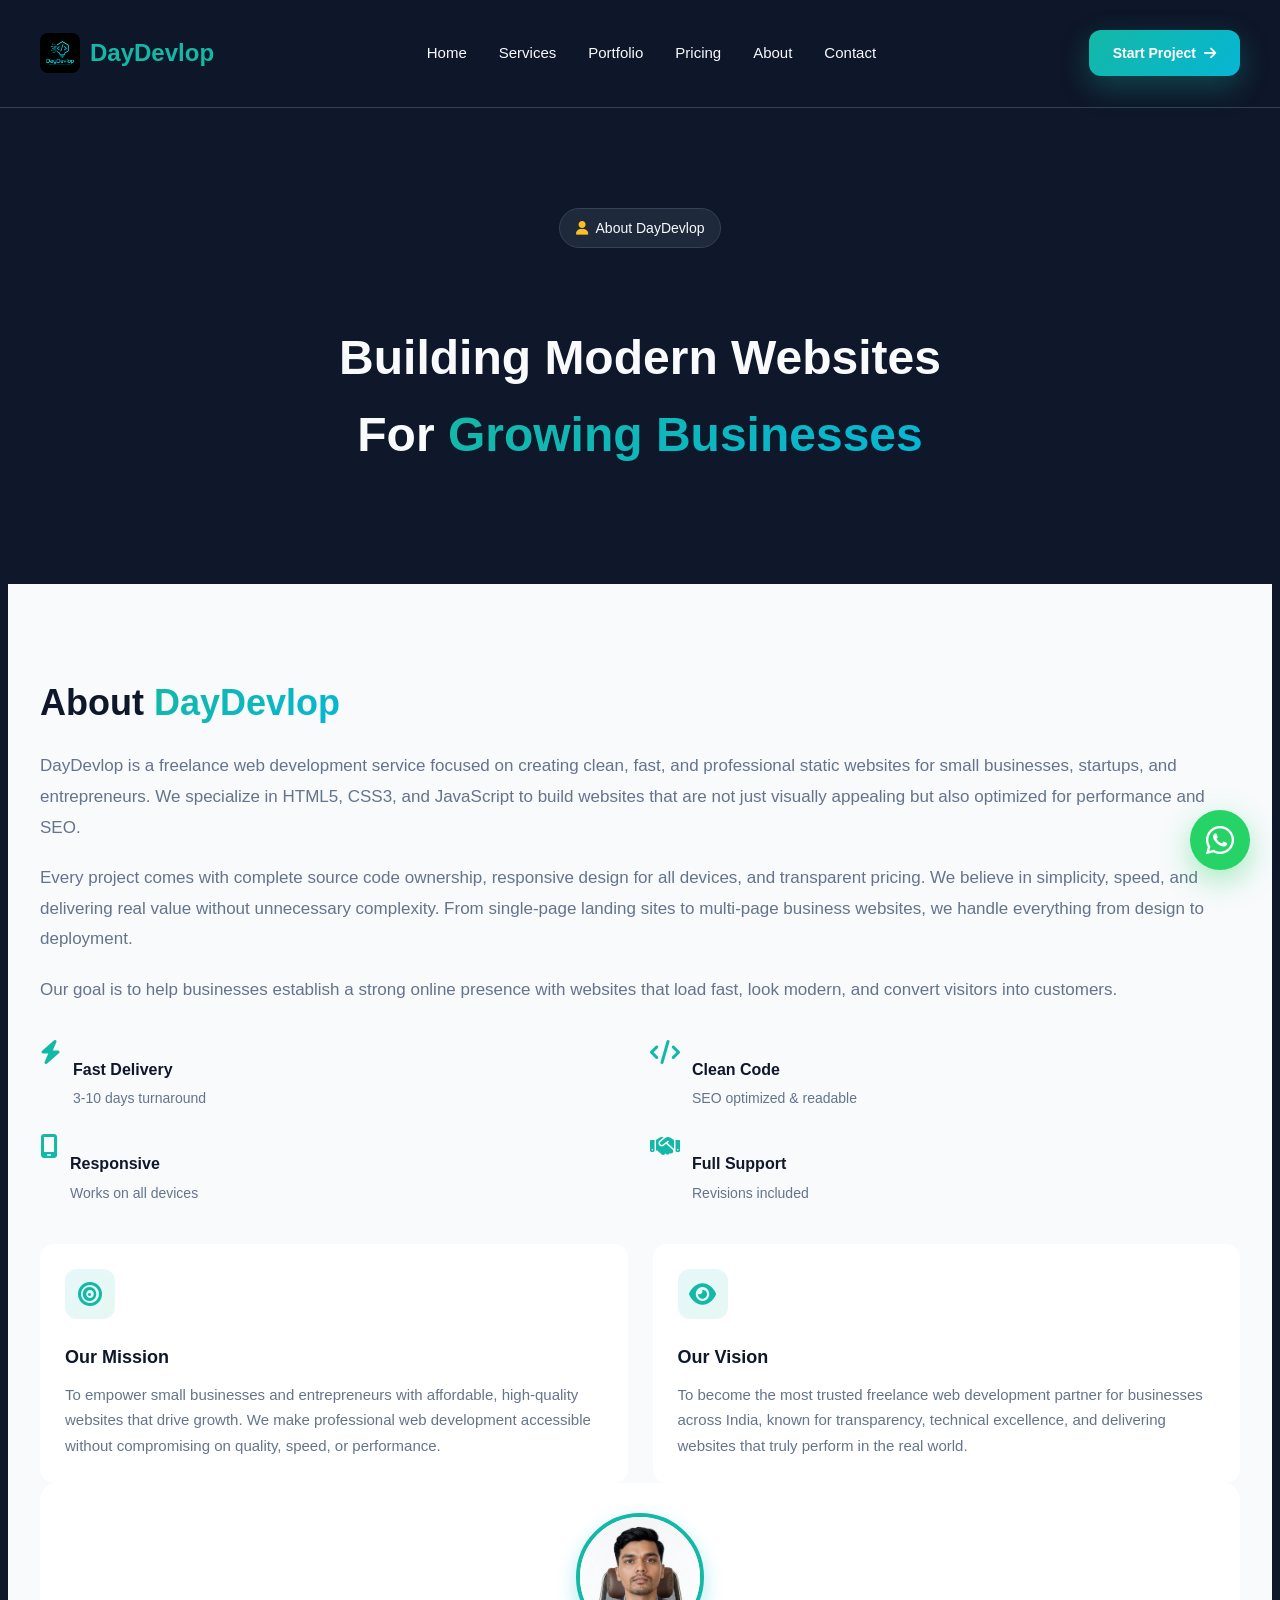
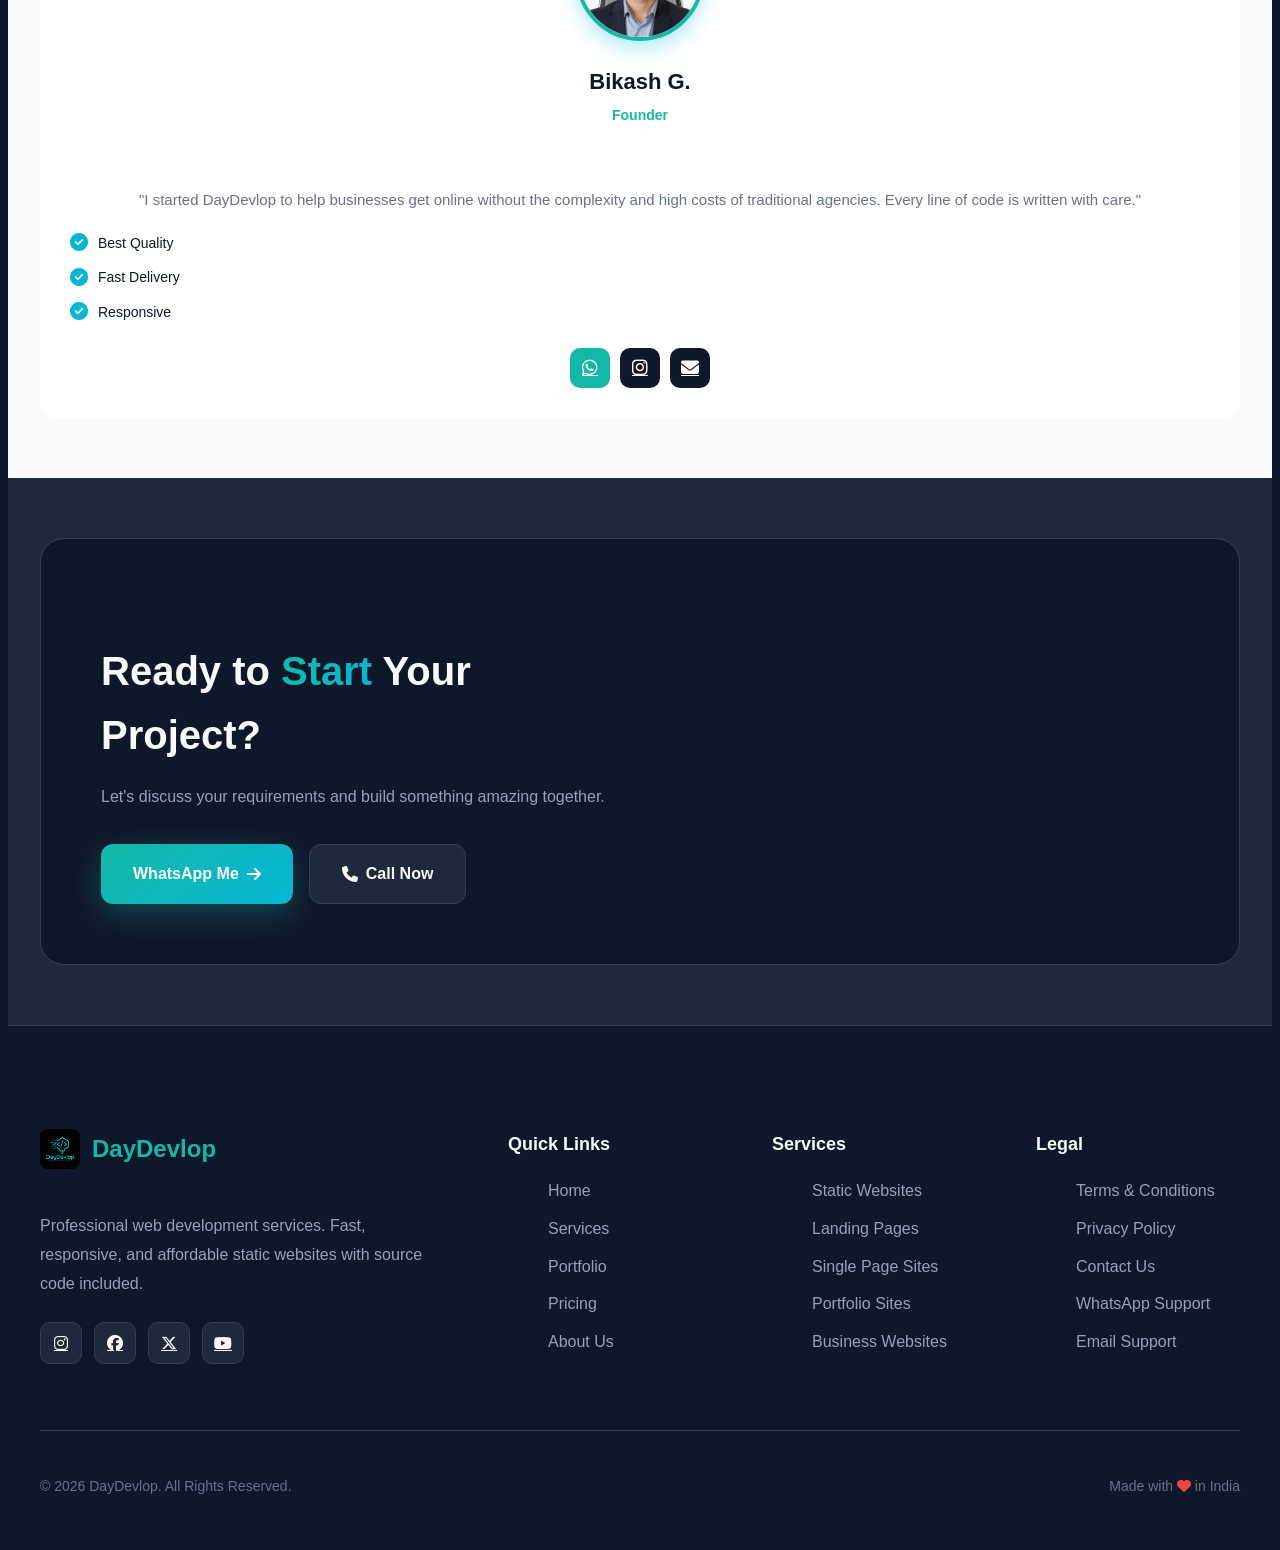
<file: about.html>
<!DOCTYPE html>
<html lang="en">
<head>
  <meta charset="UTF-8">
  <meta name="viewport" content="width=device-width, initial-scale=1.0">
  <title>About Us - DayDevlop</title>
  <link rel="stylesheet" href="style.css">
  <link rel="stylesheet" href="https://cdnjs.cloudflare.com/ajax/libs/font-awesome/6.5.1/css/all.min.css">
</head>
<body>
  <!-- Header -->
  <header class="header">
    <div class="container header-content">
      <div class="logo">
        <img src="Images/logo.png" alt="DayDevlop">
        <h1>DayDevlop</h1>
      </div>
      <nav class="nav" id="navMenu">
        <a href="index.html">Home</a>
        <a href="services.html">Services</a>
        <a href="portfolio.html">Portfolio</a>
        <a href="pricing.html">Pricing</a>
        <a href="about.html" class="active">About</a>
        <a href="contact.html">Contact</a>
      </nav>
      <a href="https://wa.me/917077134418?text=Hi%20DayDevlop%2C%20I%20want%20to%20start%20a%20project" class="btn-primary btn-small btn-animated" target="_blank">Start Project <i class="fa-solid fa-arrow-right"></i></a>
      <button class="menu-toggle" id="menuToggle"><i class="fa-solid fa-bars"></i></button>
    </div>
  </header>

  <!-- About Hero -->
  <section class="hero" style="padding: 120px 0 60px;">
    <div class="container">
      <div class="section-head">
        <div class="badge-top">
          <i class="fa-solid fa-user"></i> About DayDevlop
        </div>
        <h3>Building Modern Websites<br>For <span class="gradient-text">Growing Businesses</span></h3>
      </div>
    </div>
  </section>

  <!-- About Content -->
  <section class="about-section light-section" style="padding: 60px 0;">
    <div class="container">
      <div class="about-grid">
        <!-- Left Content -->
        <div class="about-content">
          <h2 style="font-size: 36px; margin-bottom: 20px; color: var(--dark);">About <span class="gradient-text">DayDevlop</span></h2>
          <p style="font-size: 17px; color: var(--gray); margin-bottom: 20px; line-height: 1.8;">
            DayDevlop is a freelance web development service focused on creating clean, fast, and professional static websites for small businesses, startups, and entrepreneurs. We specialize in HTML5, CSS3, and JavaScript to build websites that are not just visually appealing but also optimized for performance and SEO.
          </p>
          <p style="font-size: 17px; color: var(--gray); margin-bottom: 20px; line-height: 1.8;">
            Every project comes with complete source code ownership, responsive design for all devices, and transparent pricing. We believe in simplicity, speed, and delivering real value without unnecessary complexity. From single-page landing sites to multi-page business websites, we handle everything from design to deployment.
          </p>
          <p style="font-size: 17px; color: var(--gray); margin-bottom: 30px; line-height: 1.8;">
            Our goal is to help businesses establish a strong online presence with websites that load fast, look modern, and convert visitors into customers.
          </p>

          <div class="about-features" style="display: grid; grid-template-columns: 1fr 1fr; gap: 20px; margin-bottom: 40px;">
            <div style="display: flex; gap: 12px; align-items: start;">
              <i class="fa-solid fa-bolt" style="font-size: 24px; color: var(--primary); margin-top: 4px;"></i>
              <div>
                <h4 style="font-size: 16px; margin-bottom: 5px;">Fast Delivery</h4>
                <p style="font-size: 14px; color: var(--gray); margin: 0;">3-10 days turnaround</p>
              </div>
            </div>
            <div style="display: flex; gap: 12px; align-items: start;">
              <i class="fa-solid fa-code" style="font-size: 24px; color: var(--primary); margin-top: 4px;"></i>
              <div>
                <h4 style="font-size: 16px; margin-bottom: 5px;">Clean Code</h4>
                <p style="font-size: 14px; color: var(--gray); margin: 0;">SEO optimized & readable</p>
              </div>
            </div>
            <div style="display: flex; gap: 12px; align-items: start;">
              <i class="fa-solid fa-mobile-screen" style="font-size: 24px; color: var(--primary); margin-top: 4px;"></i>
              <div>
                <h4 style="font-size: 16px; margin-bottom: 5px;">Responsive</h4>
                <p style="font-size: 14px; color: var(--gray); margin: 0;">Works on all devices</p>
              </div>
            </div>
            <div style="display: flex; gap: 12px; align-items: start;">
              <i class="fa-solid fa-handshake" style="font-size: 24px; color: var(--primary); margin-top: 4px;"></i>
              <div>
                <h4 style="font-size: 16px; margin-bottom: 5px;">Full Support</h4>
                <p style="font-size: 14px; color: var(--gray); margin: 0;">Revisions included</p>
              </div>
            </div>
          </div>

          <!-- Mission & Vision -->
          <div class="mission-vision" style="display: grid; grid-template-columns: 1fr 1fr; gap: 25px; margin-top: 40px;">
            <div style="background: #fff; padding: 25px; border-radius: 14px; border: 1px solid var(--border);">
              <div style="width: 50px; height: 50px; background: linear-gradient(135deg, rgba(6, 182, 212, 0.1), rgba(16, 185, 129, 0.1)); border-radius: 12px; display: flex; align-items: center; justify-content: center; margin-bottom: 15px;">
                <i class="fa-solid fa-bullseye" style="font-size: 24px; color: var(--primary);"></i>
              </div>
              <h4 style="font-size: 18px; margin-bottom: 10px; color: var(--dark);">Our Mission</h4>
              <p style="font-size: 15px; color: var(--gray); line-height: 1.7; margin: 0;">
                To empower small businesses and entrepreneurs with affordable, high-quality websites that drive growth. We make professional web development accessible without compromising on quality, speed, or performance.
              </p>
            </div>
            <div style="background: #fff; padding: 25px; border-radius: 14px; border: 1px solid var(--border);">
              <div style="width: 50px; height: 50px; background: linear-gradient(135deg, rgba(6, 182, 212, 0.1), rgba(16, 185, 129, 0.1)); border-radius: 12px; display: flex; align-items: center; justify-content: center; margin-bottom: 15px;">
                <i class="fa-solid fa-eye" style="font-size: 24px; color: var(--primary);"></i>
              </div>
              <h4 style="font-size: 18px; margin-bottom: 10px; color: var(--dark);">Our Vision</h4>
              <p style="font-size: 15px; color: var(--gray); line-height: 1.7; margin: 0;">
                To become the most trusted freelance web development partner for businesses across India, known for transparency, technical excellence, and delivering websites that truly perform in the real world.
              </p>
            </div>
          </div>
        </div>

        <!-- Right Side - Founder -->
        <div class="founder-card" style="background: #fff; padding: 30px; border-radius: 16px; border: 1px solid var(--border); height: fit-content; position: sticky; top: 100px;">
          <div style="text-align: center; margin-bottom: 25px;">
            <img src="Images/aboutme.jpg" alt="Bikash G - Founder" style="width: 120px; height: 120px; border-radius: 50%; object-fit: cover; object-position: center top; border: 4px solid var(--primary); box-shadow: 0 8px 20px rgba(6, 182, 212, 0.3);">
            <h3 style="font-size: 22px; margin: 15px 0 5px; color: var(--dark);">Bikash G.</h3>
            <p style="font-size: 14px; color: var(--primary); font-weight: 600; margin: 0;">Founder </p>
          </div>
          
          <div style="border-top: 1px solid var(--border); padding-top: 20px;">
            <p style="font-size: 15px; color: var(--gray); line-height: 1.7; margin-bottom: 20px; text-align: center;">
              "I started DayDevlop to help businesses get online without the complexity and high costs of traditional agencies. Every line of code is written with care."
            </p>
            
            <div style="display: flex; flex-direction: column; gap: 12px;">
              <div style="display: flex; align-items: center; gap: 10px;">
                <i class="fa-solid fa-check-circle" style="color: var(--secondary); font-size: 18px;"></i>
                <span style="font-size: 14px; color: var(--dark);">Best Quality</span>
              </div>
              <div style="display: flex; align-items: center; gap: 10px;">
                <i class="fa-solid fa-check-circle" style="color: var(--secondary); font-size: 18px;"></i>
                <span style="font-size: 14px; color: var(--dark);">Fast Delivery</span>
              </div>
              <div style="display: flex; align-items: center; gap: 10px;">
                <i class="fa-solid fa-check-circle" style="color: var(--secondary); font-size: 18px;"></i>
                <span style="font-size: 14px; color: var(--dark);">Responsive</span>
              </div>
            </div>

            <div style="margin-top: 25px; display: flex; gap: 10px; justify-content: center;">
              <a href="https://wa.me/917077134418" target="_blank" style="width: 40px; height: 40px; background: var(--primary); border-radius: 10px; display: flex; align-items: center; justify-content: center; color: #fff; font-size: 18px;">
                <i class="fab fa-whatsapp"></i>
              </a>
              <a href="https://instagram.com/DayDevlop" target="_blank" style="width: 40px; height: 40px; background: var(--dark); border-radius: 10px; display: flex; align-items: center; justify-content: center; color: #fff; font-size: 18px;">
                <i class="fab fa-instagram"></i>
              </a>
              <a href="mailto:contact@DayDevlop.com" style="width: 40px; height: 40px; background: var(--dark); border-radius: 10px; display: flex; align-items: center; justify-content: center; color: #fff; font-size: 18px;">
                <i class="fa-solid fa-envelope"></i>
              </a>
            </div>
          </div>
        </div>
      </div>
    </div>
  </section>

  <!-- CTA Section -->
  <section class="cta" style="padding: 60px 0;">
    <div class="container">
      <div class="cta-box">
        <div class="cta-left">
          <h3>Ready to <span class="gradient-text">Start</span> Your<br>Project?</h3>
          <p>Let's discuss your requirements and build something amazing together.</p>
          <div class="cta-btns">
            <a href="https://wa.me/917077134418?text=Hi%20DayDevlop%2C%20I%20want%20to%20discuss%20my%20website%20project" class="btn-primary btn-animated" target="_blank">WhatsApp Me <i class="fa-solid fa-arrow-right"></i></a>
            <a href="tel:+917077134418" class="btn-secondary btn-animated"><i class="fa-solid fa-phone"></i> Call Now</a>
          </div>
        </div>
      </div>
    </div>
  </section>

  <!-- Footer -->
  <footer class="footer">
    <div class="container">
      <div class="footer-grid">
        <div class="footer-col">
          <div class="footer-logo">
            <img src="Images/logo.png" alt="DayDevlop">
            <h3>DayDevlop</h3>
          </div>
          <p>Professional web development services. Fast, responsive, and affordable static websites with source code included.</p>
          <div class="footer-socials">
    <a href="https://www.instagram.com/daydevlop?igsh=MXQxejdncHQyd3h6dA=" target="_blank"><i class="fab fa-instagram"></i></a>
    <a href="https://www.facebook.com/techtory.09" target="_blank"><i class="fab fa-facebook"></i></a>
    <a href="https://x.com/DayDevlop" target="_blank"><i class="fab fa-x-twitter"></i></a>
    <a href="https://youtube.com/@daydevlop?si=YmVyVssYXaMxvQwR" target="_blank"><i class="fab fa-youtube"></i></a>
</div>
        </div>
        
        <div class="footer-col">
          <h4>Quick Links</h4>
          <ul>
            <li><a href="index.html">Home</a></li>
            <li><a href="services.html">Services</a></li>
            <li><a href="portfolio.html">Portfolio</a></li>
            <li><a href="pricing.html">Pricing</a></li>
            <li><a href="about.html">About Us</a></li>
          </ul>
        </div>
        
        <div class="footer-col">
          <h4>Services</h4>
          <ul>
            <li><a href="services.html">Static Websites</a></li>
            <li><a href="services.html">Landing Pages</a></li>
            <li><a href="services.html">Single Page Sites</a></li>
            <li><a href="services.html">Portfolio Sites</a></li>
            <li><a href="services.html">Business Websites</a></li>
          </ul>
        </div>
        
        <div class="footer-col">
          <h4>Legal</h4>
          <ul>
            <li><a href="terms.html">Terms & Conditions</a></li>
            <li><a href="privacy.html">Privacy Policy</a></li>
            <li><a href="contact.html">Contact Us</a></li>
            <li><a href="https://wa.me/917077134418" target="_blank">WhatsApp Support</a></li>
            <li><a href="mailto:contact@DayDevlop.com">Email Support</a></li>
          </ul>
        </div>
      </div>
      
      <div class="footer-bottom">
        <p>© 2026 DayDevlop. All Rights Reserved.</p>
        <p>Made with <i class="fa-solid fa-heart" style="color: #ef4444;"></i> in India</p>
      </div>
    </div>
  </footer>

  <!-- WhatsApp Float Button -->
  <a href="https://wa.me/917077134418?text=Hi%20I%20want%20to%20discuss%20website" target="_blank" class="whatsapp-float">
    <i class="fab fa-whatsapp"></i>
  </a>

  <script src="script.js"></script>
</body>
</html>
</file>
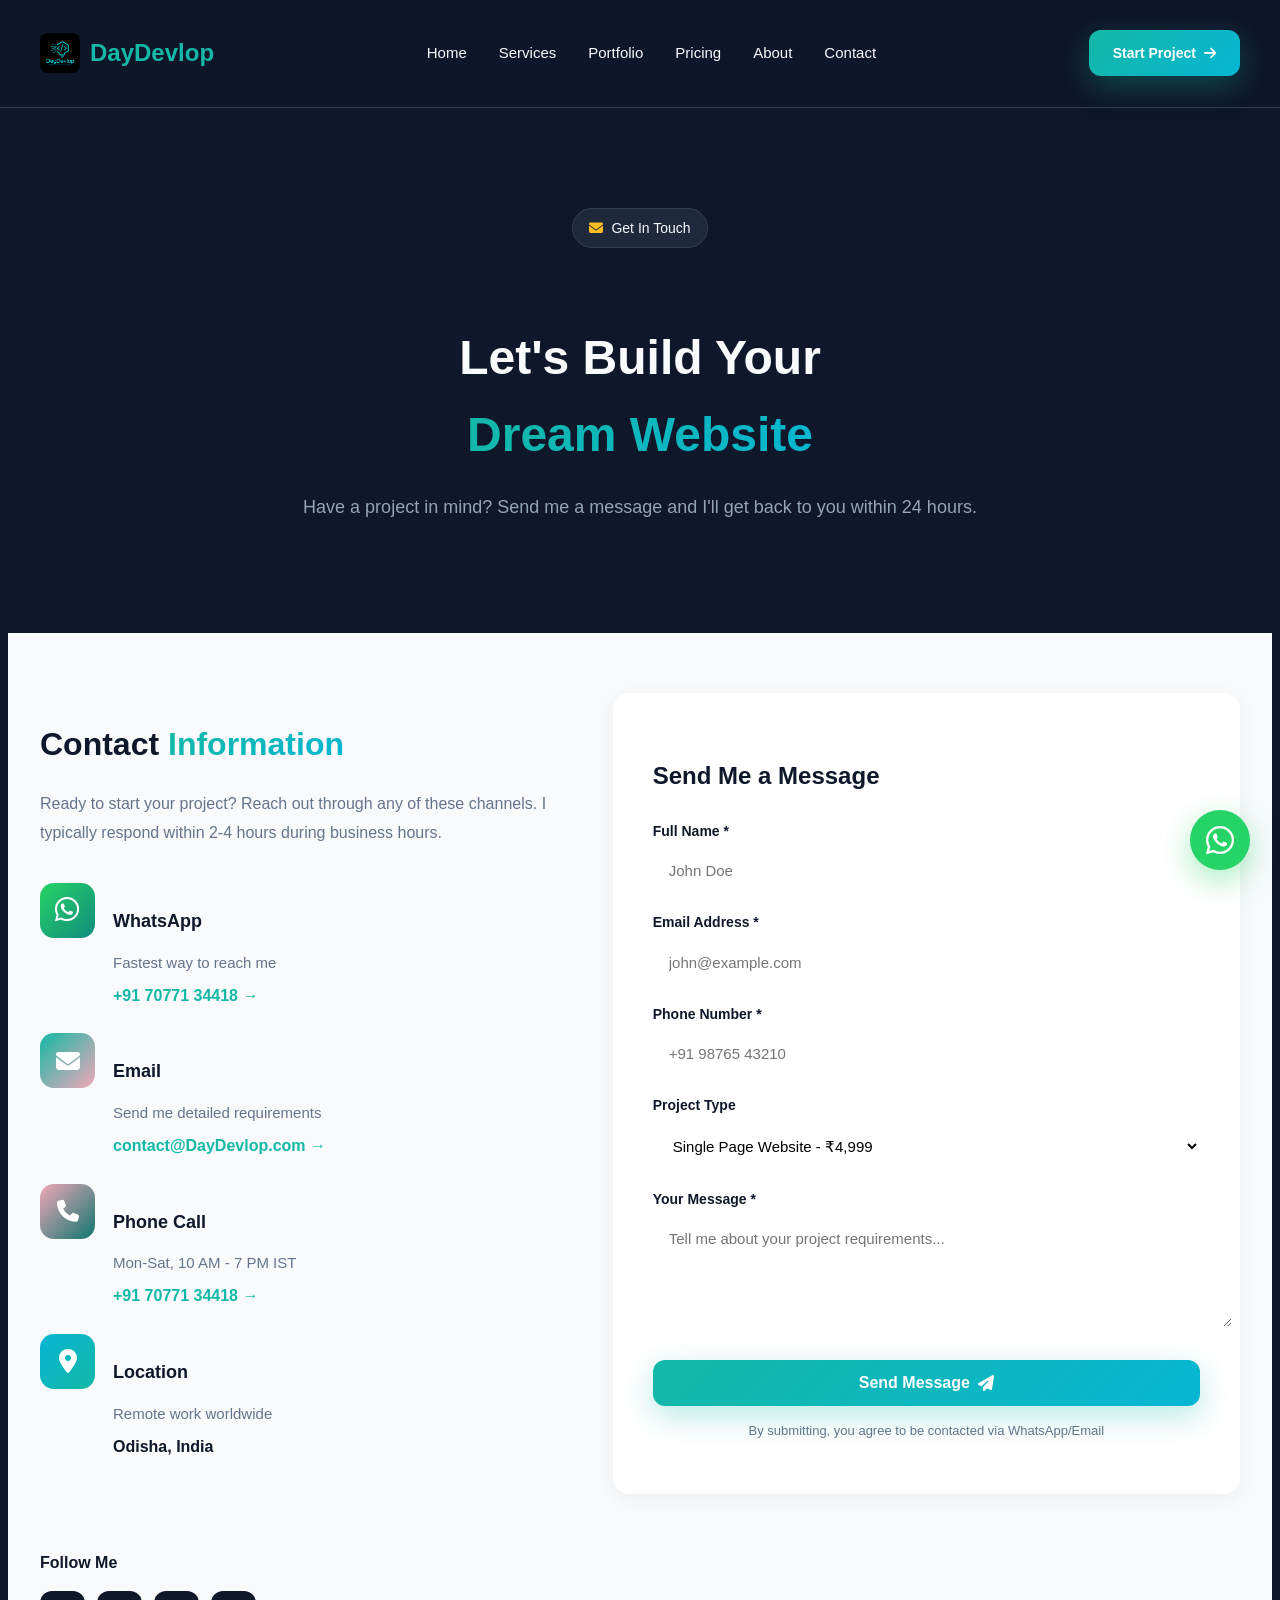
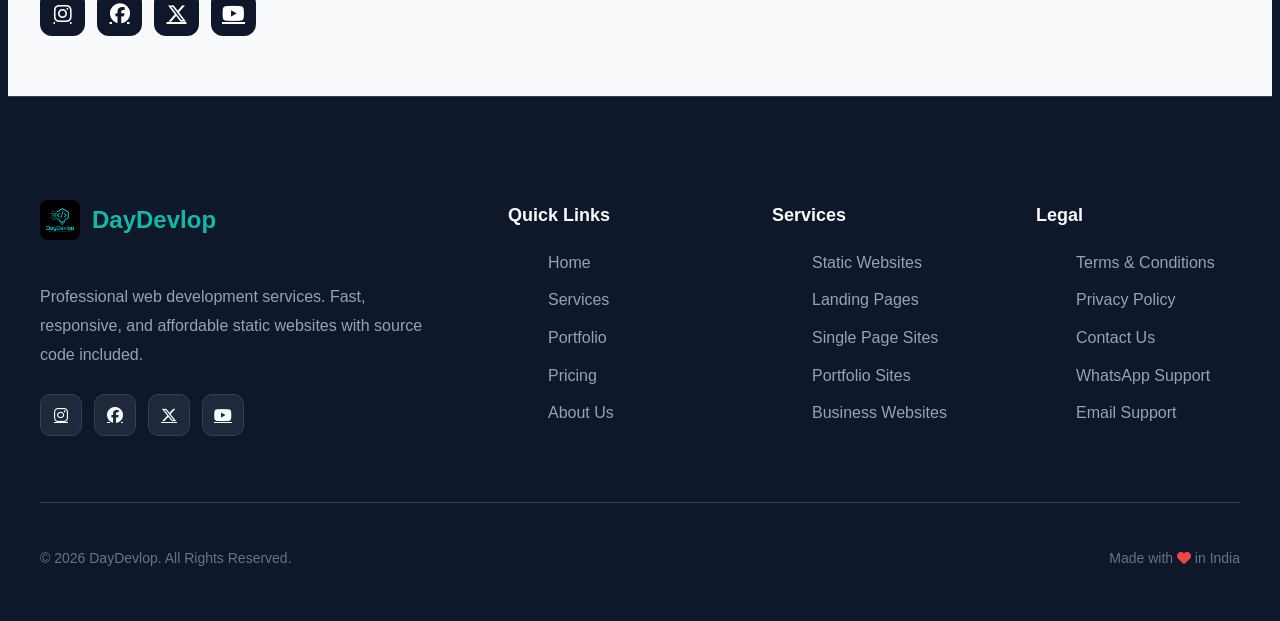
<file: contact.html>
<!DOCTYPE html>
<html lang="en">
<head>
  <meta charset="UTF-8">
  <meta name="viewport" content="width=device-width, initial-scale=1.0">
  <title>Contact Us - DayDevlop</title>
  <link rel="stylesheet" href="style.css">
  <link rel="stylesheet" href="https://cdnjs.cloudflare.com/ajax/libs/font-awesome/6.5.1/css/all.min.css">
</head>
<body>
  <!-- Header -->
  <header class="header">
    <div class="container header-content">
      <div class="logo">
        <img src="Images/logo.png" alt="DayDevlop">
        <h1>DayDevlop</h1>
      </div>
      <nav class="nav" id="navMenu">
        <a href="index.html">Home</a>
        <a href="services.html">Services</a>
        <a href="portfolio.html">Portfolio</a>
        <a href="pricing.html">Pricing</a>
        <a href="about.html">About</a>
        <a href="contact.html" class="active">Contact</a>
      </nav>
      <a href="https://wa.me/917077134418?text=Hi%20DayDevlop%2C%20I%20want%20to%20start%20a%20project" class="btn-primary btn-small btn-animated" target="_blank">Start Project <i class="fa-solid fa-arrow-right"></i></a>
      <button class="menu-toggle" id="menuToggle"><i class="fa-solid fa-bars"></i></button>
    </div>
  </header>

  <!-- Contact Hero -->
  <section class="hero" style="padding: 120px 0 60px;">
    <div class="container">
      <div class="section-head">
        <div class="badge-top">
          <i class="fa-solid fa-envelope"></i> Get In Touch
        </div>
        <h3>Let's Build Your<br><span class="gradient-text">Dream Website</span></h3>
        <p>Have a project in mind? Send me a message and I'll get back to you within 24 hours.</p>
      </div>
    </div>
  </section>

  <!-- Contact Section -->
  <section class="light-section" style="padding: 60px 0;">
    <div class="container">
      <div style="display: grid; grid-template-columns: 1fr 1.2fr; gap: 50px; align-items: start;">
        
        <!-- Left - Contact Info -->
        <div>
          <h2 style="font-size: 32px; margin-bottom: 20px; color: var(--dark);">Contact <span class="gradient-text">Information</span></h2>
          <p style="font-size: 16px; color: var(--gray); margin-bottom: 35px; line-height: 1.8;">
            Ready to start your project? Reach out through any of these channels. I typically respond within 2-4 hours during business hours.
          </p>

          <div style="display: flex; flex-direction: column; gap: 25px;">
            <!-- WhatsApp -->
            <div style="display: flex; gap: 18px; align-items: start;">
              <div style="width: 55px; height: 55px; background: linear-gradient(135deg, #25d366, #128c7e); border-radius: 14px; display: flex; align-items: center; justify-content: center; flex-shrink: 0;">
                <i class="fab fa-whatsapp" style="font-size: 28px; color: #fff;"></i>
              </div>
              <div>
                <h4 style="font-size: 18px; margin-bottom: 5px; color: var(--dark);">WhatsApp</h4>
                <p style="font-size: 15px; color: var(--gray); margin-bottom: 8px;">Fastest way to reach me</p>
                <a href="https://wa.me/917077134418?text=Hi%20DayDevlop%2C%20I%20want%20to%20discuss%20my%20website%20project" target="_blank" style="color: var(--primary); font-weight: 600; text-decoration: none;">+91 70771 34418 →</a>
              </div>
            </div>

            <!-- Email -->
            <div style="display: flex; gap: 18px; align-items: start;">
              <div style="width: 55px; height: 55px; background: linear-gradient(135deg, var(--primary), var(--accent)); border-radius: 14px; display: flex; align-items: center; justify-content: center; flex-shrink: 0;">
                <i class="fa-solid fa-envelope" style="font-size: 24px; color: #fff;"></i>
              </div>
              <div>
                <h4 style="font-size: 18px; margin-bottom: 5px; color: var(--dark);">Email</h4>
                <p style="font-size: 15px; color: var(--gray); margin-bottom: 8px;">Send me detailed requirements</p>
                <a href="mailto:contact@DayDevlop.com" style="color: var(--primary); font-weight: 600; text-decoration: none;">contact@DayDevlop.com →</a>
              </div>
            </div>

            <!-- Phone -->
            <div style="display: flex; gap: 18px; align-items: start;">
              <div style="width: 55px; height: 55px; background: linear-gradient(135deg, var(--accent), var(--primary-dark)); border-radius: 14px; display: flex; align-items: center; justify-content: center; flex-shrink: 0;">
                <i class="fa-solid fa-phone" style="font-size: 22px; color: #fff;"></i>
              </div>
              <div>
                <h4 style="font-size: 18px; margin-bottom: 5px; color: var(--dark);">Phone Call</h4>
                <p style="font-size: 15px; color: var(--gray); margin-bottom: 8px;">Mon-Sat, 10 AM - 7 PM IST</p>
                <a href="tel:+917077134418" style="color: var(--primary); font-weight: 600; text-decoration: none;">+91 70771 34418 →</a>
              </div>
            </div>

            <!-- Location -->
            <div style="display: flex; gap: 18px; align-items: start;">
              <div style="width: 55px; height: 55px; background: linear-gradient(135deg, var(--secondary), var(--primary)); border-radius: 14px; display: flex; align-items: center; justify-content: center; flex-shrink: 0;">
                <i class="fa-solid fa-location-dot" style="font-size: 24px; color: #fff;"></i>
              </div>
              <div>
                <h4 style="font-size: 18px; margin-bottom: 5px; color: var(--dark);">Location</h4>
                <p style="font-size: 15px; color: var(--gray); margin-bottom: 8px;">Remote work worldwide</p>
                <span style="color: var(--dark); font-weight: 600;">Odisha, India</span>
              </div>
            </div>
          </div>

          <!-- Social Links -->
          <div style="margin-top: 40px; padding-top: 30px; border-top: 1px solid var(--border);">
            <h4 style="font-size: 16px; margin-bottom: 15px; color: var(--dark);">Follow Me</h4>
            <div style="display: flex; gap: 12px;">
              <a href="https://instagram.com/DayDevlop" target="_blank" style="width: 45px; height: 45px; background: var(--dark); border-radius: 12px; display: flex; align-items: center; justify-content: center; color: #fff; font-size: 20px; transition: 0.3s;">
                <i class="fab fa-instagram"></i>
              </a>
              <a href="https://facebook.com/DayDevlop" target="_blank" style="width: 45px; height: 45px; background: var(--dark); border-radius: 12px; display: flex; align-items: center; justify-content: center; color: #fff; font-size: 20px; transition: 0.3s;">
                <i class="fab fa-facebook"></i>
              </a>
              <a href="https://x.com/DayDevlop" target="_blank" style="width: 45px; height: 45px; background: var(--dark); border-radius: 12px; display: flex; align-items: center; justify-content: center; color: #fff; font-size: 20px; transition: 0.3s;">
                <i class="fab fa-x-twitter"></i>
              </a>
              <a href="https://youtube.com/@DayDevlop" target="_blank" style="width: 45px; height: 45px; background: var(--dark); border-radius: 12px; display: flex; align-items: center; justify-content: center; color: #fff; font-size: 20px; transition: 0.3s;">
                <i class="fab fa-youtube"></i>
              </a>
            </div>
          </div>
        </div>

        <!-- Right - Contact Form -->
        <div style="background: #fff; padding: 40px; border-radius: 16px; border: 1px solid var(--border); box-shadow: 0 4px 20px rgba(0,0,0,0.05);">
          <h3 style="font-size: 24px; margin-bottom: 25px; color: var(--dark);">Send Me a Message</h3>
          <form id="contactForm">
            <div style="margin-bottom: 20px;">
              <label style="display: block; font-size: 14px; font-weight: 600; color: var(--dark); margin-bottom: 8px;">Full Name *</label>
              <input type="text" id="name" required style="width: 100%; padding: 12px 16px; border: 1px solid var(--border); border-radius: 10px; font-size: 15px; font-family: inherit; transition: 0.3s;" placeholder="John Doe">
            </div>

            <div style="margin-bottom: 20px;">
              <label style="display: block; font-size: 14px; font-weight: 600; color: var(--dark); margin-bottom: 8px;">Email Address *</label>
              <input type="email" id="email" required style="width: 100%; padding: 12px 16px; border: 1px solid var(--border); border-radius: 10px; font-size: 15px; font-family: inherit; transition: 0.3s;" placeholder="john@example.com">
            </div>

            <div style="margin-bottom: 20px;">
              <label style="display: block; font-size: 14px; font-weight: 600; color: var(--dark); margin-bottom: 8px;">Phone Number *</label>
              <input type="tel" id="phone" required style="width: 100%; padding: 12px 16px; border: 1px solid var(--border); border-radius: 10px; font-size: 15px; font-family: inherit; transition: 0.3s;" placeholder="+91 98765 43210">
            </div>

            <div style="margin-bottom: 20px;">
              <label style="display: block; font-size: 14px; font-weight: 600; color: var(--dark); margin-bottom: 8px;">Project Type</label>
              <select id="projectType" style="width: 100%; padding: 12px 16px; border: 1px solid var(--border); border-radius: 10px; font-size: 15px; font-family: inherit; transition: 0.3s; background: #fff;">
                <option value="Single Page Website">Single Page Website - ₹4,999</option>
                <option value="Multi-Page Website">Multi-Page Website - ₹9,999</option>
                <option value="Landing Page">Landing Page - ₹2,999</option>
                <option value="Portfolio Website">Portfolio Website - ₹4,999</option>
                <option value="Custom Project">Custom Project - Get Quote</option>
              </select>
            </div>

            <div style="margin-bottom: 25px;">
              <label style="display: block; font-size: 14px; font-weight: 600; color: var(--dark); margin-bottom: 8px;">Your Message *</label>
              <textarea id="message" required rows="5" style="width: 100%; padding: 12px 16px; border: 1px solid var(--border); border-radius: 10px; font-size: 15px; font-family: inherit; transition: 0.3s; resize: vertical;" placeholder="Tell me about your project requirements..."></textarea>
            </div>

            <button type="submit" class="btn-primary btn-animated" style="width: 100%; justify-content: center; padding: 14px; font-size: 16px;">
              Send Message <i class="fa-solid fa-paper-plane"></i>
            </button>

            <p style="font-size: 13px; color: var(--gray); text-align: center; margin-top: 15px;">
              By submitting, you agree to be contacted via WhatsApp/Email
            </p>
          </form>
        </div>
      </div>
    </div>
  </section>

  <!-- Footer -->
  <footer class="footer">
    <div class="container">
      <div class="footer-grid">
        <div class="footer-col">
          <div class="footer-logo">
            <img src="Images/logo.png" alt="DayDevlop">
            <h3>DayDevlop</h3>
          </div>
          <p>Professional web development services. Fast, responsive, and affordable static websites with source code included.</p>
          <div class="footer-socials">
    <a href="https://www.instagram.com/daydevlop?igsh=MXQxejdncHQyd3h6dA=" target="_blank"><i class="fab fa-instagram"></i></a>
    <a href="https://www.facebook.com/techtory.09" target="_blank"><i class="fab fa-facebook"></i></a>
    <a href="https://x.com/DayDevlop" target="_blank"><i class="fab fa-x-twitter"></i></a>
    <a href="https://youtube.com/@daydevlop?si=YmVyVssYXaMxvQwR" target="_blank"><i class="fab fa-youtube"></i></a>
</div>
        </div>
        
        <div class="footer-col">
          <h4>Quick Links</h4>
          <ul>
            <li><a href="index.html">Home</a></li>
            <li><a href="services.html">Services</a></li>
            <li><a href="portfolio.html">Portfolio</a></li>
            <li><a href="pricing.html">Pricing</a></li>
            <li><a href="about.html">About Us</a></li>
          </ul>
        </div>
        
        <div class="footer-col">
          <h4>Services</h4>
          <ul>
            <li><a href="services.html">Static Websites</a></li>
            <li><a href="services.html">Landing Pages</a></li>
            <li><a href="services.html">Single Page Sites</a></li>
            <li><a href="services.html">Portfolio Sites</a></li>
            <li><a href="services.html">Business Websites</a></li>
          </ul>
        </div>
        
        <div class="footer-col">
          <h4>Legal</h4>
          <ul>
            <li><a href="terms.html">Terms & Conditions</a></li>
            <li><a href="privacy.html">Privacy Policy</a></li>
            <li><a href="contact.html">Contact Us</a></li>
            <li><a href="https://wa.me/917077134418" target="_blank">WhatsApp Support</a></li>
            <li><a href="mailto:contact@DayDevlop.com">Email Support</a></li>
          </ul>
        </div>
      </div>
      
      <div class="footer-bottom">
        <p>© 2026 DayDevlop. All Rights Reserved.</p>
        <p>Made with <i class="fa-solid fa-heart" style="color: #ef4444;"></i> in India</p>
      </div>
    </div>
  </footer>

  <!-- WhatsApp Float Button -->
  <a href="https://wa.me/917077134418?text=Hi%20I%20want%20to%20discuss%20website" target="_blank" class="whatsapp-float">
    <i class="fab fa-whatsapp"></i>
  </a>

  <script src="script.js"></script>
</body>
</html>
</file>
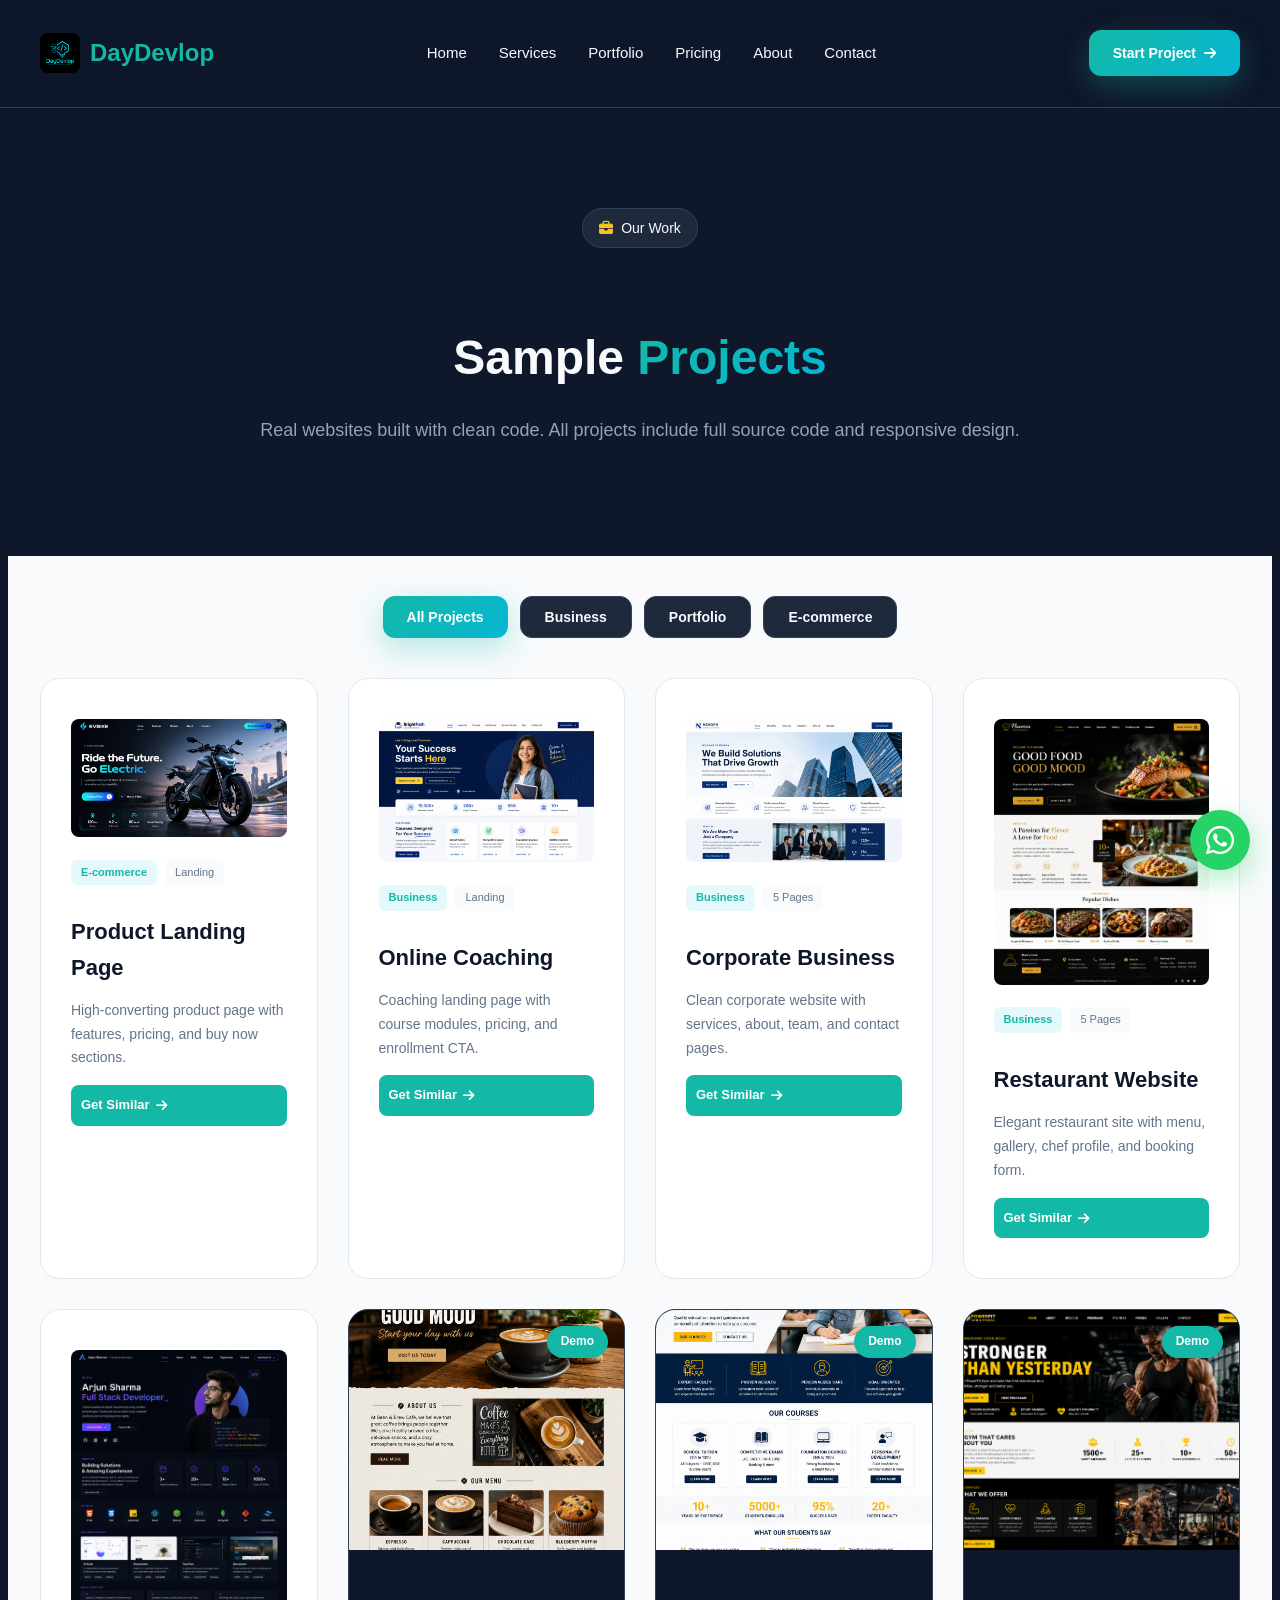
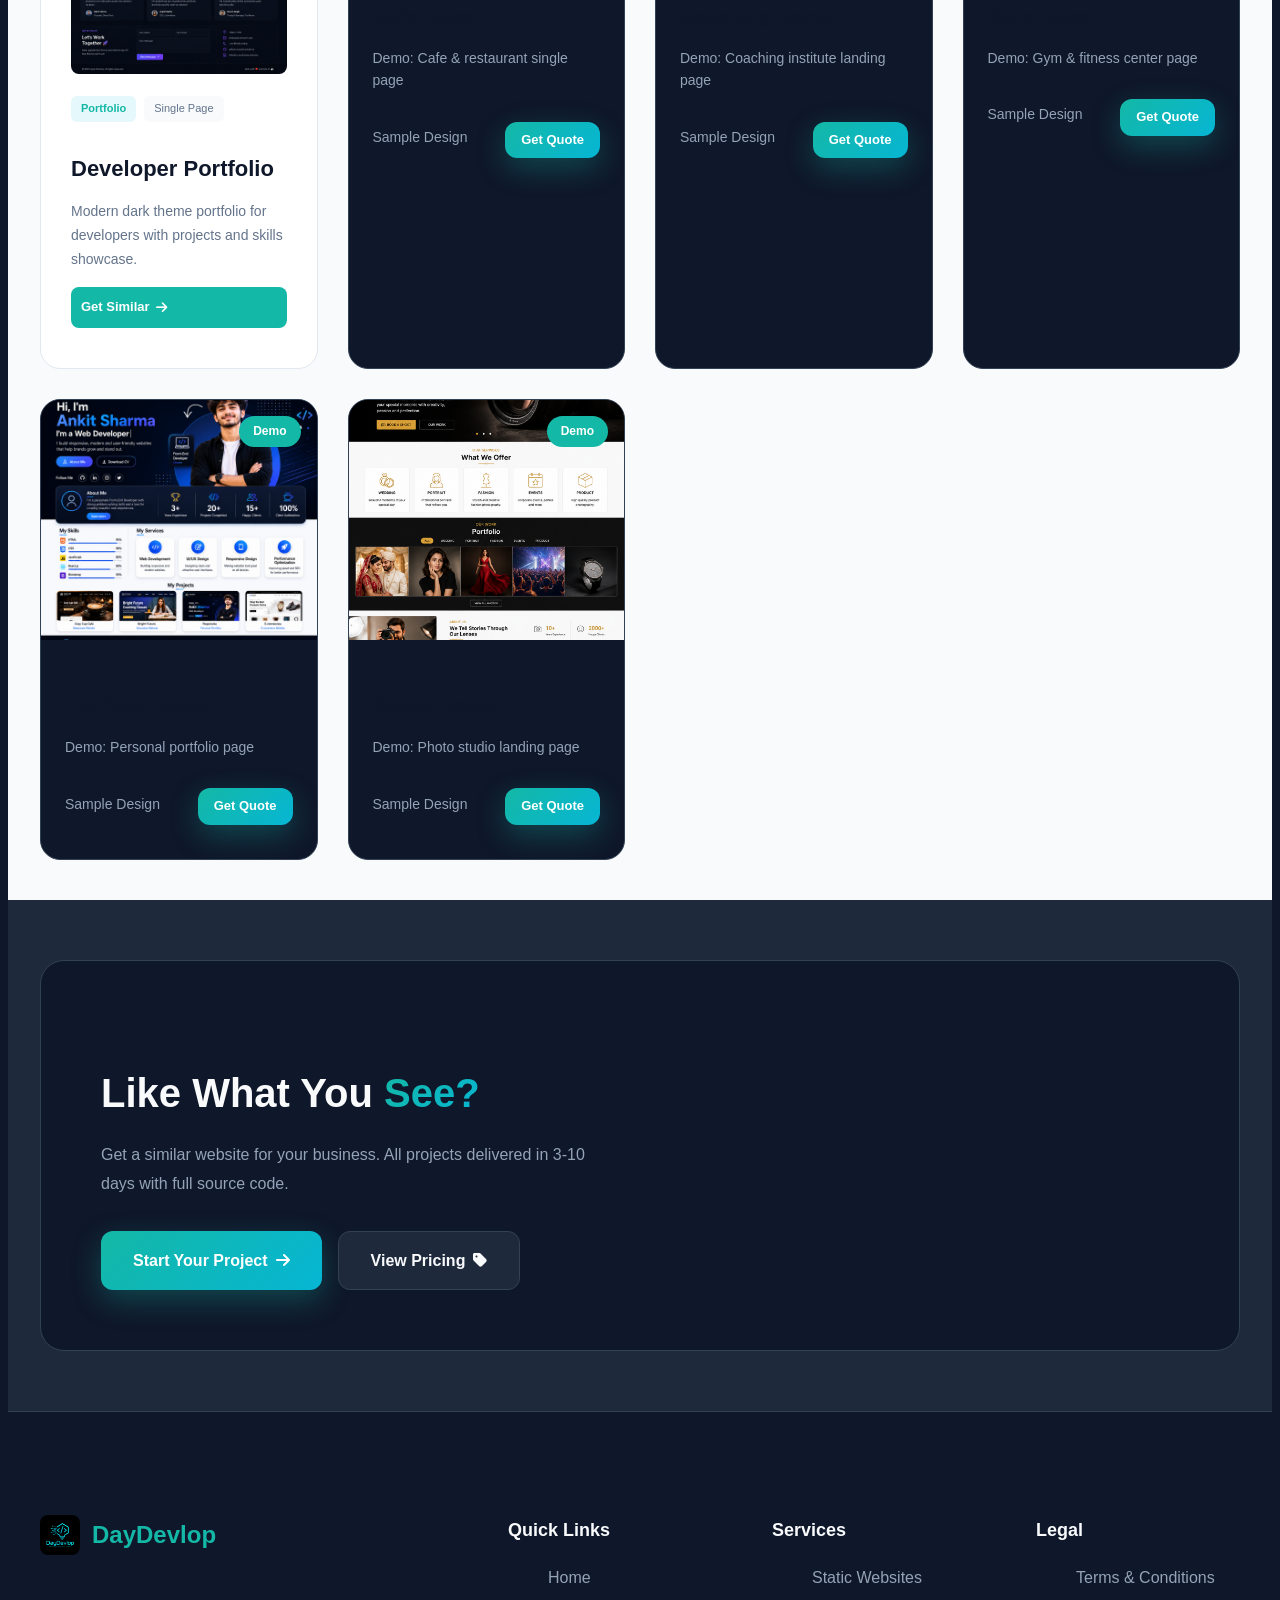
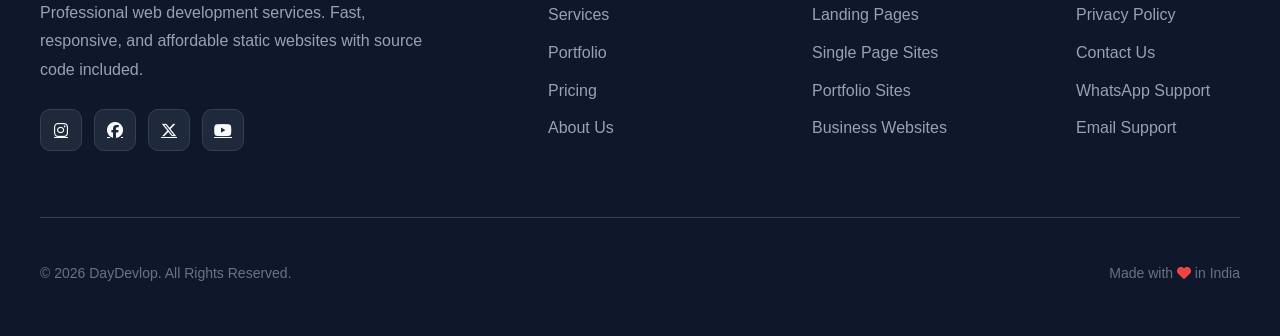
<file: portfolio.html>
<!DOCTYPE html>
<html lang="en">
<head>
  <meta charset="UTF-8">
  <meta name="viewport" content="width=device-width, initial-scale=1.0">
  <title>Portfolio - DayDevlop</title>
  <link rel="stylesheet" href="style.css">
  <link rel="stylesheet" href="https://cdnjs.cloudflare.com/ajax/libs/font-awesome/6.5.1/css/all.min.css">
</head>
<body>
  <!-- Header -->
  <header class="header">
    <div class="container header-content">
      <div class="logo">
        <img src="Images/logo.png" alt="DayDevlop">
        <h1>DayDevlop</h1>
      </div>
      <nav class="nav" id="navMenu">
        <a href="index.html">Home</a>
        <a href="services.html">Services</a>
        <a href="portfolio.html" class="active">Portfolio</a>
        <a href="pricing.html">Pricing</a>
        <a href="about.html">About</a>
        <a href="contact.html">Contact</a>
      </nav>
      <a href="https://wa.me/917077134418?text=Hi%20DayDevlop%2C%20I%20want%20to%20start%20a%20project" class="btn-primary btn-small btn-animated" target="_blank">Start Project <i class="fa-solid fa-arrow-right"></i></a>
      <button class="menu-toggle" id="menuToggle"><i class="fa-solid fa-bars"></i></button>
    </div>
  </header>

  <!-- Portfolio Hero -->
  <section class="hero" style="padding: 120px 0 60px;">
    <div class="container">
      <div class="section-head">
        <div class="badge-top">
          <i class="fa-solid fa-briefcase"></i> Our Work
        </div>
        <h3>Sample <span class="gradient-text">Projects</span></h3>
        <p>Real websites built with clean code. All projects include full source code and responsive design.</p>
      </div>
    </div>
  </section>

  <!-- Portfolio Filter -->
  <section class="services light-section" style="padding: 40px 0;">
    <div class="container">
      <div style="display: flex; justify-content: center; gap: 12px; flex-wrap: wrap; margin-bottom: 40px;">
        <button class="btn-primary btn-small filter-btn active" data-filter="all">All Projects</button>
        <button class="btn-secondary btn-small filter-btn" data-filter="business">Business</button>
        <button class="btn-secondary btn-small filter-btn" data-filter="portfolio">Portfolio</button>
        <button class="btn-secondary btn-small filter-btn" data-filter="ecommerce">E-commerce</button>
      </div>

      <!-- Portfolio Grid -->
      <div class="services-grid" id="portfolioGrid">
        
        <!-- 1. Product Landing -->
        <div class="service-card portfolio-item" data-category="ecommerce">
          <img src="Images/product.png" alt="Product Landing Page" style="width: 100%; border-radius: 8px; margin-bottom: 15px; border: 1px solid var(--border);">
          <div style="display: flex; gap: 8px; margin-bottom: 12px;">
            <span style="font-size: 11px; padding: 4px 10px; background: rgba(6, 182, 212, 0.1); color: var(--primary); border-radius: 6px; font-weight: 600;">E-commerce</span>
            <span style="font-size: 11px; padding: 4px 10px; background: var(--light); color: var(--gray); border-radius: 6px;">Landing</span>
          </div>
          <h4>Product Landing Page</h4>
          <p style="font-size: 14px; color: var(--gray); margin-bottom: 15px;">High-converting product page with features, pricing, and buy now sections.</p>
          <div style="display: flex; gap: 10px;">
            <a href="https://wa.me/917077134418?text=Hi%20I%20want%20Product%20Landing%20like%20this" target="_blank" style="flex: 1; text-align: center; padding: 10px; background: var(--primary); color: #fff; border-radius: 8px; font-size: 13px; font-weight: 600;">Get Similar <i class="fa-solid fa-arrow-right"></i></a>
          </div>
        </div>

        <!-- 2. Coaching Website -->
        <div class="service-card portfolio-item" data-category="business">
          <img src="Images/coaching.png" alt="Coaching Website" style="width: 100%; border-radius: 8px; margin-bottom: 15px; border: 1px solid var(--border);">
          <div style="display: flex; gap: 8px; margin-bottom: 12px;">
            <span style="font-size: 11px; padding: 4px 10px; background: rgba(6, 182, 212, 0.1); color: var(--primary); border-radius: 6px; font-weight: 600;">Business</span>
            <span style="font-size: 11px; padding: 4px 10px; background: var(--light); color: var(--gray); border-radius: 6px;">Landing</span>
          </div>
          <h4>Online Coaching</h4>
          <p style="font-size: 14px; color: var(--gray); margin-bottom: 15px;">Coaching landing page with course modules, pricing, and enrollment CTA.</p>
          <div style="display: flex; gap: 10px;">
            <a href="https://wa.me/917077134418?text=Hi%20I%20want%20Coaching%20Website%20like%20this" target="_blank" style="flex: 1; text-align: center; padding: 10px; background: var(--primary); color: #fff; border-radius: 8px; font-size: 13px; font-weight: 600;">Get Similar <i class="fa-solid fa-arrow-right"></i></a>
          </div>
        </div>

        <!-- 3. Corporate Business -->
        <div class="service-card portfolio-item" data-category="business">
          <img src="Images/corporate.png" alt="Corporate Website" style="width: 100%; border-radius: 8px; margin-bottom: 15px; border: 1px solid var(--border);">
          <div style="display: flex; gap: 8px; margin-bottom: 12px;">
            <span style="font-size: 11px; padding: 4px 10px; background: rgba(6, 182, 212, 0.1); color: var(--primary); border-radius: 6px; font-weight: 600;">Business</span>
            <span style="font-size: 11px; padding: 4px 10px; background: var(--light); color: var(--gray); border-radius: 6px;">5 Pages</span>
          </div>
          <h4>Corporate Business</h4>
          <p style="font-size: 14px; color: var(--gray); margin-bottom: 15px;">Clean corporate website with services, about, team, and contact pages.</p>
          <div style="display: flex; gap: 10px;">
            <a href="https://wa.me/917077134418?text=Hi%20I%20want%20Corporate%20website%20like%20this" target="_blank" style="flex: 1; text-align: center; padding: 10px; background: var(--primary); color: #fff; border-radius: 8px; font-size: 13px; font-weight: 600;">Get Similar <i class="fa-solid fa-arrow-right"></i></a>
          </div>
        </div>

        <!-- 4. Restaurant Website -->
        <div class="service-card portfolio-item" data-category="business">
          <img src="Images/restaurant.png" alt="Restaurant Website" style="width: 100%; border-radius: 8px; margin-bottom: 15px; border: 1px solid var(--border);">
          <div style="display: flex; gap: 8px; margin-bottom: 12px;">
            <span style="font-size: 11px; padding: 4px 10px; background: rgba(6, 182, 212, 0.1); color: var(--primary); border-radius: 6px; font-weight: 600;">Business</span>
            <span style="font-size: 11px; padding: 4px 10px; background: var(--light); color: var(--gray); border-radius: 6px;">5 Pages</span>
          </div>
          <h4>Restaurant Website</h4>
          <p style="font-size: 14px; color: var(--gray); margin-bottom: 15px;">Elegant restaurant site with menu, gallery, chef profile, and booking form.</p>
          <div style="display: flex; gap: 10px;">
            <a href="https://wa.me/917077134418?text=Hi%20I%20want%20Restaurant%20website%20like%20this" target="_blank" style="flex: 1; text-align: center; padding: 10px; background: var(--primary); color: #fff; border-radius: 8px; font-size: 13px; font-weight: 600;">Get Similar <i class="fa-solid fa-arrow-right"></i></a>
          </div>
        </div>

        <!-- 5. Developer Portfolio -->
        <div class="service-card portfolio-item" data-category="portfolio">
          <img src="Images/developer.png" alt="Developer Portfolio" style="width: 100%; border-radius: 8px; margin-bottom: 15px; border: 1px solid var(--border);">
          <div style="display: flex; gap: 8px; margin-bottom: 12px;">
            <span style="font-size: 11px; padding: 4px 10px; background: rgba(6, 182, 212, 0.1); color: var(--primary); border-radius: 6px; font-weight: 600;">Portfolio</span>
            <span style="font-size: 11px; padding: 4px 10px; background: var(--light); color: var(--gray); border-radius: 6px;">Single Page</span>
          </div>
          <h4>Developer Portfolio</h4>
          <p style="font-size: 14px; color: var(--gray); margin-bottom: 15px;">Modern dark theme portfolio for developers with projects and skills showcase.</p>
          <div style="display: flex; gap: 10px;">
            <a href="https://wa.me/917077134418?text=Hi%20I%20want%20Developer%20Portfolio%20like%20this" target="_blank" style="flex: 1; text-align: center; padding: 10px; background: var(--primary); color: #fff; border-radius: 8px; font-size: 13px; font-weight: 600;">Get Similar <i class="fa-solid fa-arrow-right"></i></a>
          </div>
        </div>

      </div>
    </div>
  </section>

  <!-- CTA -->
  <section class="cta" style="padding: 60px 0;">
    <div class="container">
      <div class="cta-box">
        <div class="cta-left">
          <h3>Like What You <span class="gradient-text">See?</span></h3>
          <p>Get a similar website for your business. All projects delivered in 3-10 days with full source code.</p>
          <div class="cta-btns">
            <a href="https://wa.me/917077134418?text=Hi%20DayDevlop%2C%20I%20saw%20your%20portfolio%20and%20want%20a%20website" class="btn-primary btn-animated" target="_blank">Start Your Project <i class="fa-solid fa-arrow-right"></i></a>
            <a href="pricing.html" class="btn-secondary btn-animated">View Pricing <i class="fa-solid fa-tag"></i></a>
          </div>
        </div>
      </div>
    </div>
  </section>

  <!-- Footer -->
  <footer class="footer">
    <div class="container">
      <div class="footer-grid">
        <div class="footer-col">
          <div class="footer-logo">
            <img src="Images/logo.png" alt="DayDevlop">
            <h3>DayDevlop</h3>
          </div>
          <p>Professional web development services. Fast, responsive, and affordable static websites with source code included.</p>
          <div class="footer-socials">
    <a href="https://www.instagram.com/daydevlop?igsh=MXQxejdncHQyd3h6dA=" target="_blank"><i class="fab fa-instagram"></i></a>
    <a href="https://www.facebook.com/techtory.09" target="_blank"><i class="fab fa-facebook"></i></a>
    <a href="https://x.com/DayDevlop" target="_blank"><i class="fab fa-x-twitter"></i></a>
    <a href="https://youtube.com/@daydevlop?si=YmVyVssYXaMxvQwR" target="_blank"><i class="fab fa-youtube"></i></a>
</div>
        </div>
        
        <div class="footer-col">
          <h4>Quick Links</h4>
          <ul>
            <li><a href="index.html">Home</a></li>
            <li><a href="services.html">Services</a></li>
            <li><a href="portfolio.html">Portfolio</a></li>
            <li><a href="pricing.html">Pricing</a></li>
            <li><a href="about.html">About Us</a></li>
          </ul>
        </div>
        
        <div class="footer-col">
          <h4>Services</h4>
          <ul>
            <li><a href="services.html">Static Websites</a></li>
            <li><a href="services.html">Landing Pages</a></li>
            <li><a href="services.html">Single Page Sites</a></li>
            <li><a href="services.html">Portfolio Sites</a></li>
            <li><a href="services.html">Business Websites</a></li>
          </ul>
        </div>
        
        <div class="footer-col">
          <h4>Legal</h4>
          <ul>
            <li><a href="terms.html">Terms & Conditions</a></li>
            <li><a href="privacy.html">Privacy Policy</a></li>
            <li><a href="contact.html">Contact Us</a></li>
            <li><a href="https://wa.me/917077134418" target="_blank">WhatsApp Support</a></li>
            <li><a href="mailto:contact@DayDevlop.com">Email Support</a></li>
          </ul>
        </div>
      </div>
      
      <div class="footer-bottom">
        <p>© 2026 DayDevlop. All Rights Reserved.</p>
        <p>Made with <i class="fa-solid fa-heart" style="color: #ef4444;"></i> in India</p>
      </div>
    </div>
  </footer>

  <!-- WhatsApp Float Button -->
  <a href="https://wa.me/917077134418?text=Hi%20I%20want%20to%20discuss%20website" target="_blank" class="whatsapp-float">
    <i class="fab fa-whatsapp"></i>
  </a>

  <script src="script.js"></script>
</body>
</html>
</file>
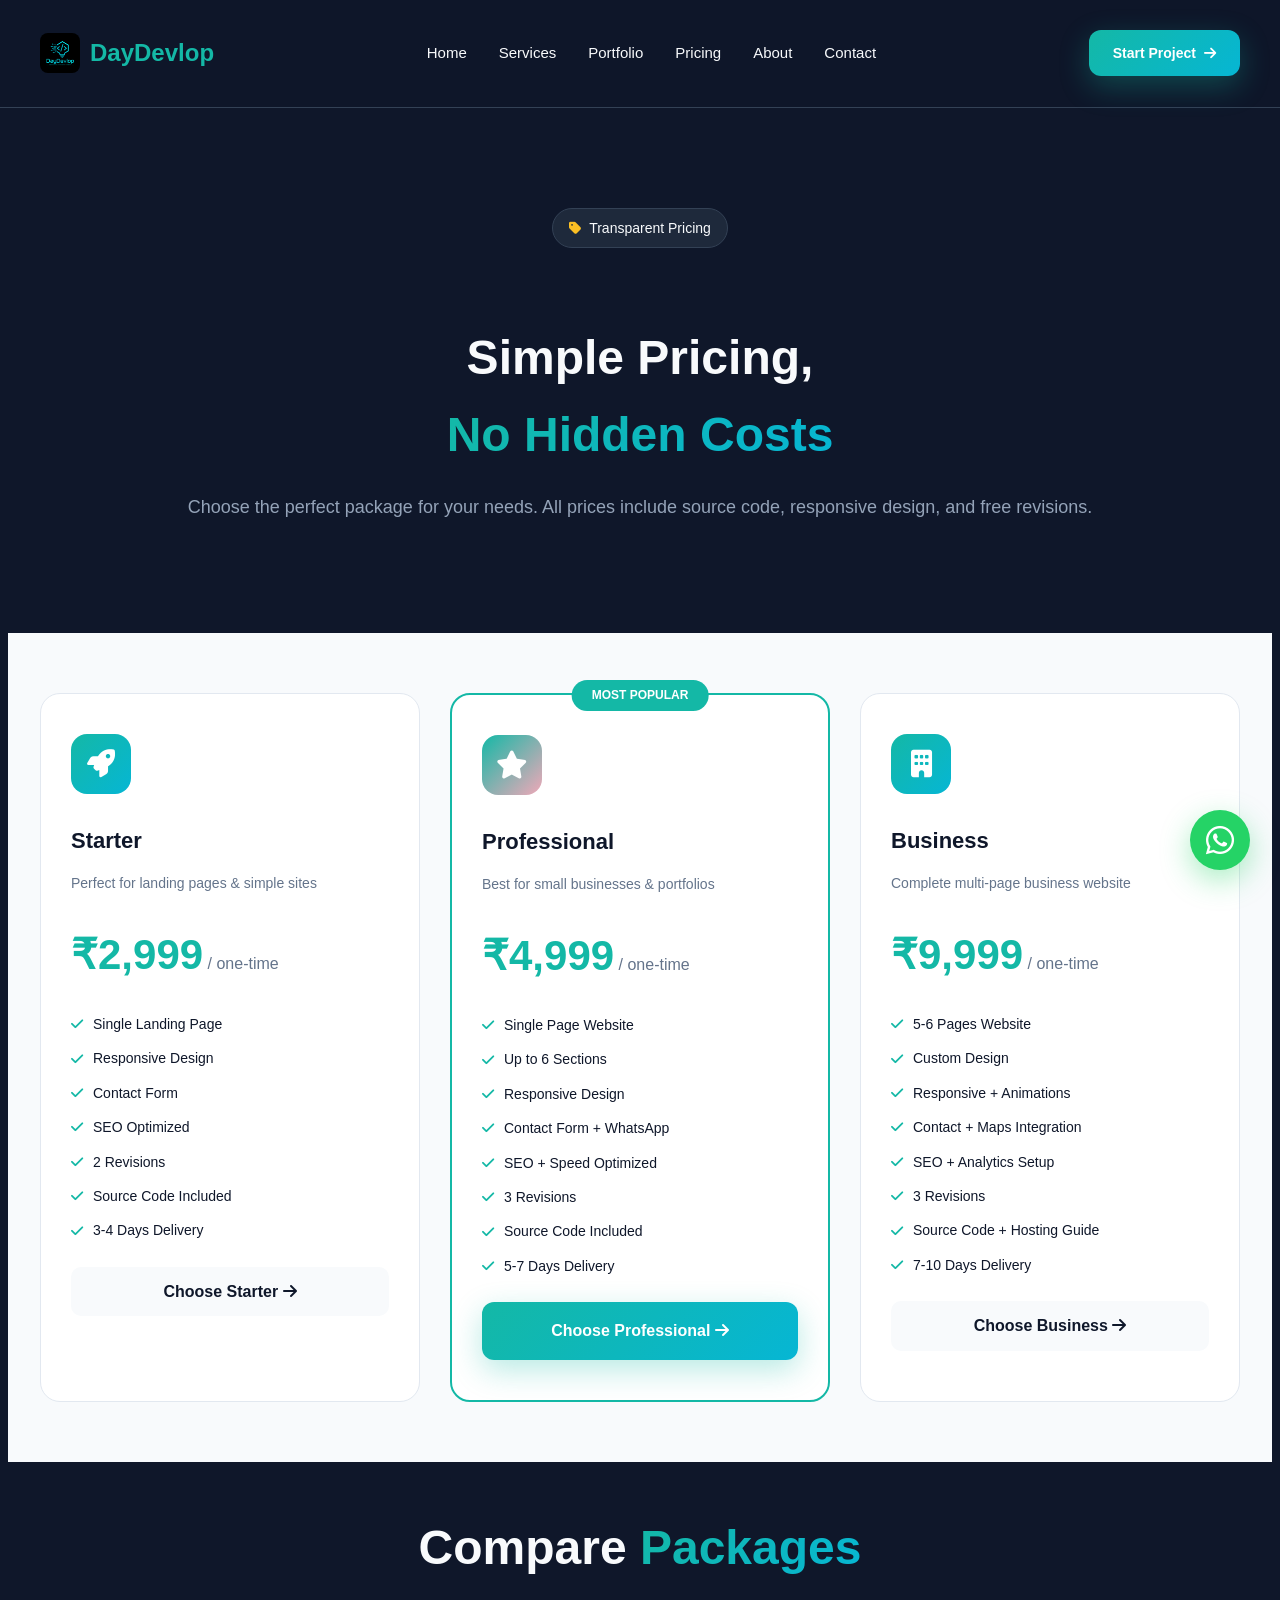
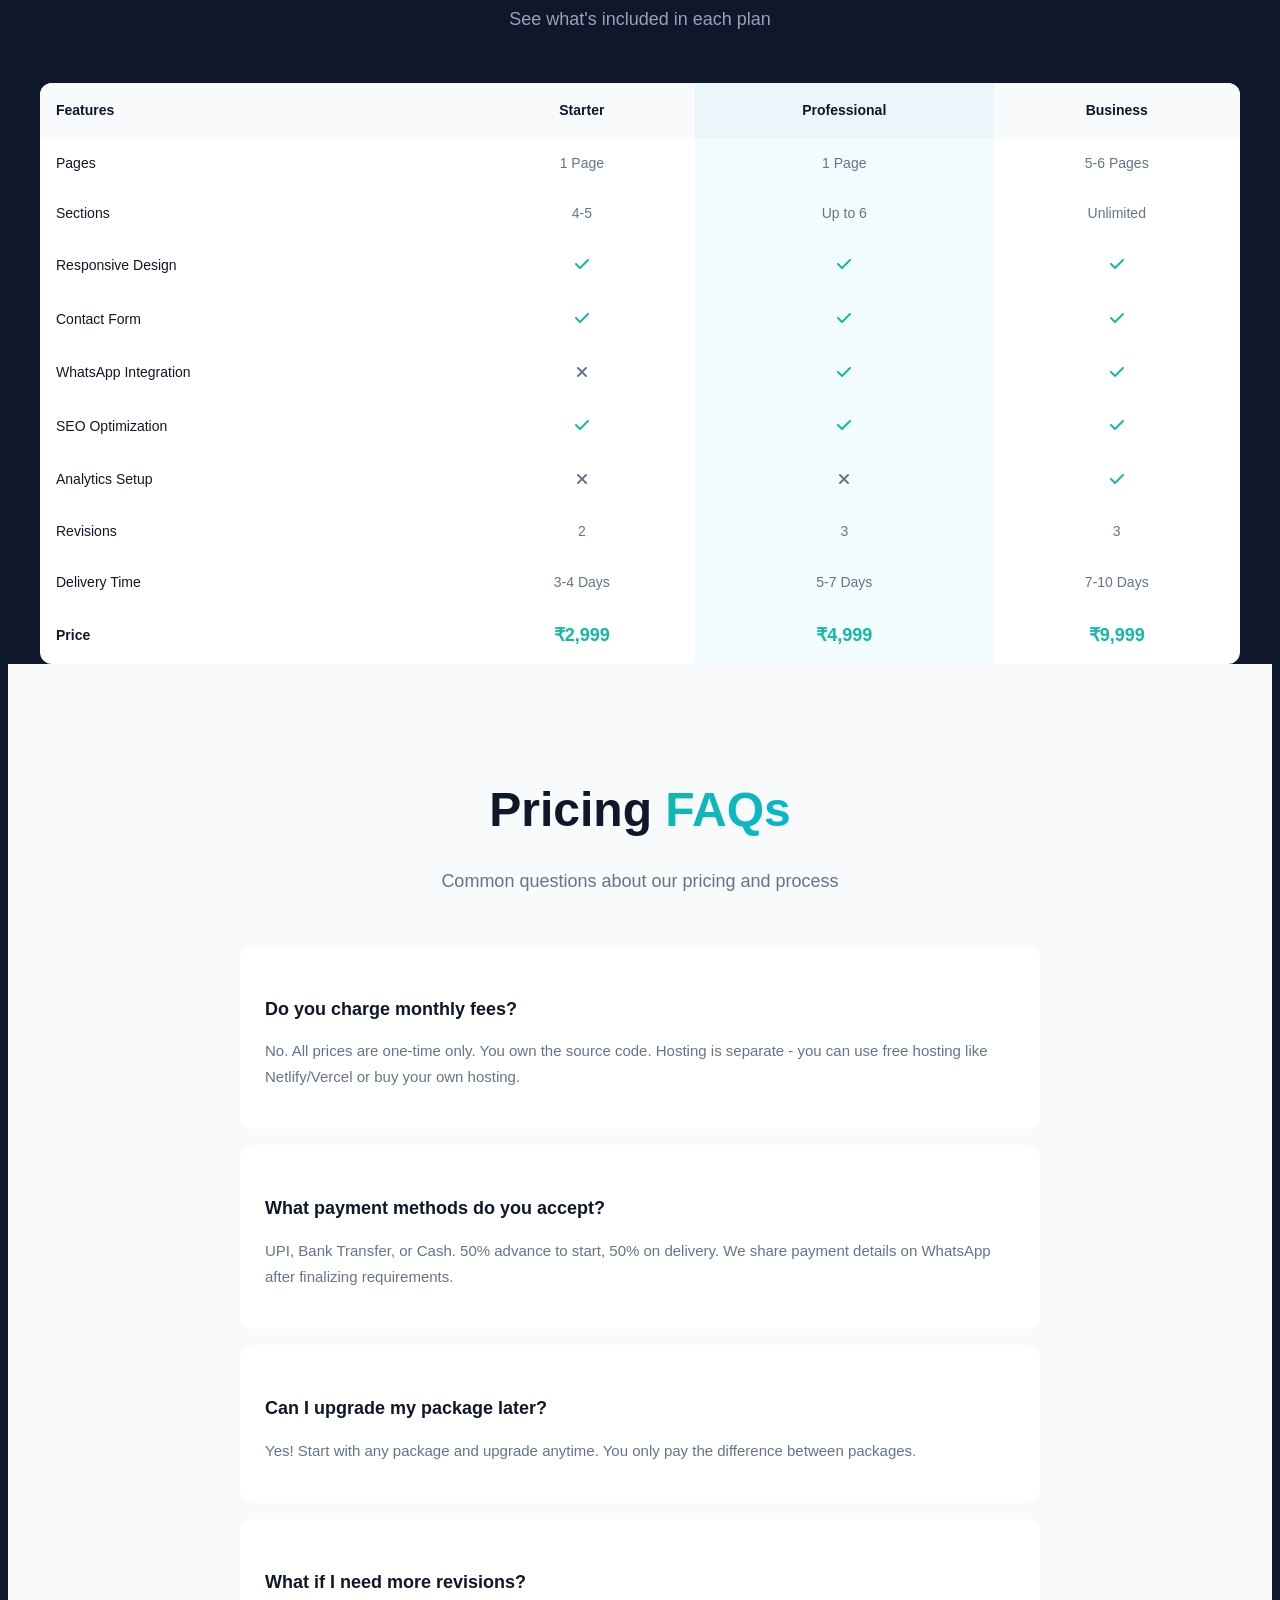
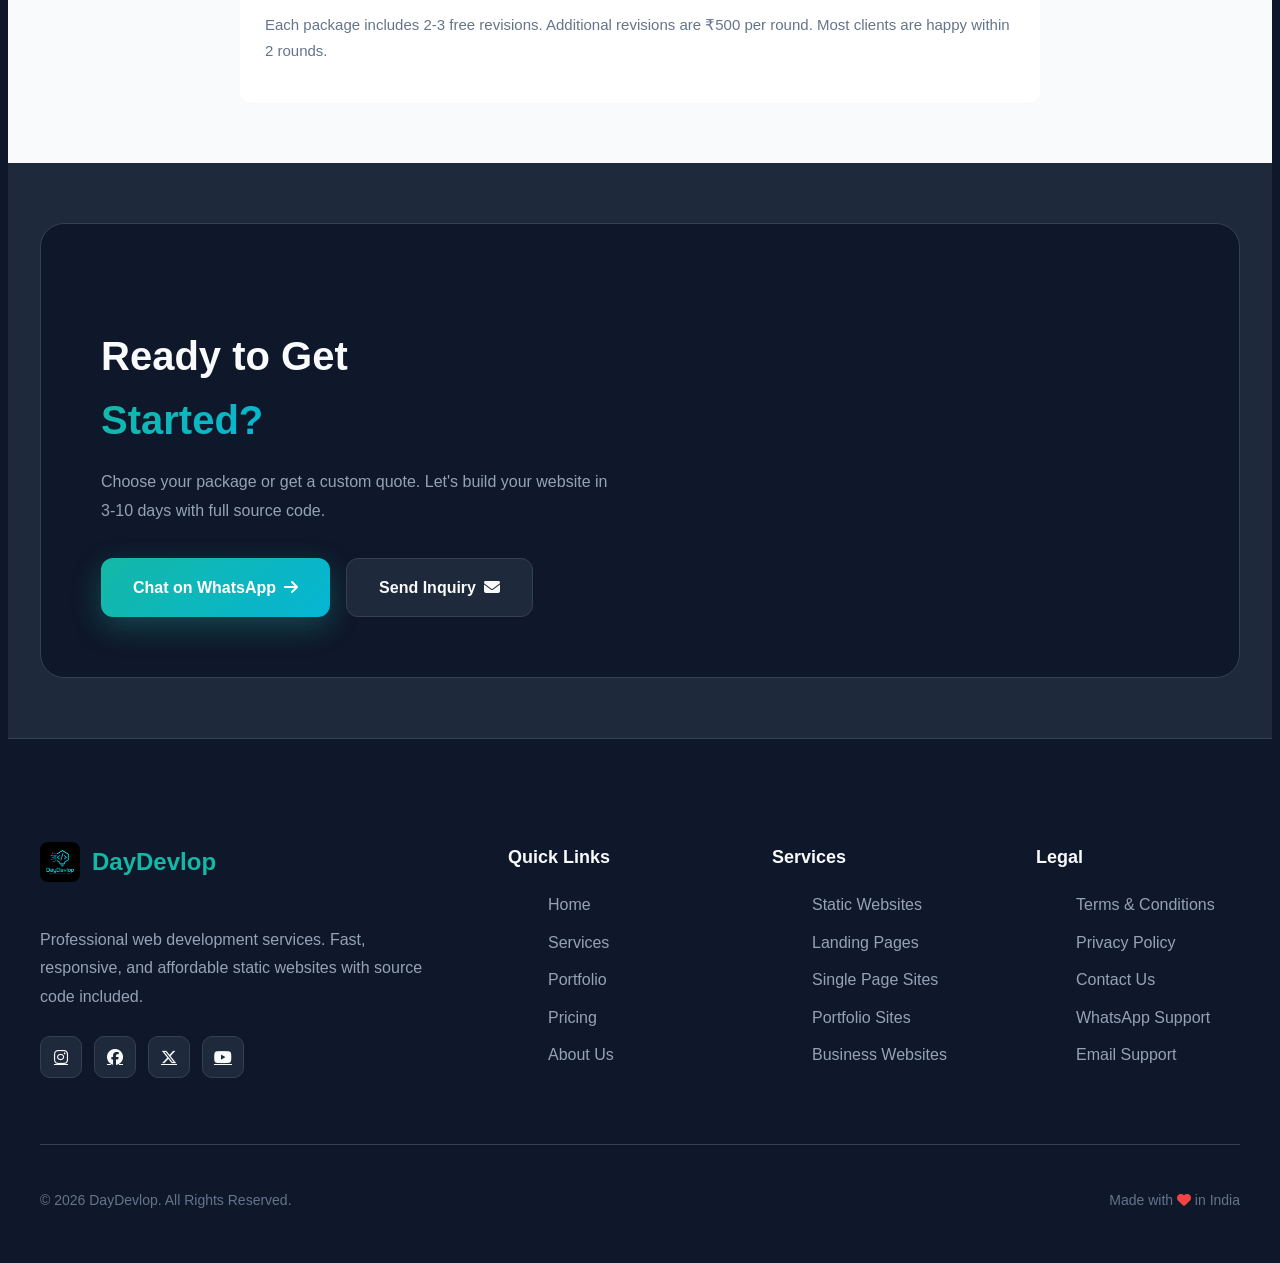
<file: pricing.html>
<!DOCTYPE html>
<html lang="en">
<head>
  <meta charset="UTF-8">
  <meta name="viewport" content="width=device-width, initial-scale=1.0">
  <title>Pricing - DayDevlop</title>
  <link rel="stylesheet" href="style.css?v=4">
  <link rel="stylesheet" href="https://cdnjs.cloudflare.com/ajax/libs/font-awesome/6.5.1/css/all.min.css">
</head>
<body>
  <!-- Header -->
  <header class="header">
    <div class="container header-content">
      <div class="logo">
        <img src="Images/logo.png" alt="DayDevlop">
        <h1>DayDevlop</h1>
      </div>
      <nav class="nav" id="navMenu">
        <a href="index.html">Home</a>
        <a href="services.html">Services</a>
        <a href="portfolio.html">Portfolio</a>
        <a href="pricing.html" class="active">Pricing</a>
        <a href="about.html">About</a>
        <a href="contact.html">Contact</a>
      </nav>
      <a href="https://wa.me/917077134418?text=Hi%20DayDevlop%2C%20I%20want%20to%20start%20a%20project" class="btn-primary btn-small btn-animated" target="_blank">Start Project <i class="fa-solid fa-arrow-right"></i></a>
      <button class="menu-toggle" id="menuToggle"><i class="fa-solid fa-bars"></i></button>
    </div>
  </header>

  <!-- Pricing Hero -->
  <section class="hero" style="padding: 120px 0 60px;">
    <div class="container">
      <div class="section-head">
        <div class="badge-top">
          <i class="fa-solid fa-tag"></i> Transparent Pricing
        </div>
        <h3>Simple Pricing,<br><span class="gradient-text">No Hidden Costs</span></h3>
        <p>Choose the perfect package for your needs. All prices include source code, responsive design, and free revisions.</p>
      </div>
    </div>
  </section>

  <!-- Pricing Cards -->
  <section class="services light-section" style="padding: 60px 0;">
    <div class="container">
      <div class="services-grid">
        <!-- Starter Package -->
        <div class="service-card" style="position: relative;">
          <div class="service-icon">
            <i class="fa-solid fa-rocket"></i>
          </div>
          <h4>Starter</h4>
          <p style="font-size: 14px; color: var(--gray); margin-bottom: 20px;">Perfect for landing pages & simple sites</p>
          <div style="margin: 25px 0;">
            <span style="font-size: 42px; font-weight: 800; color: var(--primary);">₹2,999</span>
            <span style="font-size: 16px; color: var(--gray);">/ one-time</span>
          </div>
          <ul style="list-style: none; margin: 25px 0; padding: 0; text-align: left;">
            <li style="display: flex; align-items: center; gap: 10px; margin-bottom: 12px;">
              <i class="fa-solid fa-check" style="color: var(--primary); font-size: 14px;"></i>
              <span style="font-size: 14px; color: var(--dark);">Single Landing Page</span>
            </li>
            <li style="display: flex; align-items: center; gap: 10px; margin-bottom: 12px;">
              <i class="fa-solid fa-check" style="color: var(--primary); font-size: 14px;"></i>
              <span style="font-size: 14px; color: var(--dark);">Responsive Design</span>
            </li>
            <li style="display: flex; align-items: center; gap: 10px; margin-bottom: 12px;">
              <i class="fa-solid fa-check" style="color: var(--primary); font-size: 14px;"></i>
              <span style="font-size: 14px; color: var(--dark);">Contact Form</span>
            </li>
            <li style="display: flex; align-items: center; gap: 10px; margin-bottom: 12px;">
              <i class="fa-solid fa-check" style="color: var(--primary); font-size: 14px;"></i>
              <span style="font-size: 14px; color: var(--dark);">SEO Optimized</span>
            </li>
            <li style="display: flex; align-items: center; gap: 10px; margin-bottom: 12px;">
              <i class="fa-solid fa-check" style="color: var(--primary); font-size: 14px;"></i>
              <span style="font-size: 14px; color: var(--dark);">2 Revisions</span>
            </li>
            <li style="display: flex; align-items: center; gap: 10px; margin-bottom: 12px;">
              <i class="fa-solid fa-check" style="color: var(--primary); font-size: 14px;"></i>
              <span style="font-size: 14px; color: var(--dark);">Source Code Included</span>
            </li>
            <li style="display: flex; align-items: center; gap: 10px; margin-bottom: 12px;">
              <i class="fa-solid fa-check" style="color: var(--primary); font-size: 14px;"></i>
              <span style="font-size: 14px; color: var(--dark);">3-4 Days Delivery</span>
            </li>
          </ul>
          <a href="https://wa.me/917077134418?text=Hi%20I%20want%20Starter%20Package%20-%20₹2,999" target="_blank" style="display: block; text-align: center; padding: 12px; background: var(--light); color: var(--dark); border-radius: 10px; font-weight: 600; margin-top: 20px;">Choose Starter <i class="fa-solid fa-arrow-right"></i></a>
        </div>

        <!-- Professional Package - Featured -->
        <div class="service-card" style="position: relative; border: 2px solid var(--primary); transform: scale(1.05);">
          <div style="position: absolute; top: -15px; left: 50%; transform: translateX(-50%); background: var(--primary); color: #fff; padding: 6px 20px; border-radius: 20px; font-size: 12px; font-weight: 700; text-transform: uppercase;">Most Popular</div>
          <div class="service-icon" style="background: linear-gradient(135deg, var(--primary), var(--accent));">
            <i class="fa-solid fa-star"></i>
          </div>
          <h4>Professional</h4>
          <p style="font-size: 14px; color: var(--gray); margin-bottom: 20px;">Best for small businesses & portfolios</p>
          <div style="margin: 25px 0;">
            <span style="font-size: 42px; font-weight: 800; color: var(--primary);">₹4,999</span>
            <span style="font-size: 16px; color: var(--gray);">/ one-time</span>
          </div>
          <ul style="list-style: none; margin: 25px 0; padding: 0; text-align: left;">
            <li style="display: flex; align-items: center; gap: 10px; margin-bottom: 12px;">
              <i class="fa-solid fa-check" style="color: var(--primary); font-size: 14px;"></i>
              <span style="font-size: 14px; color: var(--dark);">Single Page Website</span>
            </li>
            <li style="display: flex; align-items: center; gap: 10px; margin-bottom: 12px;">
              <i class="fa-solid fa-check" style="color: var(--primary); font-size: 14px;"></i>
              <span style="font-size: 14px; color: var(--dark);">Up to 6 Sections</span>
            </li>
            <li style="display: flex; align-items: center; gap: 10px; margin-bottom: 12px;">
              <i class="fa-solid fa-check" style="color: var(--primary); font-size: 14px;"></i>
              <span style="font-size: 14px; color: var(--dark);">Responsive Design</span>
            </li>
            <li style="display: flex; align-items: center; gap: 10px; margin-bottom: 12px;">
              <i class="fa-solid fa-check" style="color: var(--primary); font-size: 14px;"></i>
              <span style="font-size: 14px; color: var(--dark);">Contact Form + WhatsApp</span>
            </li>
            <li style="display: flex; align-items: center; gap: 10px; margin-bottom: 12px;">
              <i class="fa-solid fa-check" style="color: var(--primary); font-size: 14px;"></i>
              <span style="font-size: 14px; color: var(--dark);">SEO + Speed Optimized</span>
            </li>
            <li style="display: flex; align-items: center; gap: 10px; margin-bottom: 12px;">
              <i class="fa-solid fa-check" style="color: var(--primary); font-size: 14px;"></i>
              <span style="font-size: 14px; color: var(--dark);">3 Revisions</span>
            </li>
            <li style="display: flex; align-items: center; gap: 10px; margin-bottom: 12px;">
              <i class="fa-solid fa-check" style="color: var(--primary); font-size: 14px;"></i>
              <span style="font-size: 14px; color: var(--dark);">Source Code Included</span>
            </li>
            <li style="display: flex; align-items: center; gap: 10px; margin-bottom: 12px;">
              <i class="fa-solid fa-check" style="color: var(--primary); font-size: 14px;"></i>
              <span style="font-size: 14px; color: var(--dark);">5-7 Days Delivery</span>
            </li>
          </ul>
          <a href="https://wa.me/917077134418?text=Hi%20I%20want%20Professional%20Package%20-%20₹4,999" 
             target="_blank" 
             class="btn-primary btn-animated" 
             style="display: block; text-align: center; justify-content: center; margin-top: 20px; color: #ffffff !important; -webkit-text-fill-color: #ffffff !important; -webkit-background-clip: border-box !important; background-clip: border-box !important;">
             Choose Professional <i class="fa-solid fa-arrow-right"></i>
          </a>
        </div>

        <!-- Business Package -->
        <div class="service-card" style="position: relative;">
          <div class="service-icon">
            <i class="fa-solid fa-building"></i>
          </div>
          <h4>Business</h4>
          <p style="font-size: 14px; color: var(--gray); margin-bottom: 20px;">Complete multi-page business website</p>
          <div style="margin: 25px 0;">
            <span style="font-size: 42px; font-weight: 800; color: var(--primary);">₹9,999</span>
            <span style="font-size: 16px; color: var(--gray);">/ one-time</span>
          </div>
          <ul style="list-style: none; margin: 25px 0; padding: 0; text-align: left;">
            <li style="display: flex; align-items: center; gap: 10px; margin-bottom: 12px;">
              <i class="fa-solid fa-check" style="color: var(--primary); font-size: 14px;"></i>
              <span style="font-size: 14px; color: var(--dark);">5-6 Pages Website</span>
            </li>
            <li style="display: flex; align-items: center; gap: 10px; margin-bottom: 12px;">
              <i class="fa-solid fa-check" style="color: var(--primary); font-size: 14px;"></i>
              <span style="font-size: 14px; color: var(--dark);">Custom Design</span>
            </li>
            <li style="display: flex; align-items: center; gap: 10px; margin-bottom: 12px;">
              <i class="fa-solid fa-check" style="color: var(--primary); font-size: 14px;"></i>
              <span style="font-size: 14px; color: var(--dark);">Responsive + Animations</span>
            </li>
            <li style="display: flex; align-items: center; gap: 10px; margin-bottom: 12px;">
              <i class="fa-solid fa-check" style="color: var(--primary); font-size: 14px;"></i>
              <span style="font-size: 14px; color: var(--dark);">Contact + Maps Integration</span>
            </li>
            <li style="display: flex; align-items: center; gap: 10px; margin-bottom: 12px;">
              <i class="fa-solid fa-check" style="color: var(--primary); font-size: 14px;"></i>
              <span style="font-size: 14px; color: var(--dark);">SEO + Analytics Setup</span>
            </li>
            <li style="display: flex; align-items: center; gap: 10px; margin-bottom: 12px;">
              <i class="fa-solid fa-check" style="color: var(--primary); font-size: 14px;"></i>
              <span style="font-size: 14px; color: var(--dark);">3 Revisions</span>
            </li>
            <li style="display: flex; align-items: center; gap: 10px; margin-bottom: 12px;">
              <i class="fa-solid fa-check" style="color: var(--primary); font-size: 14px;"></i>
              <span style="font-size: 14px; color: var(--dark);">Source Code + Hosting Guide</span>
            </li>
            <li style="display: flex; align-items: center; gap: 10px; margin-bottom: 12px;">
              <i class="fa-solid fa-check" style="color: var(--primary); font-size: 14px;"></i>
              <span style="font-size: 14px; color: var(--dark);">7-10 Days Delivery</span>
            </li>
          </ul>
          <a href="https://wa.me/917077134418?text=Hi%20I%20want%20Business%20Package%20-%20₹9,999" target="_blank" style="display: block; text-align: center; padding: 12px; background: var(--light); color: var(--dark); border-radius: 10px; font-weight: 600; margin-top: 20px;">Choose Business <i class="fa-solid fa-arrow-right"></i></a>
        </div>
      </div>
    </div>
  </section>

  <!-- Comparison Table -->
  <section class="services">
    <div class="container">
      <div class="section-head">
        <h3>Compare <span class="gradient-text">Packages</span></h3>
        <p>See what's included in each plan</p>
      </div>
      <div style="overflow-x: auto;">
        <table style="width: 100%; border-collapse: collapse; background: #fff; border-radius: 12px; overflow: hidden; border: 1px solid var(--border);">
          <thead>
            <tr style="background: var(--light);">
              <th style="padding: 16px; text-align: left; font-size: 14px; font-weight: 700; color: var(--dark); border-bottom: 1px solid var(--border);">Features</th>
              <th style="padding: 16px; text-align: center; font-size: 14px; font-weight: 700; color: var(--dark); border-bottom: 1px solid var(--border);">Starter</th>
              <th style="padding: 16px; text-align: center; font-size: 14px; font-weight: 700; color: var(--dark); border-bottom: 1px solid var(--border); background: rgba(6, 182, 212, 0.05);">Professional</th>
              <th style="padding: 16px; text-align: center; font-size: 14px; font-weight: 700; color: var(--dark); border-bottom: 1px solid var(--border);">Business</th>
            </tr>
          </thead>
          <tbody>
            <tr>
              <td style="padding: 14px 16px; font-size: 14px; color: var(--dark); border-bottom: 1px solid var(--border);">Pages</td>
              <td style="padding: 14px 16px; text-align: center; font-size: 14px; color: var(--gray); border-bottom: 1px solid var(--border);">1 Page</td>
              <td style="padding: 14px 16px; text-align: center; font-size: 14px; color: var(--gray); border-bottom: 1px solid var(--border); background: rgba(6, 182, 212, 0.05);">1 Page</td>
              <td style="padding: 14px 16px; text-align: center; font-size: 14px; color: var(--gray); border-bottom: 1px solid var(--border);">5-6 Pages</td>
            </tr>
            <tr>
              <td style="padding: 14px 16px; font-size: 14px; color: var(--dark); border-bottom: 1px solid var(--border);">Sections</td>
              <td style="padding: 14px 16px; text-align: center; font-size: 14px; color: var(--gray); border-bottom: 1px solid var(--border);">4-5</td>
              <td style="padding: 14px 16px; text-align: center; font-size: 14px; color: var(--gray); border-bottom: 1px solid var(--border); background: rgba(6, 182, 212, 0.05);">Up to 6</td>
              <td style="padding: 14px 16px; text-align: center; font-size: 14px; color: var(--gray); border-bottom: 1px solid var(--border);">Unlimited</td>
            </tr>
            <tr>
              <td style="padding: 14px 16px; font-size: 14px; color: var(--dark); border-bottom: 1px solid var(--border);">Responsive Design</td>
              <td style="padding: 14px 16px; text-align: center; border-bottom: 1px solid var(--border);"><i class="fa-solid fa-check" style="color: var(--primary);"></i></td>
              <td style="padding: 14px 16px; text-align: center; border-bottom: 1px solid var(--border); background: rgba(6, 182, 212, 0.05);"><i class="fa-solid fa-check" style="color: var(--primary);"></i></td>
              <td style="padding: 14px 16px; text-align: center; border-bottom: 1px solid var(--border);"><i class="fa-solid fa-check" style="color: var(--primary);"></i></td>
            </tr>
            <tr>
              <td style="padding: 14px 16px; font-size: 14px; color: var(--dark); border-bottom: 1px solid var(--border);">Contact Form</td>
              <td style="padding: 14px 16px; text-align: center; border-bottom: 1px solid var(--border);"><i class="fa-solid fa-check" style="color: var(--primary);"></i></td>
              <td style="padding: 14px 16px; text-align: center; border-bottom: 1px solid var(--border); background: rgba(6, 182, 212, 0.05);"><i class="fa-solid fa-check" style="color: var(--primary);"></i></td>
              <td style="padding: 14px 16px; text-align: center; border-bottom: 1px solid var(--border);"><i class="fa-solid fa-check" style="color: var(--primary);"></i></td>
            </tr>
            <tr>
              <td style="padding: 14px 16px; font-size: 14px; color: var(--dark); border-bottom: 1px solid var(--border);">WhatsApp Integration</td>
              <td style="padding: 14px 16px; text-align: center; border-bottom: 1px solid var(--border);"><i class="fa-solid fa-times" style="color: var(--gray);"></i></td>
              <td style="padding: 14px 16px; text-align: center; border-bottom: 1px solid var(--border); background: rgba(6, 182, 212, 0.05);"><i class="fa-solid fa-check" style="color: var(--primary);"></i></td>
              <td style="padding: 14px 16px; text-align: center; border-bottom: 1px solid var(--border);"><i class="fa-solid fa-check" style="color: var(--primary);"></i></td>
            </tr>
            <tr>
              <td style="padding: 14px 16px; font-size: 14px; color: var(--dark); border-bottom: 1px solid var(--border);">SEO Optimization</td>
              <td style="padding: 14px 16px; text-align: center; border-bottom: 1px solid var(--border);"><i class="fa-solid fa-check" style="color: var(--primary);"></i></td>
              <td style="padding: 14px 16px; text-align: center; border-bottom: 1px solid var(--border); background: rgba(6, 182, 212, 0.05);"><i class="fa-solid fa-check" style="color: var(--primary);"></i></td>
              <td style="padding: 14px 16px; text-align: center; border-bottom: 1px solid var(--border);"><i class="fa-solid fa-check" style="color: var(--primary);"></i></td>
            </tr>
            <tr>
              <td style="padding: 14px 16px; font-size: 14px; color: var(--dark); border-bottom: 1px solid var(--border);">Analytics Setup</td>
              <td style="padding: 14px 16px; text-align: center; border-bottom: 1px solid var(--border);"><i class="fa-solid fa-times" style="color: var(--gray);"></i></td>
              <td style="padding: 14px 16px; text-align: center; border-bottom: 1px solid var(--border); background: rgba(6, 182, 212, 0.05);"><i class="fa-solid fa-times" style="color: var(--gray);"></i></td>
              <td style="padding: 14px 16px; text-align: center; border-bottom: 1px solid var(--border);"><i class="fa-solid fa-check" style="color: var(--primary);"></i></td>
            </tr>
            <tr>
              <td style="padding: 14px 16px; font-size: 14px; color: var(--dark); border-bottom: 1px solid var(--border);">Revisions</td>
              <td style="padding: 14px 16px; text-align: center; font-size: 14px; color: var(--gray); border-bottom: 1px solid var(--border);">2</td>
              <td style="padding: 14px 16px; text-align: center; font-size: 14px; color: var(--gray); border-bottom: 1px solid var(--border); background: rgba(6, 182, 212, 0.05);">3</td>
              <td style="padding: 14px 16px; text-align: center; font-size: 14px; color: var(--gray); border-bottom: 1px solid var(--border);">3</td>
            </tr>
            <tr>
              <td style="padding: 14px 16px; font-size: 14px; color: var(--dark); border-bottom: 1px solid var(--border);">Delivery Time</td>
              <td style="padding: 14px 16px; text-align: center; font-size: 14px; color: var(--gray); border-bottom: 1px solid var(--border);">3-4 Days</td>
              <td style="padding: 14px 16px; text-align: center; font-size: 14px; color: var(--gray); border-bottom: 1px solid var(--border); background: rgba(6, 182, 212, 0.05);">5-7 Days</td>
              <td style="padding: 14px 16px; text-align: center; font-size: 14px; color: var(--gray); border-bottom: 1px solid var(--border);">7-10 Days</td>
            </tr>
            <tr>
              <td style="padding: 14px 16px; font-size: 14px; font-weight: 700; color: var(--dark);">Price</td>
              <td style="padding: 14px 16px; text-align: center; font-size: 18px; font-weight: 800; color: var(--primary);">₹2,999</td>
              <td style="padding: 14px 16px; text-align: center; font-size: 18px; font-weight: 800; color: var(--primary); background: rgba(6, 182, 212, 0.05);">₹4,999</td>
              <td style="padding: 14px 16px; text-align: center; font-size: 18px; font-weight: 800; color: var(--primary);">₹9,999</td>
            </tr>
          </tbody>
        </table>
      </div>
    </div>
  </section>

  <!-- FAQ -->
  <section class="light-section" style="padding: 60px 0;">
    <div class="container">
      <div class="section-head">
        <h3>Pricing <span class="gradient-text">FAQs</span></h3>
        <p>Common questions about our pricing and process</p>
      </div>
      <div style="max-width: 800px; margin: 0 auto;">
        <div style="background: #fff; border: 1px solid var(--border); border-radius: 12px; padding: 25px; margin-bottom: 16px;">
          <h4 style="font-size: 18px; margin-bottom: 10px; color: var(--dark);">Do you charge monthly fees?</h4>
          <p style="font-size: 15px; color: var(--gray); line-height: 1.7;">No. All prices are one-time only. You own the source code. Hosting is separate - you can use free hosting like Netlify/Vercel or buy your own hosting.</p>
        </div>
        <div style="background: #fff; border: 1px solid var(--border); border-radius: 12px; padding: 25px; margin-bottom: 16px;">
          <h4 style="font-size: 18px; margin-bottom: 10px; color: var(--dark);">What payment methods do you accept?</h4>
          <p style="font-size: 15px; color: var(--gray); line-height: 1.7;">UPI, Bank Transfer, or Cash. 50% advance to start, 50% on delivery. We share payment details on WhatsApp after finalizing requirements.</p>
        </div>
        <div style="background: #fff; border: 1px solid var(--border); border-radius: 12px; padding: 25px; margin-bottom: 16px;">
          <h4 style="font-size: 18px; margin-bottom: 10px; color: var(--dark);">Can I upgrade my package later?</h4>
          <p style="font-size: 15px; color: var(--gray); line-height: 1.7;">Yes! Start with any package and upgrade anytime. You only pay the difference between packages.</p>
        </div>
        <div style="background: #fff; border: 1px solid var(--border); border-radius: 12px; padding: 25px;">
          <h4 style="font-size: 18px; margin-bottom: 10px; color: var(--dark);">What if I need more revisions?</h4>
          <p style="font-size: 15px; color: var(--gray); line-height: 1.7;">Each package includes 2-3 free revisions. Additional revisions are ₹500 per round. Most clients are happy within 2 rounds.</p>
        </div>
      </div>
    </div>
  </section>

  <!-- CTA -->
  <section class="cta" style="padding: 60px 0;">
    <div class="container">
      <div class="cta-box">
        <div class="cta-left">
          <h3>Ready to Get<br><span class="gradient-text">Started?</span></h3>
          <p>Choose your package or get a custom quote. Let's build your website in 3-10 days with full source code.</p>
          <div class="cta-btns">
            <a href="https://wa.me/917077134418?text=Hi%20DayDevlop%2C%20I%20want%20to%20discuss%20pricing" class="btn-primary btn-animated" target="_blank">Chat on WhatsApp <i class="fa-solid fa-arrow-right"></i></a>
            <a href="contact.html" class="btn-secondary btn-animated">Send Inquiry <i class="fa-solid fa-envelope"></i></a>
          </div>
        </div>
      </div>
    </div>
  </section>

  <!-- Footer -->
  <footer class="footer">
    <div class="container">
      <div class="footer-grid">
        <div class="footer-col">
          <div class="footer-logo">
            <img src="Images/logo.png" alt="DayDevlop">
            <h3>DayDevlop</h3>
          </div>
          <p>Professional web development services. Fast, responsive, and affordable static websites with source code included.</p>
          <div class="footer-socials">
            <a href="https://www.instagram.com/daydevlop?igsh=MXQxejdncHQyd3h6dA=" target="_blank"><i class="fab fa-instagram"></i></a>
            <a href="https://www.facebook.com/techtory.09" target="_blank"><i class="fab fa-facebook"></i></a>
            <a href="https://x.com/DayDevlop" target="_blank"><i class="fab fa-x-twitter"></i></a>
            <a href="https://youtube.com/@daydevlop?si=YmVyVssYXaMxvQwR" target="_blank"><i class="fab fa-youtube"></i></a>
          </div>
        </div>
        
        <div class="footer-col">
          <h4>Quick Links</h4>
          <ul>
            <li><a href="index.html">Home</a></li>
            <li><a href="services.html">Services</a></li>
            <li><a href="portfolio.html">Portfolio</a></li>
            <li><a href="pricing.html">Pricing</a></li>
            <li><a href="about.html">About Us</a></li>
          </ul>
        </div>
        
        <div class="footer-col">
          <h4>Services</h4>
          <ul>
            <li><a href="services.html">Static Websites</a></li>
            <li><a href="services.html">Landing Pages</a></li>
            <li><a href="services.html">Single Page Sites</a></li>
            <li><a href="services.html">Portfolio Sites</a></li>
            <li><a href="services.html">Business Websites</a></li>
          </ul>
        </div>
        
        <div class="footer-col">
          <h4>Legal</h4>
          <ul>
            <li><a href="terms.html">Terms & Conditions</a></li>
            <li><a href="privacy.html">Privacy Policy</a></li>
            <li><a href="contact.html">Contact Us</a></li>
            <li><a href="https://wa.me/917077134418" target="_blank">WhatsApp Support</a></li>
            <li><a href="mailto:contact@DayDevlop.com">Email Support</a></li>
          </ul>
        </div>
      </div>
      
      <div class="footer-bottom">
        <p>© 2026 DayDevlop. All Rights Reserved.</p>
        <p>Made with <i class="fa-solid fa-heart" style="color: #ef4444;"></i> in India</p>
      </div>
    </div>
  </footer>

  <!-- WhatsApp Float Button -->
  <a href="https://wa.me/917077134418?text=Hi%20I%20want%20to%20discuss%20website" target="_blank" class="whatsapp-float">
    <i class="fab fa-whatsapp"></i>
  </a>

  <script src="script.js"></script>
</body>
</html>
</file>
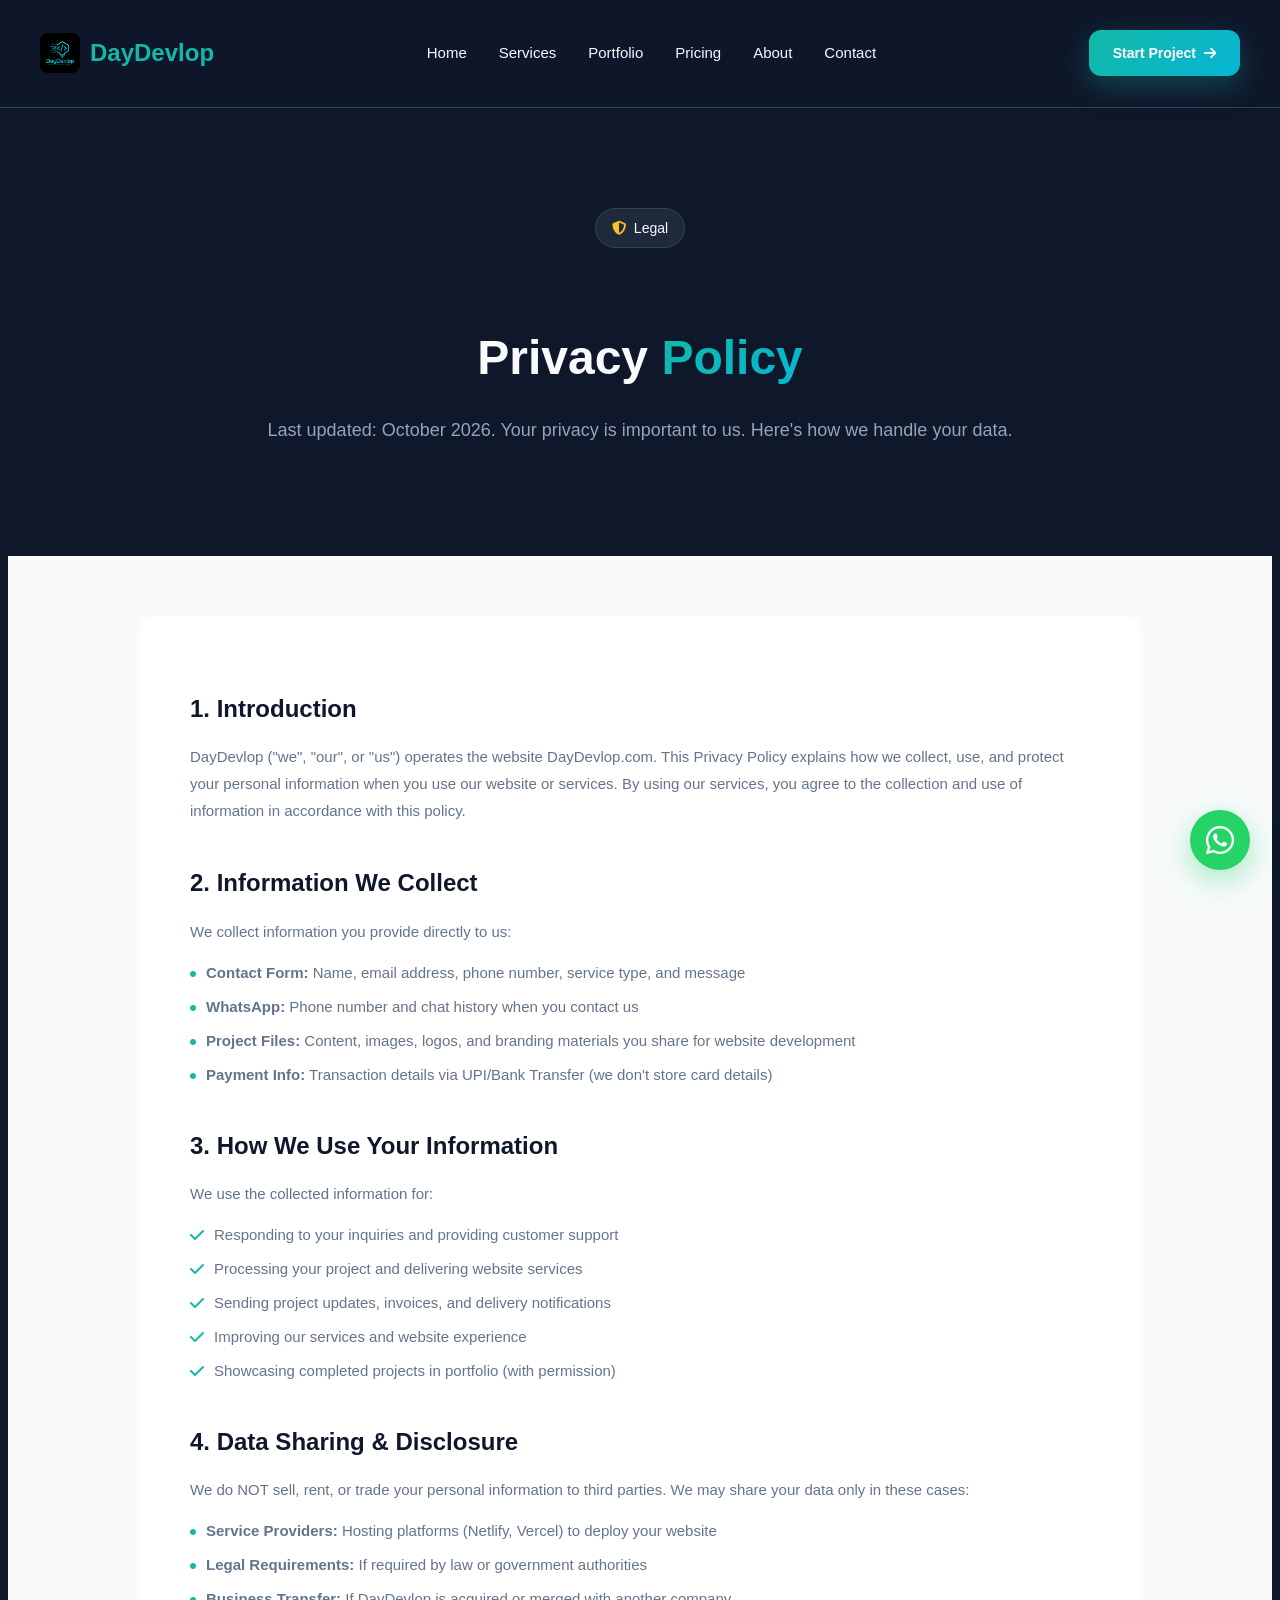
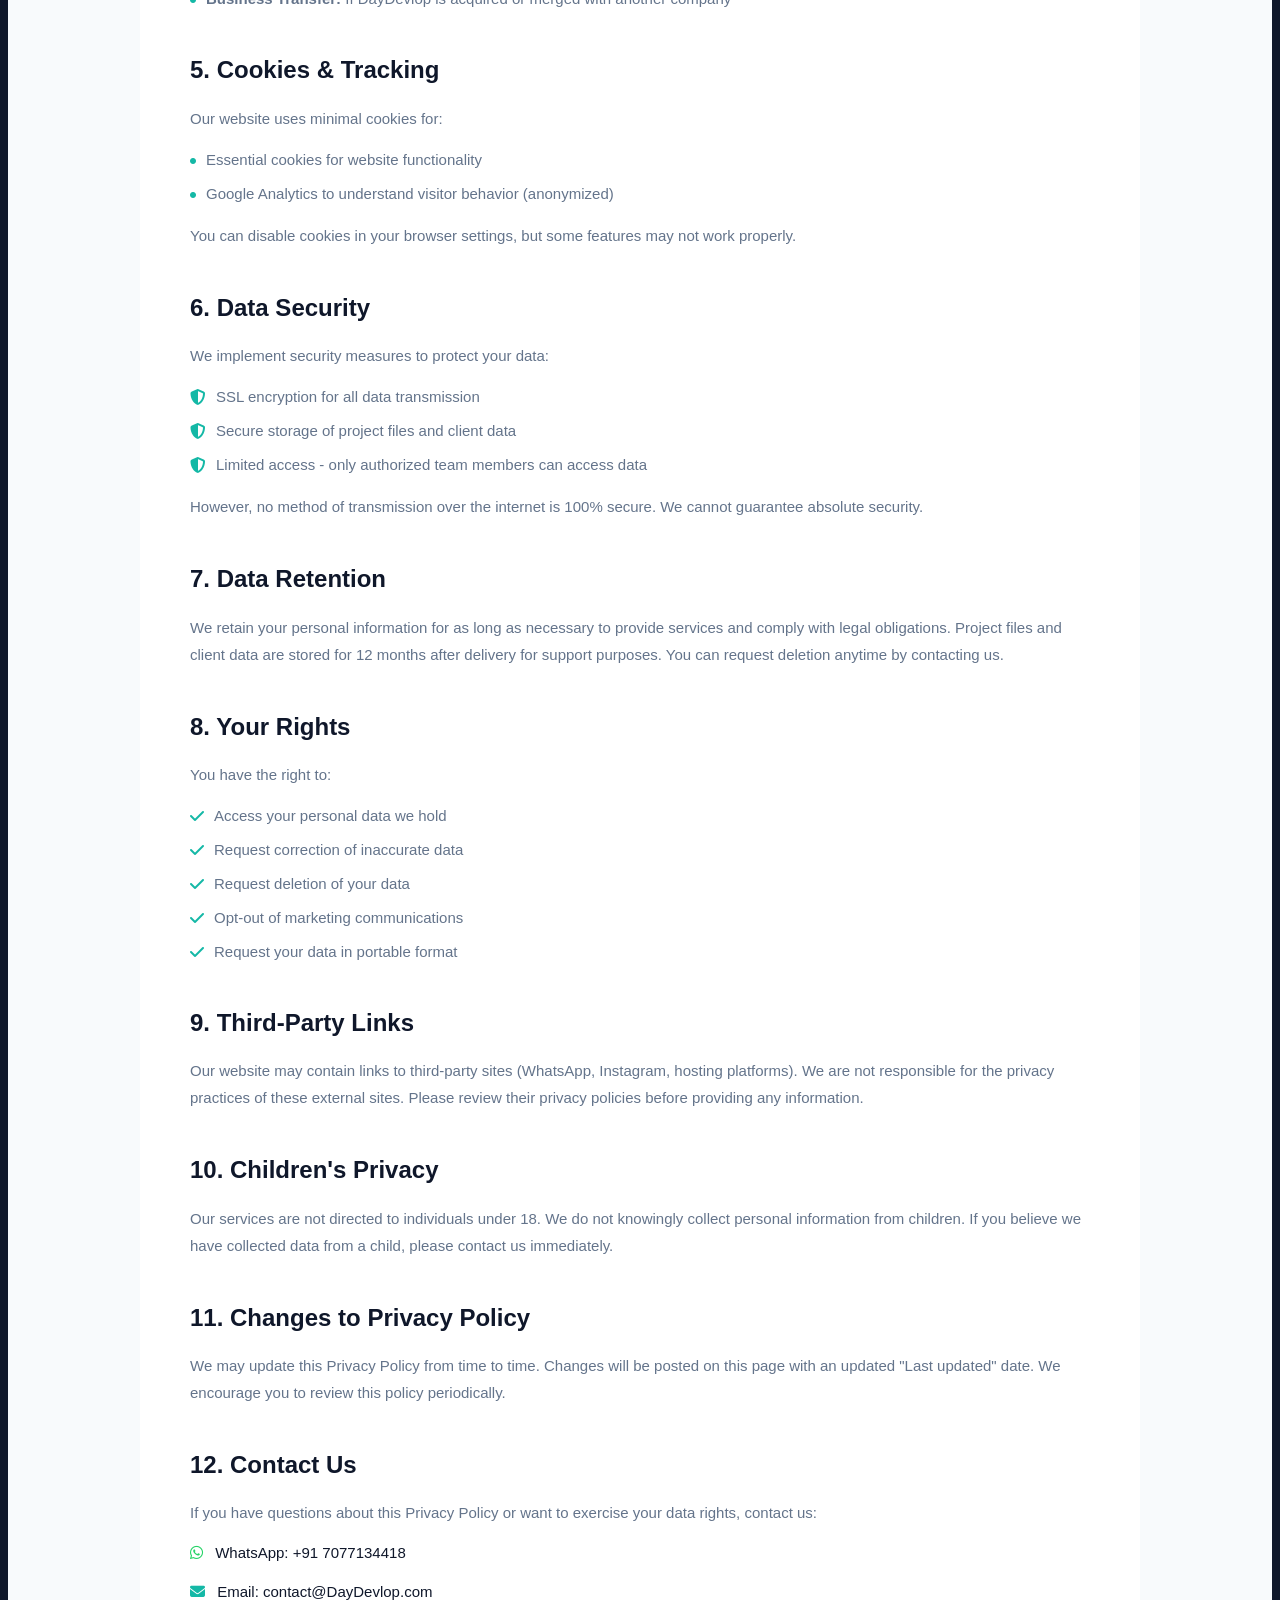
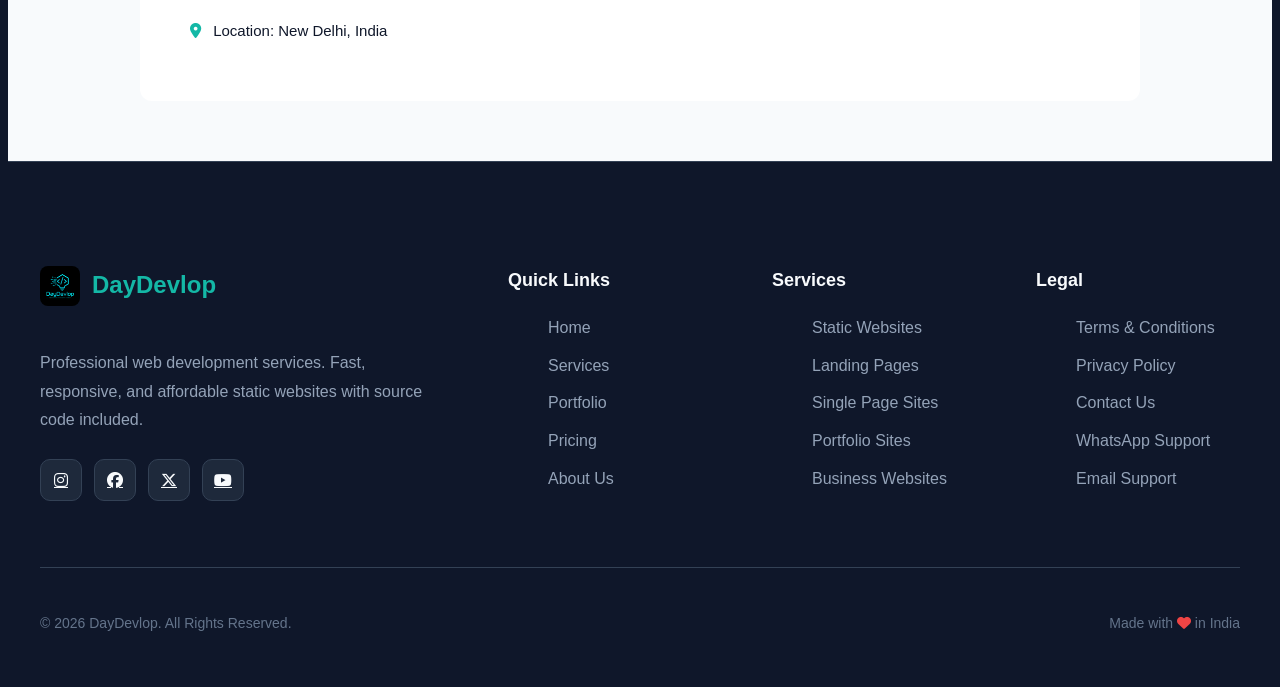
<file: privacy.html>
<!DOCTYPE html>
<html lang="en">
<head>
  <meta charset="UTF-8">
  <meta name="viewport" content="width=device-width, initial-scale=1.0">
  <title>Privacy Policy - DayDevlop</title>
  <link rel="stylesheet" href="style.css">
  <link rel="stylesheet" href="https://cdnjs.cloudflare.com/ajax/libs/font-awesome/6.5.1/css/all.min.css">
</head>
<body>
  <!-- Header -->
  <header class="header">
    <div class="container header-content">
      <div class="logo">
        <img src="Images/logo.png" alt="DayDevlop">
        <h1>DayDevlop</h1>
      </div>
      <nav class="nav" id="navMenu">
        <a href="index.html">Home</a>
        <a href="services.html">Services</a>
        <a href="portfolio.html">Portfolio</a>
        <a href="pricing.html">Pricing</a>
        <a href="about.html">About</a>
        <a href="contact.html">Contact</a>
      </nav>
      <a href="https://wa.me/917077134418?text=Hi%20DayDevlop%2C%20I%20want%20to%20start%20a%20project" class="btn-primary btn-small btn-animated" target="_blank">Start Project <i class="fa-solid fa-arrow-right"></i></a>
      <button class="menu-toggle" id="menuToggle"><i class="fa-solid fa-bars"></i></button>
    </div>
  </header>

  <!-- Privacy Hero -->
  <section class="hero" style="padding: 120px 0 60px;">
    <div class="container">
      <div class="section-head">
        <div class="badge-top">
          <i class="fa-solid fa-shield-halved"></i> Legal
        </div>
        <h3>Privacy <span class="gradient-text">Policy</span></h3>
        <p>Last updated: October 2026. Your privacy is important to us. Here's how we handle your data.</p>
      </div>
    </div>
  </section>

  <!-- Privacy Content -->
  <section class="light-section" style="padding: 60px 0;">
    <div class="container">
      <div style="max-width: 900px; margin: 0 auto; background: #fff; border: 1px solid var(--border); border-radius: 12px; padding: 50px;">
        
        <div style="margin-bottom: 40px;">
          <h3 style="font-size: 24px; margin-bottom: 15px; color: var(--dark);">1. Introduction</h3>
          <p style="font-size: 15px; color: var(--gray); line-height: 1.8;">
            DayDevlop ("we", "our", or "us") operates the website DayDevlop.com. This Privacy Policy explains how we collect, use, and protect your personal information when you use our website or services. By using our services, you agree to the collection and use of information in accordance with this policy.
          </p>
        </div>

        <div style="margin-bottom: 40px;">
          <h3 style="font-size: 24px; margin-bottom: 15px; color: var(--dark);">2. Information We Collect</h3>
          <p style="font-size: 15px; color: var(--gray); line-height: 1.8; margin-bottom: 15px;">
            We collect information you provide directly to us:
          </p>
          <ul style="list-style: none; padding: 0;">
            <li style="display: flex; gap: 10px; margin-bottom: 10px;">
              <i class="fa-solid fa-circle" style="color: var(--primary); font-size: 6px; margin-top: 10px;"></i>
              <span style="font-size: 15px; color: var(--gray);"><strong>Contact Form:</strong> Name, email address, phone number, service type, and message</span>
            </li>
            <li style="display: flex; gap: 10px; margin-bottom: 10px;">
              <i class="fa-solid fa-circle" style="color: var(--primary); font-size: 6px; margin-top: 10px;"></i>
              <span style="font-size: 15px; color: var(--gray);"><strong>WhatsApp:</strong> Phone number and chat history when you contact us</span>
            </li>
            <li style="display: flex; gap: 10px; margin-bottom: 10px;">
              <i class="fa-solid fa-circle" style="color: var(--primary); font-size: 6px; margin-top: 10px;"></i>
              <span style="font-size: 15px; color: var(--gray);"><strong>Project Files:</strong> Content, images, logos, and branding materials you share for website development</span>
            </li>
            <li style="display: flex; gap: 10px; margin-bottom: 10px;">
              <i class="fa-solid fa-circle" style="color: var(--primary); font-size: 6px; margin-top: 10px;"></i>
              <span style="font-size: 15px; color: var(--gray);"><strong>Payment Info:</strong> Transaction details via UPI/Bank Transfer (we don't store card details)</span>
            </li>
          </ul>
        </div>

        <div style="margin-bottom: 40px;">
          <h3 style="font-size: 24px; margin-bottom: 15px; color: var(--dark);">3. How We Use Your Information</h3>
          <p style="font-size: 15px; color: var(--gray); line-height: 1.8; margin-bottom: 15px;">
            We use the collected information for:
          </p>
          <ul style="list-style: none; padding: 0;">
            <li style="display: flex; gap: 10px; margin-bottom: 10px;">
              <i class="fa-solid fa-check" style="color: var(--primary); margin-top: 4px;"></i>
              <span style="font-size: 15px; color: var(--gray);">Responding to your inquiries and providing customer support</span>
            </li>
            <li style="display: flex; gap: 10px; margin-bottom: 10px;">
              <i class="fa-solid fa-check" style="color: var(--primary); margin-top: 4px;"></i>
              <span style="font-size: 15px; color: var(--gray);">Processing your project and delivering website services</span>
            </li>
            <li style="display: flex; gap: 10px; margin-bottom: 10px;">
              <i class="fa-solid fa-check" style="color: var(--primary); margin-top: 4px;"></i>
              <span style="font-size: 15px; color: var(--gray);">Sending project updates, invoices, and delivery notifications</span>
            </li>
            <li style="display: flex; gap: 10px; margin-bottom: 10px;">
              <i class="fa-solid fa-check" style="color: var(--primary); margin-top: 4px;"></i>
              <span style="font-size: 15px; color: var(--gray);">Improving our services and website experience</span>
            </li>
            <li style="display: flex; gap: 10px; margin-bottom: 10px;">
              <i class="fa-solid fa-check" style="color: var(--primary); margin-top: 4px;"></i>
              <span style="font-size: 15px; color: var(--gray);">Showcasing completed projects in portfolio (with permission)</span>
            </li>
          </ul>
        </div>

        <div style="margin-bottom: 40px;">
          <h3 style="font-size: 24px; margin-bottom: 15px; color: var(--dark);">4. Data Sharing & Disclosure</h3>
          <p style="font-size: 15px; color: var(--gray); line-height: 1.8; margin-bottom: 15px;">
            We do NOT sell, rent, or trade your personal information to third parties. We may share your data only in these cases:
          </p>
          <ul style="list-style: none; padding: 0;">
            <li style="display: flex; gap: 10px; margin-bottom: 10px;">
              <i class="fa-solid fa-circle" style="color: var(--primary); font-size: 6px; margin-top: 10px;"></i>
              <span style="font-size: 15px; color: var(--gray);"><strong>Service Providers:</strong> Hosting platforms (Netlify, Vercel) to deploy your website</span>
            </li>
            <li style="display: flex; gap: 10px; margin-bottom: 10px;">
              <i class="fa-solid fa-circle" style="color: var(--primary); font-size: 6px; margin-top: 10px;"></i>
              <span style="font-size: 15px; color: var(--gray);"><strong>Legal Requirements:</strong> If required by law or government authorities</span>
            </li>
            <li style="display: flex; gap: 10px; margin-bottom: 10px;">
              <i class="fa-solid fa-circle" style="color: var(--primary); font-size: 6px; margin-top: 10px;"></i>
              <span style="font-size: 15px; color: var(--gray);"><strong>Business Transfer:</strong> If DayDevlop is acquired or merged with another company</span>
            </li>
          </ul>
        </div>

        <div style="margin-bottom: 40px;">
          <h3 style="font-size: 24px; margin-bottom: 15px; color: var(--dark);">5. Cookies & Tracking</h3>
          <p style="font-size: 15px; color: var(--gray); line-height: 1.8; margin-bottom: 15px;">
            Our website uses minimal cookies for:
          </p>
          <ul style="list-style: none; padding: 0;">
            <li style="display: flex; gap: 10px; margin-bottom: 10px;">
              <i class="fa-solid fa-circle" style="color: var(--primary); font-size: 6px; margin-top: 10px;"></i>
              <span style="font-size: 15px; color: var(--gray);">Essential cookies for website functionality</span>
            </li>
            <li style="display: flex; gap: 10px; margin-bottom: 10px;">
              <i class="fa-solid fa-circle" style="color: var(--primary); font-size: 6px; margin-top: 10px;"></i>
              <span style="font-size: 15px; color: var(--gray);">Google Analytics to understand visitor behavior (anonymized)</span>
            </li>
          </ul>
          <p style="font-size: 15px; color: var(--gray); line-height: 1.8;">
            You can disable cookies in your browser settings, but some features may not work properly.
          </p>
        </div>

        <div style="margin-bottom: 40px;">
          <h3 style="font-size: 24px; margin-bottom: 15px; color: var(--dark);">6. Data Security</h3>
          <p style="font-size: 15px; color: var(--gray); line-height: 1.8; margin-bottom: 15px;">
            We implement security measures to protect your data:
          </p>
          <ul style="list-style: none; padding: 0;">
            <li style="display: flex; gap: 10px; margin-bottom: 10px;">
              <i class="fa-solid fa-shield-halved" style="color: var(--primary); margin-top: 4px;"></i>
              <span style="font-size: 15px; color: var(--gray);">SSL encryption for all data transmission</span>
            </li>
            <li style="display: flex; gap: 10px; margin-bottom: 10px;">
              <i class="fa-solid fa-shield-halved" style="color: var(--primary); margin-top: 4px;"></i>
              <span style="font-size: 15px; color: var(--gray);">Secure storage of project files and client data</span>
            </li>
            <li style="display: flex; gap: 10px; margin-bottom: 10px;">
              <i class="fa-solid fa-shield-halved" style="color: var(--primary); margin-top: 4px;"></i>
              <span style="font-size: 15px; color: var(--gray);">Limited access - only authorized team members can access data</span>
            </li>
          </ul>
          <p style="font-size: 15px; color: var(--gray); line-height: 1.8;">
            However, no method of transmission over the internet is 100% secure. We cannot guarantee absolute security.
          </p>
        </div>

        <div style="margin-bottom: 40px;">
          <h3 style="font-size: 24px; margin-bottom: 15px; color: var(--dark);">7. Data Retention</h3>
          <p style="font-size: 15px; color: var(--gray); line-height: 1.8;">
            We retain your personal information for as long as necessary to provide services and comply with legal obligations. Project files and client data are stored for 12 months after delivery for support purposes. You can request deletion anytime by contacting us.
          </p>
        </div>

        <div style="margin-bottom: 40px;">
          <h3 style="font-size: 24px; margin-bottom: 15px; color: var(--dark);">8. Your Rights</h3>
          <p style="font-size: 15px; color: var(--gray); line-height: 1.8; margin-bottom: 15px;">
            You have the right to:
          </p>
          <ul style="list-style: none; padding: 0;">
            <li style="display: flex; gap: 10px; margin-bottom: 10px;">
              <i class="fa-solid fa-check" style="color: var(--primary); margin-top: 4px;"></i>
              <span style="font-size: 15px; color: var(--gray);">Access your personal data we hold</span>
            </li>
            <li style="display: flex; gap: 10px; margin-bottom: 10px;">
              <i class="fa-solid fa-check" style="color: var(--primary); margin-top: 4px;"></i>
              <span style="font-size: 15px; color: var(--gray);">Request correction of inaccurate data</span>
            </li>
            <li style="display: flex; gap: 10px; margin-bottom: 10px;">
              <i class="fa-solid fa-check" style="color: var(--primary); margin-top: 4px;"></i>
              <span style="font-size: 15px; color: var(--gray);">Request deletion of your data</span>
            </li>
            <li style="display: flex; gap: 10px; margin-bottom: 10px;">
              <i class="fa-solid fa-check" style="color: var(--primary); margin-top: 4px;"></i>
              <span style="font-size: 15px; color: var(--gray);">Opt-out of marketing communications</span>
            </li>
            <li style="display: flex; gap: 10px; margin-bottom: 10px;">
              <i class="fa-solid fa-check" style="color: var(--primary); margin-top: 4px;"></i>
              <span style="font-size: 15px; color: var(--gray);">Request your data in portable format</span>
            </li>
          </ul>
        </div>

        <div style="margin-bottom: 40px;">
          <h3 style="font-size: 24px; margin-bottom: 15px; color: var(--dark);">9. Third-Party Links</h3>
          <p style="font-size: 15px; color: var(--gray); line-height: 1.8;">
            Our website may contain links to third-party sites (WhatsApp, Instagram, hosting platforms). We are not responsible for the privacy practices of these external sites. Please review their privacy policies before providing any information.
          </p>
        </div>

        <div style="margin-bottom: 40px;">
          <h3 style="font-size: 24px; margin-bottom: 15px; color: var(--dark);">10. Children's Privacy</h3>
          <p style="font-size: 15px; color: var(--gray); line-height: 1.8;">
            Our services are not directed to individuals under 18. We do not knowingly collect personal information from children. If you believe we have collected data from a child, please contact us immediately.
          </p>
        </div>

        <div style="margin-bottom: 40px;">
          <h3 style="font-size: 24px; margin-bottom: 15px; color: var(--dark);">11. Changes to Privacy Policy</h3>
          <p style="font-size: 15px; color: var(--gray); line-height: 1.8;">
            We may update this Privacy Policy from time to time. Changes will be posted on this page with an updated "Last updated" date. We encourage you to review this policy periodically.
          </p>
        </div>

        <div>
          <h3 style="font-size: 24px; margin-bottom: 15px; color: var(--dark);">12. Contact Us</h3>
          <p style="font-size: 15px; color: var(--gray); line-height: 1.8; margin-bottom: 15px;">
            If you have questions about this Privacy Policy or want to exercise your data rights, contact us:
          </p>
          <div>
            <p style="font-size: 15px; color: var(--dark); margin-bottom: 8px;"><i class="fab fa-whatsapp" style="color: #25d366; margin-right: 8px;"></i> WhatsApp: +91 7077134418</p>
            <p style="font-size: 15px; color: var(--dark); margin-bottom: 8px;"><i class="fa-solid fa-envelope" style="color: var(--primary); margin-right: 8px;"></i> Email: contact@DayDevlop.com</p>
            <p style="font-size: 15px; color: var(--dark); margin-bottom: 8px;"><i class="fa-solid fa-location-dot" style="color: var(--primary); margin-right: 8px;"></i> Location: New Delhi, India</p>
          </div>
        </div>

      </div>
    </div>
  </section>

  <!-- Footer -->
  <footer class="footer">
    <div class="container">
      <div class="footer-grid">
        <div class="footer-col">
          <div class="footer-logo">
            <img src="Images/logo.png" alt="DayDevlop">
            <h3>DayDevlop</h3>
          </div>
          <p>Professional web development services. Fast, responsive, and affordable static websites with source code included.</p>
          <div class="footer-socials">
    <a href="https://www.instagram.com/daydevlop?igsh=MXQxejdncHQyd3h6dA=" target="_blank"><i class="fab fa-instagram"></i></a>
    <a href="https://www.facebook.com/techtory.09" target="_blank"><i class="fab fa-facebook"></i></a>
    <a href="https://x.com/DayDevlop" target="_blank"><i class="fab fa-x-twitter"></i></a>
    <a href="https://youtube.com/@daydevlop?si=YmVyVssYXaMxvQwR" target="_blank"><i class="fab fa-youtube"></i></a>
</div>
        </div>
        
        <div class="footer-col">
          <h4>Quick Links</h4>
          <ul>
            <li><a href="index.html">Home</a></li>
            <li><a href="services.html">Services</a></li>
            <li><a href="portfolio.html">Portfolio</a></li>
            <li><a href="pricing.html">Pricing</a></li>
            <li><a href="about.html">About Us</a></li>
          </ul>
        </div>
        
        <div class="footer-col">
          <h4>Services</h4>
          <ul>
            <li><a href="services.html">Static Websites</a></li>
            <li><a href="services.html">Landing Pages</a></li>
            <li><a href="services.html">Single Page Sites</a></li>
            <li><a href="services.html">Portfolio Sites</a></li>
            <li><a href="services.html">Business Websites</a></li>
          </ul>
        </div>
        
        <div class="footer-col">
          <h4>Legal</h4>
          <ul>
            <li><a href="terms.html">Terms & Conditions</a></li>
            <li><a href="privacy.html">Privacy Policy</a></li>
            <li><a href="contact.html">Contact Us</a></li>
            <li><a href="https://wa.me/917077134418" target="_blank">WhatsApp Support</a></li>
            <li><a href="mailto:contact@DayDevlop.com">Email Support</a></li>
          </ul>
        </div>
      </div>
      
      <div class="footer-bottom">
        <p>© 2026 DayDevlop. All Rights Reserved.</p>
        <p>Made with <i class="fa-solid fa-heart" style="color: #ef4444;"></i> in India</p>
      </div>
    </div>
  </footer>

  <!-- WhatsApp Float Button -->
  <a href="https://wa.me/917077134418?text=Hi%20I%20want%20to%20discuss%20website" target="_blank" class="whatsapp-float">
    <i class="fab fa-whatsapp"></i>
  </a>

  <script src="script.js"></script>
</body>
</html>
</file>
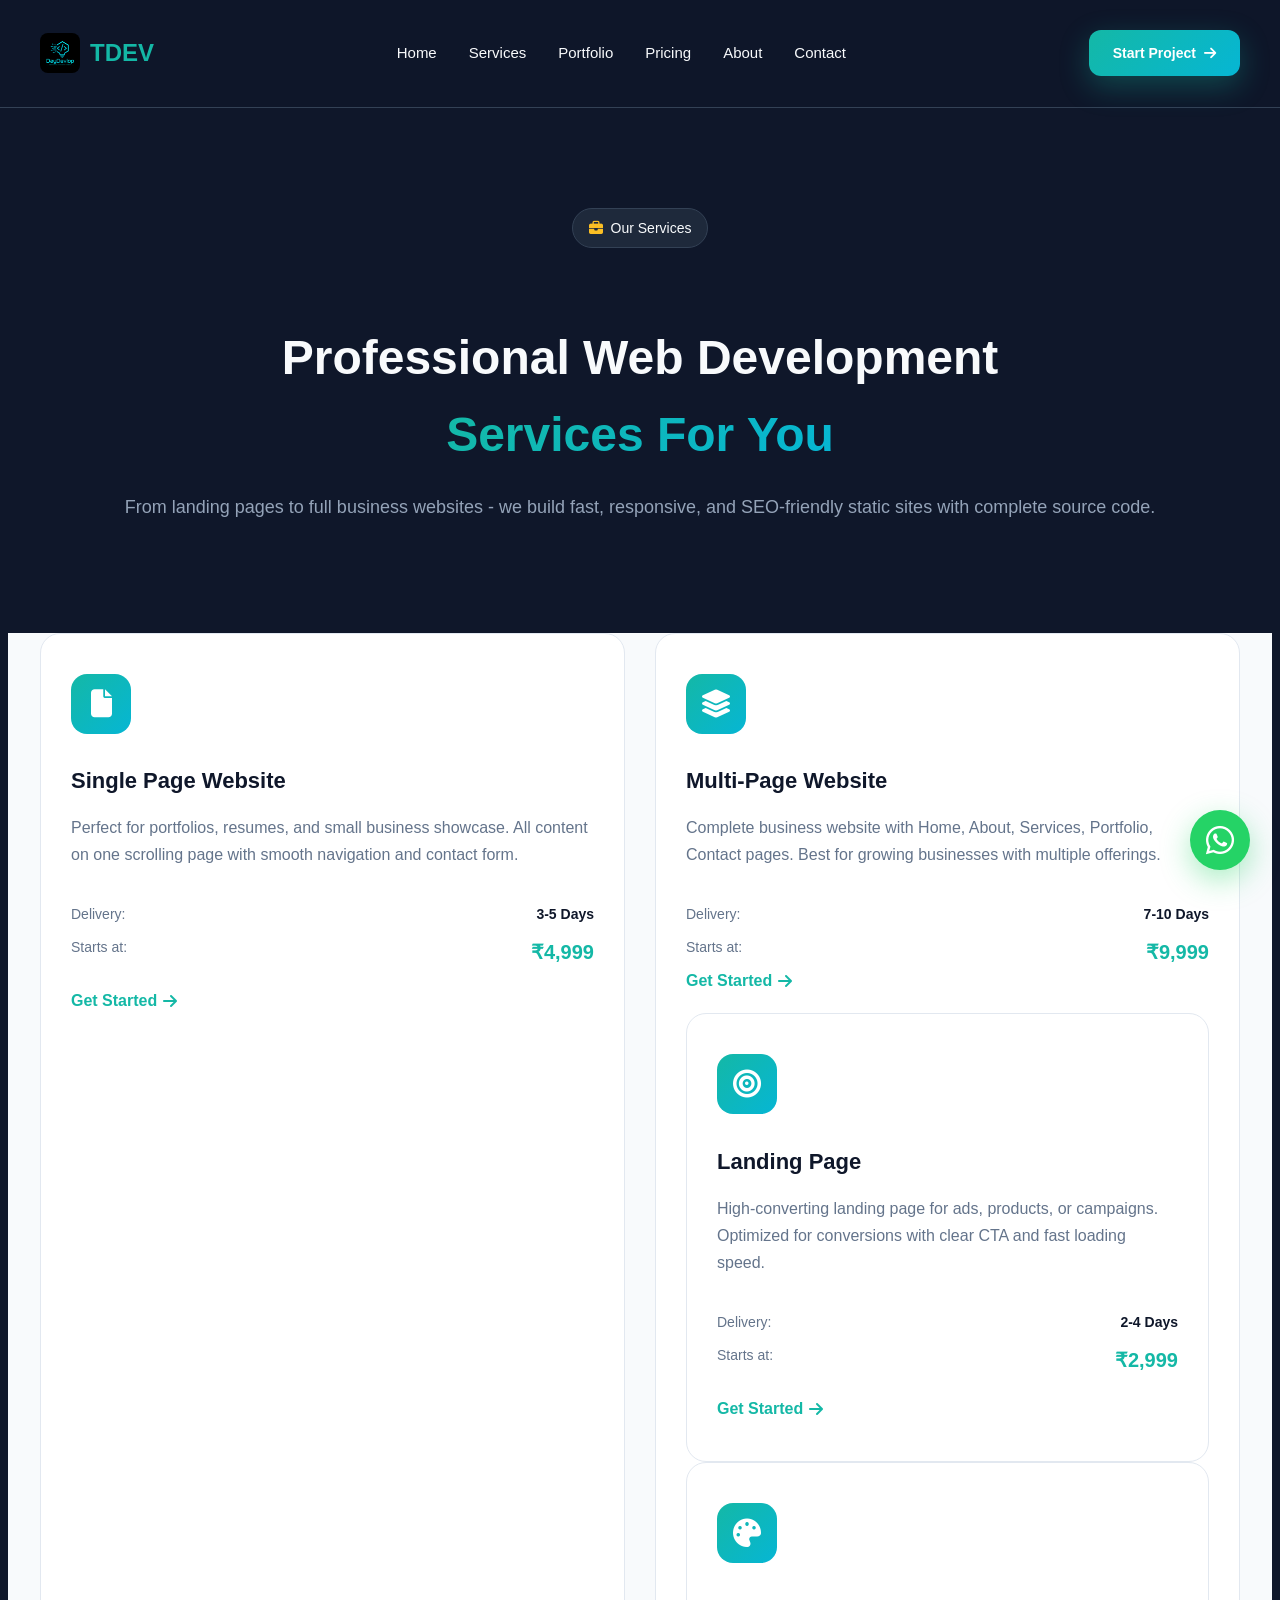
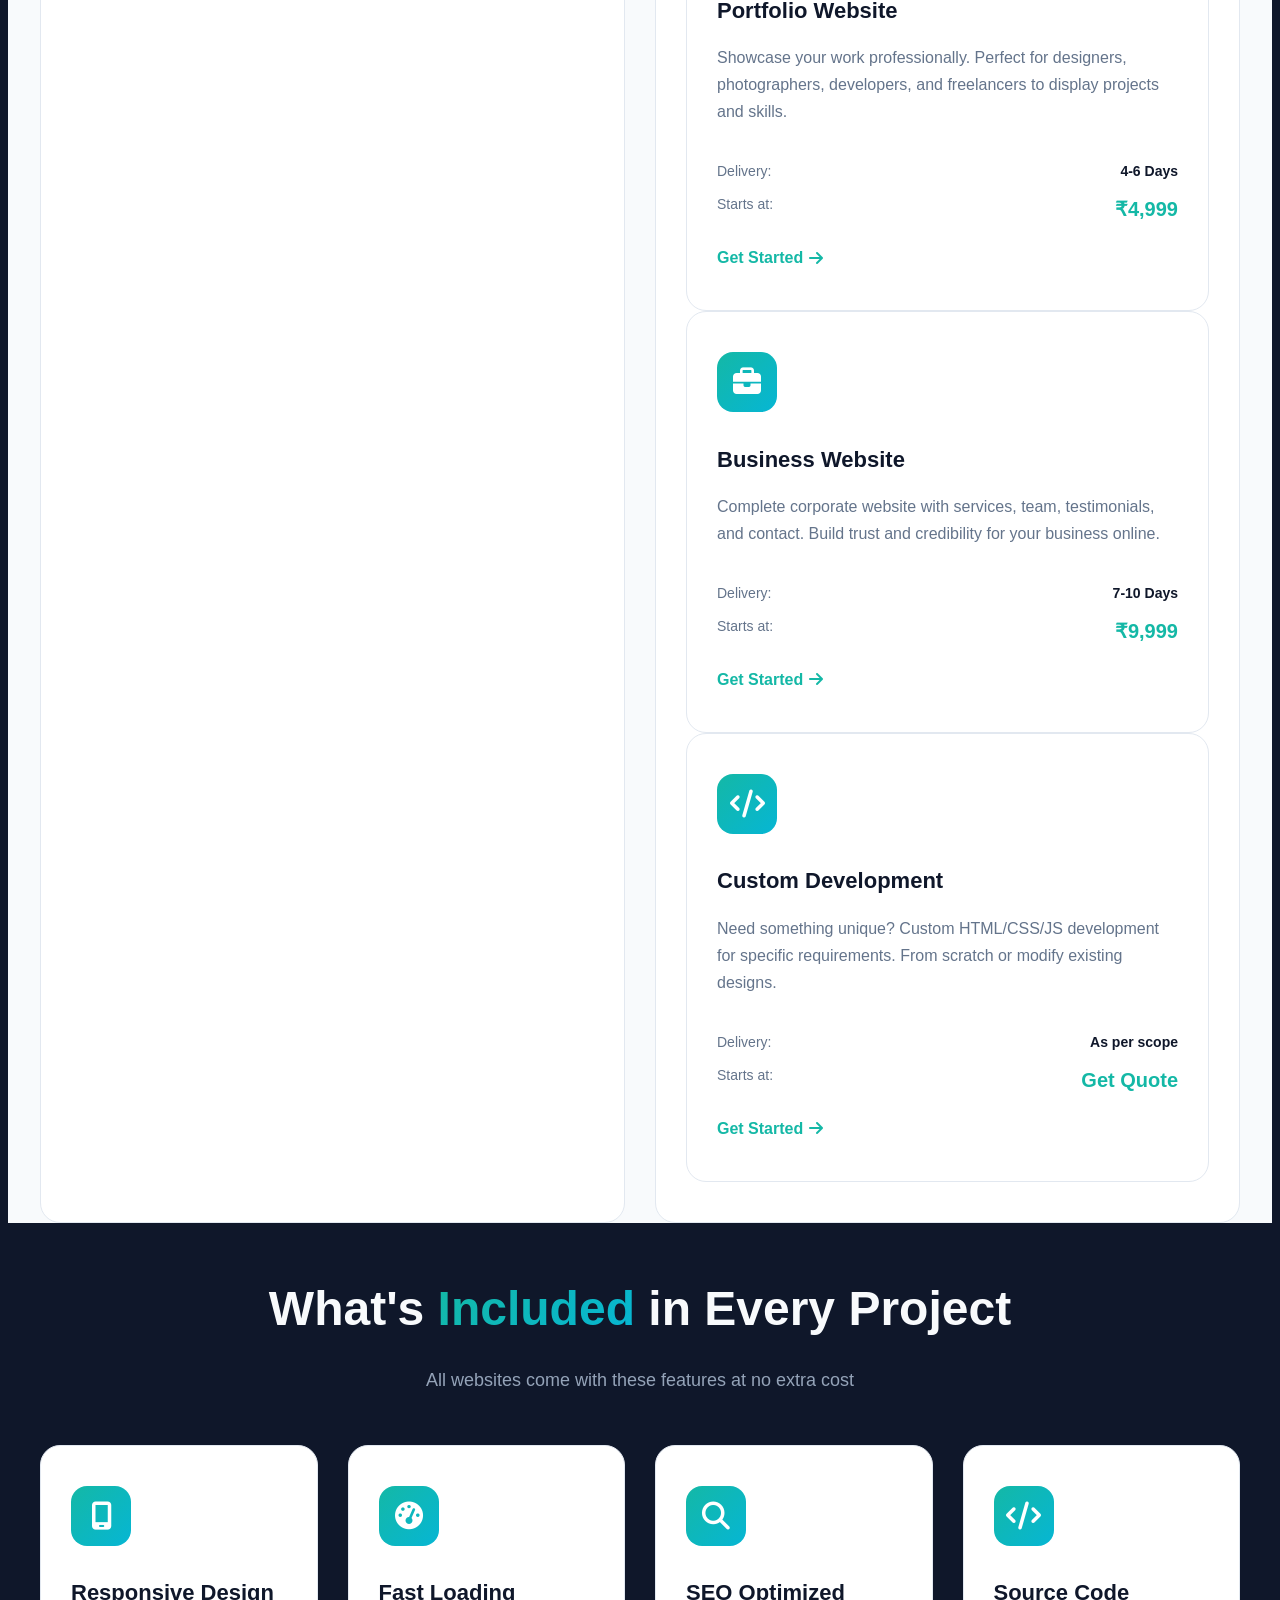
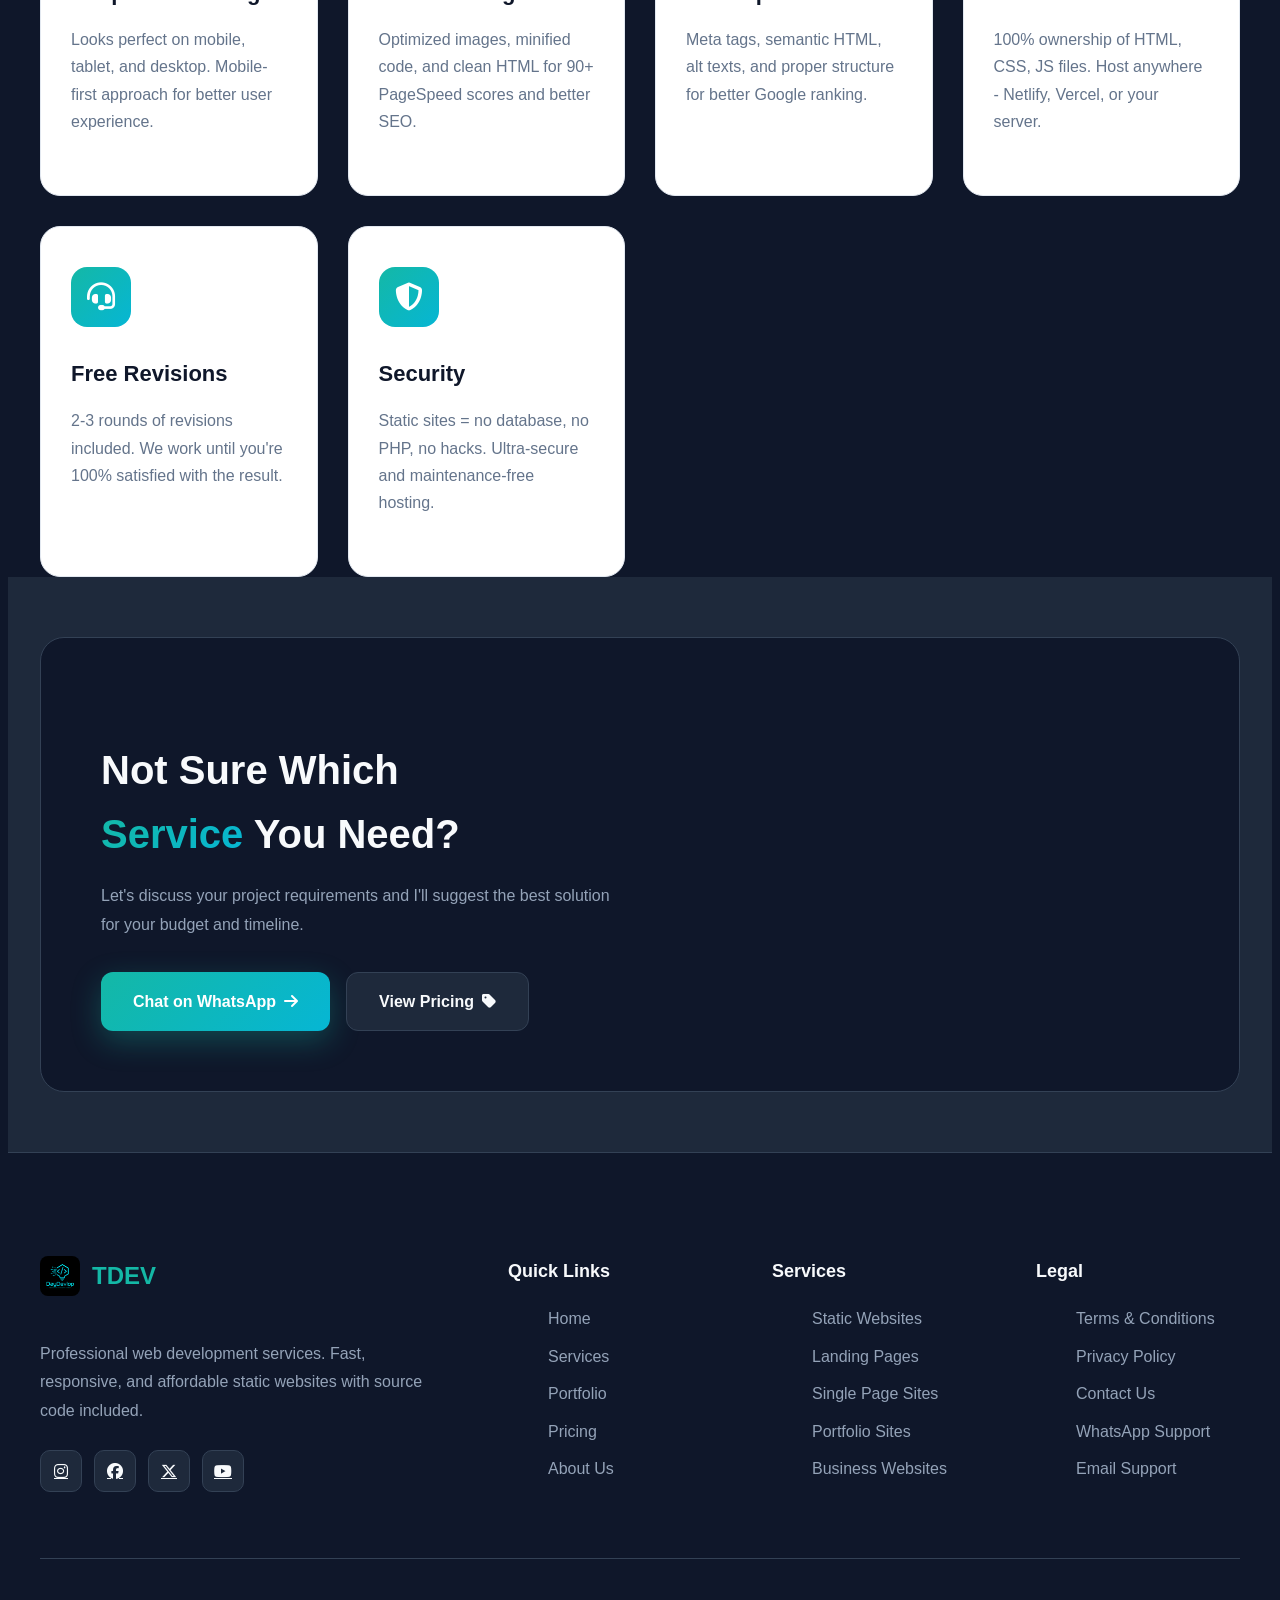
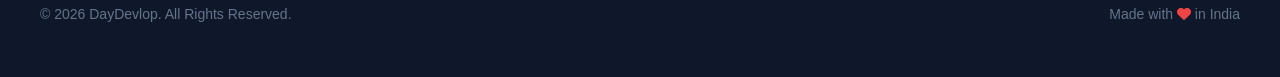
<file: services.html>
<!DOCTYPE html>
<html lang="en">
<head>
  <meta charset="UTF-8">
  <meta name="viewport" content="width=device-width, initial-scale=1.0">
  <title>Services - DayDevlop</title>
  <link rel="stylesheet" href="style.css">
  <link rel="stylesheet" href="https://cdnjs.cloudflare.com/ajax/libs/font-awesome/6.5.1/css/all.min.css">
</head>
<body>
  <!-- Header -->
  <header class="header">
    <div class="container header-content">
      <div class="logo">
        <img src="Images/logo.png" alt="TDEV">
        <h1>TDEV</h1>
      </div>
      <nav class="nav" id="navMenu">
        <a href="index.html">Home</a>
        <a href="services.html" class="active">Services</a>
        <a href="portfolio.html">Portfolio</a>
        <a href="pricing.html">Pricing</a>
        <a href="about.html">About</a>
        <a href="contact.html">Contact</a>
      </nav>
      <a href="https://wa.me/917077134418?text=Hi%20TDEV%2C%20I%20want%20to%20start%20a%20project" class="btn-primary btn-small btn-animated" target="_blank">Start Project <i class="fa-solid fa-arrow-right"></i></a>
      <button class="menu-toggle" id="menuToggle"><i class="fa-solid fa-bars"></i></button>
    </div>
  </header>

  <!-- Services Hero -->
  <section class="hero" style="padding: 120px 0 60px;">
    <div class="container">
      <div class="section-head">
        <div class="badge-top">
          <i class="fa-solid fa-briefcase"></i> Our Services
        </div>
        <h3>Professional Web Development<br><span class="gradient-text">Services For You</span></h3>
        <p>From landing pages to full business websites - we build fast, responsive, and SEO-friendly static sites with complete source code.</p>
      </div>
    </div>
  </section>

  <!-- Services Grid -->
  <section class="services light-section">
    <div class="container">
      <div class="services-grid">
        <!-- Service 1 -->
        <div class="service-card">
          <div class="service-icon">
            <i class="fa-solid fa-file"></i>
          </div>
          <h4>Single Page Website</h4>
          <p>Perfect for portfolios, resumes, and small business showcase. All content on one scrolling page with smooth navigation and contact form.</p>
          <div style="margin: 20px 0; padding-top: 15px; border-top: 1px solid var(--border);">
            <div style="display: flex; justify-content: space-between; margin-bottom: 10px;">
              <span style="font-size: 14px; color: var(--gray);">Delivery:</span>
              <span style="font-size: 14px; font-weight: 600; color: var(--dark);">3-5 Days</span>
            </div>
            <div style="display: flex; justify-content: space-between;">
              <span style="font-size: 14px; color: var(--gray);">Starts at:</span>
              <span style="font-size: 20px; font-weight: 800; color: var(--primary);">₹4,999</span>
            </div>
          </div>
          <a href="https://wa.me/917077134418?text=Hi%20I%20want%20Single%20Page%20Website" target="_blank">Get Started <i class="fa-solid fa-arrow-right"></i></a>
        </div>

        <!-- Service 2 -->
        <div class="service-card">
          <div class="service-icon">
            <i class="fa-solid fa-layer-group"></i>
          </div>
          <h4>Multi-Page Website</h4>
          <p>Complete business website with Home, About, Services, Portfolio, Contact pages. Best for growing businesses with multiple offerings.</p>
          <div style="margin: 20px 0; padding-top: 15px; border-top: 1px solid var(--border);">
            <div style="display: flex; justify-content: space-between; margin-bottom: 10px;">
              <span style="font-size: 14px; color: var(--gray);">Delivery:</span>
              <span style="font-size: 14px; font-weight: 600; color: var(--dark);">7-10 Days</span>
            </div>
            <div style="display: flex; justify-content: space-between;">
              <span style="font-size: 14px; color: var(--gray);">Starts at:</span>
              <span style="font-size: 20px; font-weight: 800; color: var(--primary);">₹9,999</span>
            </div>
          <a href="https://wa.me/917077134418?text=Hi%20I%20want%20Multi-Page%20Website" target="_blank">Get Started <i class="fa-solid fa-arrow-right"></i></a>
        </div>

        <!-- Service 3 -->
        <div class="service-card">
          <div class="service-icon">
            <i class="fa-solid fa-bullseye"></i>
          </div>
          <h4>Landing Page</h4>
          <p>High-converting landing page for ads, products, or campaigns. Optimized for conversions with clear CTA and fast loading speed.</p>
          <div style="margin: 20px 0; padding-top: 15px; border-top: 1px solid var(--border);">
            <div style="display: flex; justify-content: space-between; margin-bottom: 10px;">
              <span style="font-size: 14px; color: var(--gray);">Delivery:</span>
              <span style="font-size: 14px; font-weight: 600; color: var(--dark);">2-4 Days</span>
            </div>
            <div style="display: flex; justify-content: space-between;">
              <span style="font-size: 14px; color: var(--gray);">Starts at:</span>
              <span style="font-size: 20px; font-weight: 800; color: var(--primary);">₹2,999</span>
            </div>
          </div>
          <a href="https://wa.me/917077134418?text=Hi%20I%20want%20Landing%20Page" target="_blank">Get Started <i class="fa-solid fa-arrow-right"></i></a>
        </div>

        <!-- Service 4 -->
        <div class="service-card">
          <div class="service-icon">
            <i class="fa-solid fa-palette"></i>
          </div>
          <h4>Portfolio Website</h4>
          <p>Showcase your work professionally. Perfect for designers, photographers, developers, and freelancers to display projects and skills.</p>
          <div style="margin: 20px 0; padding-top: 15px; border-top: 1px solid var(--border);">
            <div style="display: flex; justify-content: space-between; margin-bottom: 10px;">
              <span style="font-size: 14px; color: var(--gray);">Delivery:</span>
              <span style="font-size: 14px; font-weight: 600; color: var(--dark);">4-6 Days</span>
            </div>
            <div style="display: flex; justify-content: space-between;">
              <span style="font-size: 14px; color: var(--gray);">Starts at:</span>
              <span style="font-size: 20px; font-weight: 800; color: var(--primary);">₹4,999</span>
            </div>
          </div>
          <a href="https://wa.me/917077134418?text=Hi%20I%20want%20Portfolio%20Website" target="_blank">Get Started <i class="fa-solid fa-arrow-right"></i></a>
        </div>

        <!-- Service 5 -->
        <div class="service-card">
          <div class="service-icon">
            <i class="fa-solid fa-briefcase"></i>
          </div>
          <h4>Business Website</h4>
          <p>Complete corporate website with services, team, testimonials, and contact. Build trust and credibility for your business online.</p>
          <div style="margin: 20px 0; padding-top: 15px; border-top: 1px solid var(--border);">
            <div style="display: flex; justify-content: space-between; margin-bottom: 10px;">
              <span style="font-size: 14px; color: var(--gray);">Delivery:</span>
              <span style="font-size: 14px; font-weight: 600; color: var(--dark);">7-10 Days</span>
            </div>
            <div style="display: flex; justify-content: space-between;">
              <span style="font-size: 14px; color: var(--gray);">Starts at:</span>
              <span style="font-size: 20px; font-weight: 800; color: var(--primary);">₹9,999</span>
            </div>
          </div>
          <a href="https://wa.me/917077134418?text=Hi%20I%20want%20Business%20Website" target="_blank">Get Started <i class="fa-solid fa-arrow-right"></i></a>
        </div>

        <!-- Service 6 -->
        <div class="service-card">
          <div class="service-icon">
            <i class="fa-solid fa-code"></i>
          </div>
          <h4>Custom Development</h4>
          <p>Need something unique? Custom HTML/CSS/JS development for specific requirements. From scratch or modify existing designs.</p>
          <div style="margin: 20px 0; padding-top: 15px; border-top: 1px solid var(--border);">
            <div style="display: flex; justify-content: space-between; margin-bottom: 10px;">
              <span style="font-size: 14px; color: var(--gray);">Delivery:</span>
              <span style="font-size: 14px; font-weight: 600; color: var(--dark);">As per scope</span>
            </div>
            <div style="display: flex; justify-content: space-between;">
              <span style="font-size: 14px; color: var(--gray);">Starts at:</span>
              <span style="font-size: 20px; font-weight: 800; color: var(--primary);">Get Quote</span>
            </div>
          </div>
          <a href="https://wa.me/917077134418?text=Hi%20I%20want%20Custom%20Website" target="_blank">Get Started <i class="fa-solid fa-arrow-right"></i></a>
        </div>
      </div>
    </div>
  </section>

  <!-- What's Included -->
  <section class="services">
    <div class="container">
      <div class="section-head">
        <h3>What's <span class="gradient-text">Included</span> in Every Project</h3>
        <p>All websites come with these features at no extra cost</p>
      </div>
      <div class="services-grid">
        <div class="service-card">
          <div class="service-icon"><i class="fa-solid fa-mobile-screen"></i></div>
          <h4>Responsive Design</h4>
          <p>Looks perfect on mobile, tablet, and desktop. Mobile-first approach for better user experience.</p>
        </div>
        <div class="service-card">
          <div class="service-icon"><i class="fa-solid fa-gauge-high"></i></div>
          <h4>Fast Loading</h4>
          <p>Optimized images, minified code, and clean HTML for 90+ PageSpeed scores and better SEO.</p>
        </div>
        <div class="service-card">
          <div class="service-icon"><i class="fa-solid fa-magnifying-glass"></i></div>
          <h4>SEO Optimized</h4>
          <p>Meta tags, semantic HTML, alt texts, and proper structure for better Google ranking.</p>
        </div>
        <div class="service-card">
          <div class="service-icon"><i class="fa-solid fa-code"></i></div>
          <h4>Source Code</h4>
          <p>100% ownership of HTML, CSS, JS files. Host anywhere - Netlify, Vercel, or your server.</p>
        </div>
        <div class="service-card">
          <div class="service-icon"><i class="fa-solid fa-headset"></i></div>
          <h4>Free Revisions</h4>
          <p>2-3 rounds of revisions included. We work until you're 100% satisfied with the result.</p>
        </div>
        <div class="service-card">
          <div class="service-icon"><i class="fa-solid fa-shield-halved"></i></div>
          <h4>Security</h4>
          <p>Static sites = no database, no PHP, no hacks. Ultra-secure and maintenance-free hosting.</p>
        </div>
      </div>
    </div>
  </section>

  <!-- CTA -->
  <section class="cta" style="padding: 60px 0;">
    <div class="container">
      <div class="cta-box">
        <div class="cta-left">
          <h3>Not Sure Which<br><span class="gradient-text">Service</span> You Need?</h3>
          <p>Let's discuss your project requirements and I'll suggest the best solution for your budget and timeline.</p>
          <div class="cta-btns">
            <a href="https://wa.me/917077134418?text=Hi%20TDEV%2C%20Help%20me%20choose%20the%20right%20service" class="btn-primary btn-animated" target="_blank">Chat on WhatsApp <i class="fa-solid fa-arrow-right"></i></a>
            <a href="pricing.html" class="btn-secondary btn-animated">View Pricing <i class="fa-solid fa-tag"></i></a>
          </div>
        </div>
      </div>
    </div>
  </section>

  <!-- Footer -->
  <footer class="footer">
    <div class="container">
      <div class="footer-grid">
        <div class="footer-col">
          <div class="footer-logo">
            <img src="Images/logo.png" alt="TDEV">
            <h3>TDEV</h3>
          </div>
          <p>Professional web development services. Fast, responsive, and affordable static websites with source code included.</p>
          <div class="footer-socials">
    <a href="https://www.instagram.com/daydevlop?igsh=MXQxejdncHQyd3h6dA=" target="_blank"><i class="fab fa-instagram"></i></a>
    <a href="https://www.facebook.com/techtory.09" target="_blank"><i class="fab fa-facebook"></i></a>
    <a href="https://x.com/DayDevlop" target="_blank"><i class="fab fa-x-twitter"></i></a>
    <a href="https://youtube.com/@daydevlop?si=YmVyVssYXaMxvQwR" target="_blank"><i class="fab fa-youtube"></i></a>
</div>
        </div>
        
        <div class="footer-col">
          <h4>Quick Links</h4>
          <ul>
            <li><a href="index.html">Home</a></li>
            <li><a href="services.html">Services</a></li>
            <li><a href="portfolio.html">Portfolio</a></li>
            <li><a href="pricing.html">Pricing</a></li>
            <li><a href="about.html">About Us</a></li>
          </ul>
        </div>
        
        <div class="footer-col">
          <h4>Services</h4>
          <ul>
            <li><a href="services.html">Static Websites</a></li>
            <li><a href="services.html">Landing Pages</a></li>
            <li><a href="services.html">Single Page Sites</a></li>
            <li><a href="services.html">Portfolio Sites</a></li>
            <li><a href="services.html">Business Websites</a></li>
          </ul>
        </div>
        
        <div class="footer-col">
          <h4>Legal</h4>
          <ul>
            <li><a href="terms.html">Terms & Conditions</a></li>
            <li><a href="privacy.html">Privacy Policy</a></li>
            <li><a href="contact.html">Contact Us</a></li>
            <li><a href="https://wa.me/917077134418" target="_blank">WhatsApp Support</a></li>
            <li><a href="mailto:contact@tdev.com">Email Support</a></li>
          </ul>
        </div>
      </div>
      
      <div class="footer-bottom">
        <p>© 2026 DayDevlop. All Rights Reserved.</p>
        <p>Made with <i class="fa-solid fa-heart" style="color: #ef4444;"></i> in India</p>
      </div>
    </div>
  </footer>

  <!-- WhatsApp Float Button -->
  <a href="https://wa.me/917077134418?text=Hi%20I%20want%20to%20discuss%20website" target="_blank" class="whatsapp-float">
    <i class="fab fa-whatsapp"></i>
  </a>

  <script src="script.js"></script>
</body>
</html>
</file>
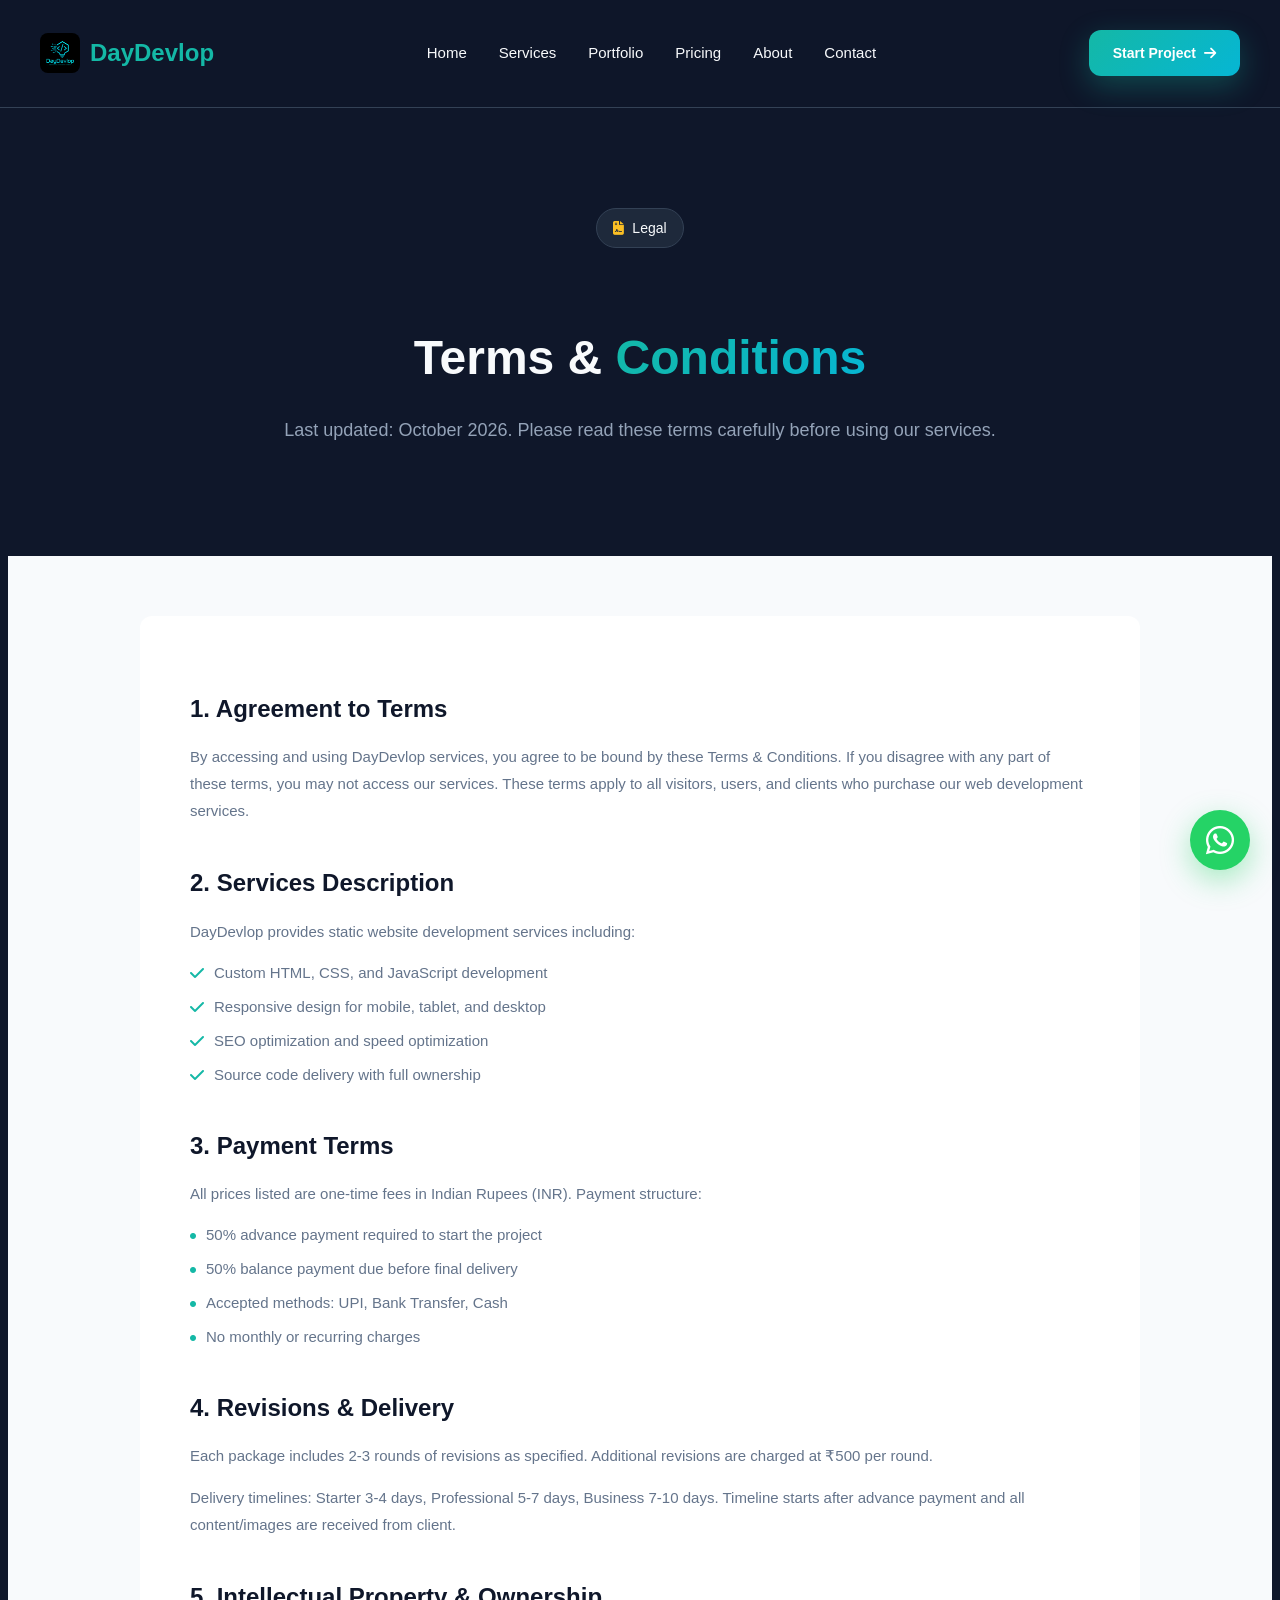
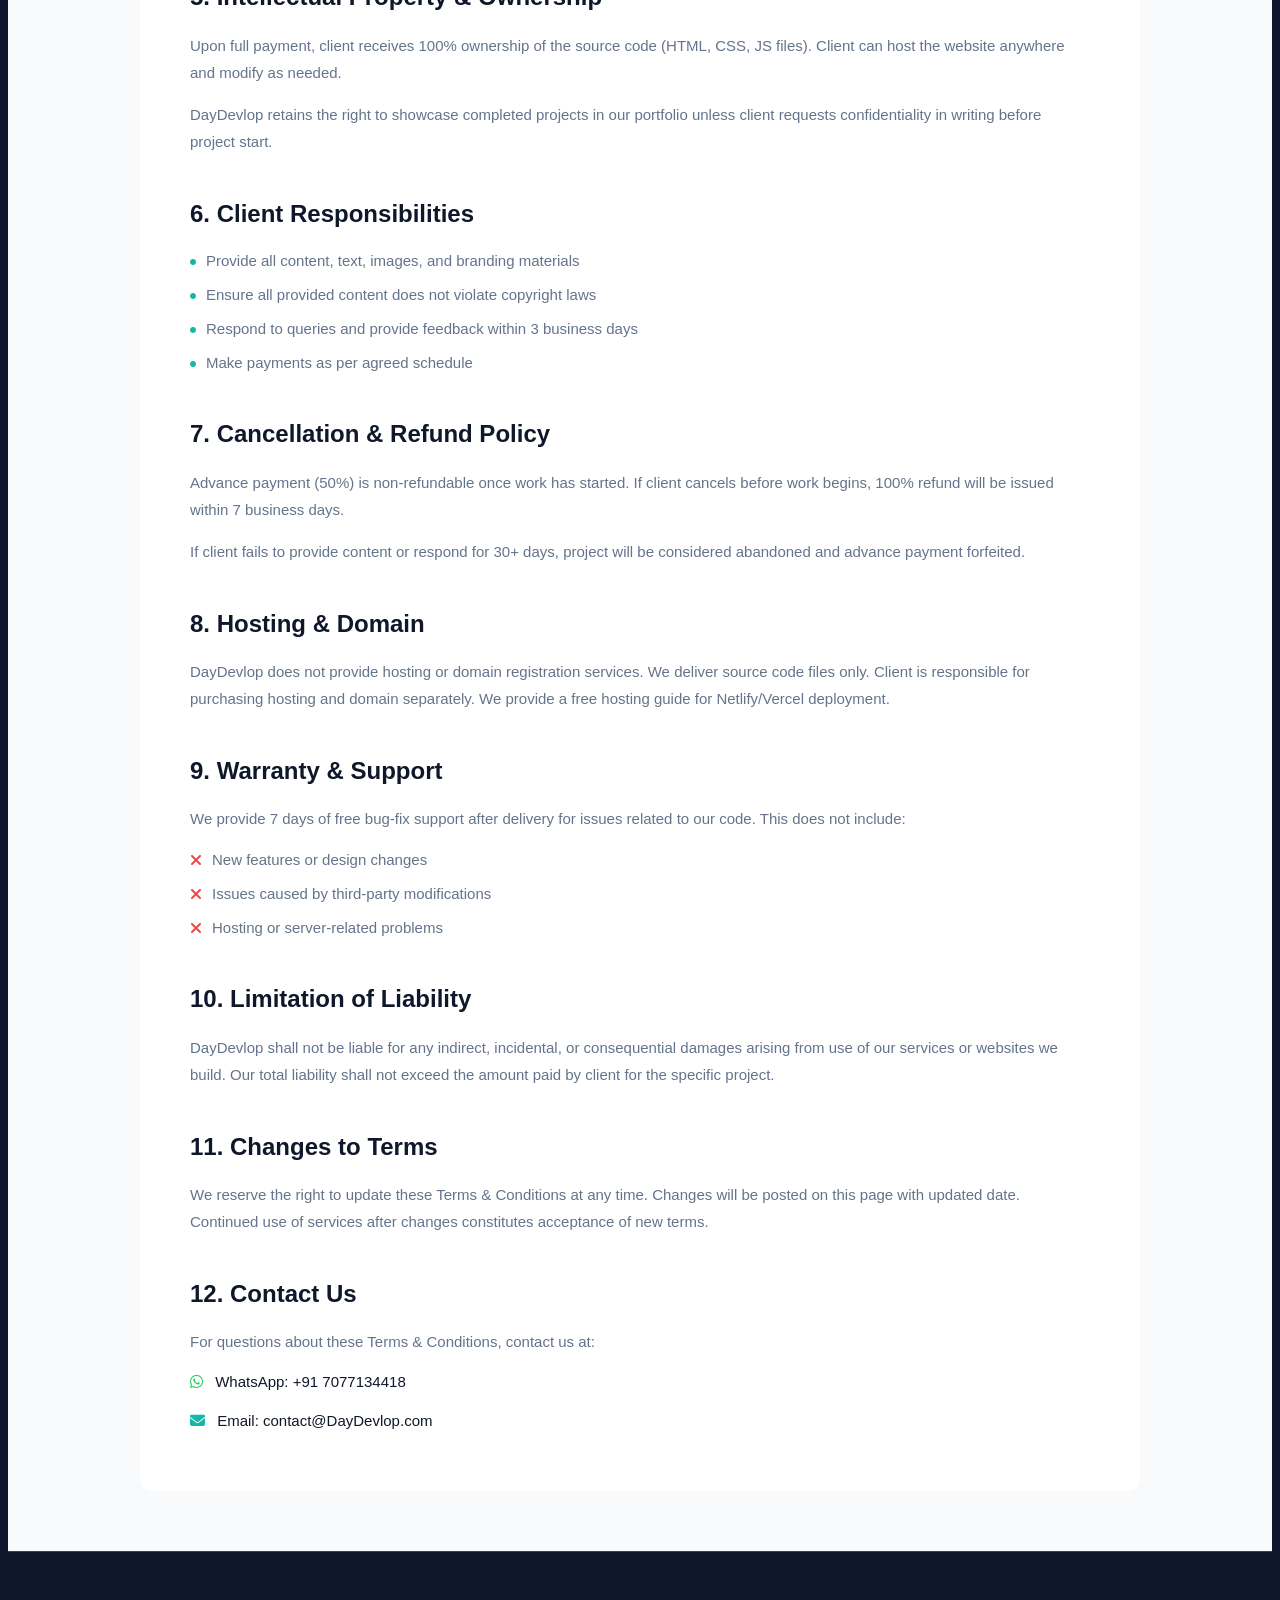
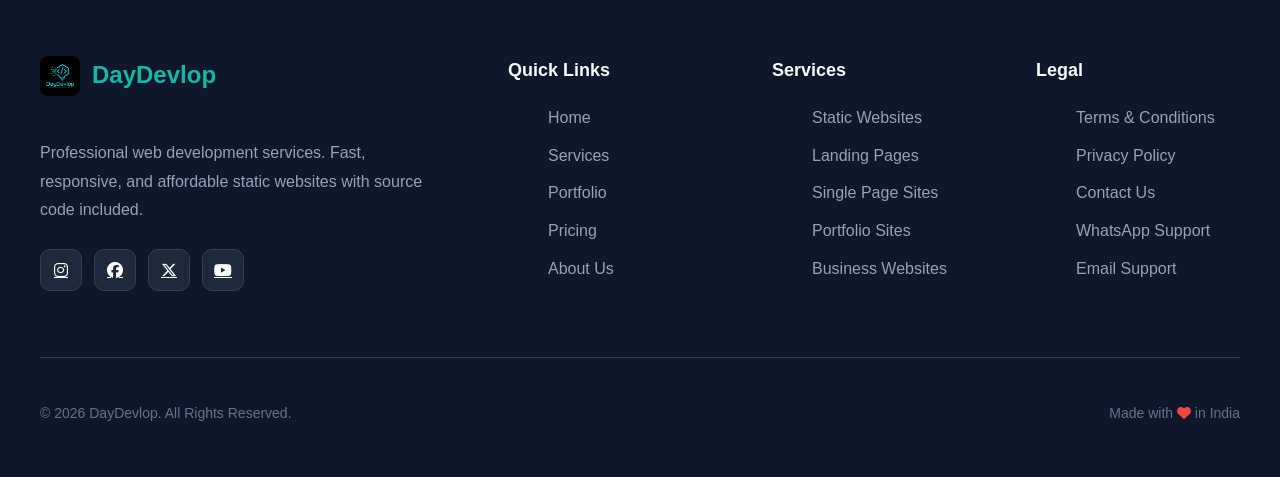
<file: terms.html>
<!DOCTYPE html>
<html lang="en">
<head>
  <meta charset="UTF-8">
  <meta name="viewport" content="width=device-width, initial-scale=1.0">
  <title>Terms & Conditions - DayDevlop</title>
  <link rel="stylesheet" href="style.css">
  <link rel="stylesheet" href="https://cdnjs.cloudflare.com/ajax/libs/font-awesome/6.5.1/css/all.min.css">
</head>
<body>
  <!-- Header -->
  <header class="header">
    <div class="container header-content">
      <div class="logo">
        <img src="Images/logo.png" alt="DayDevlop">
        <h1>DayDevlop</h1>
      </div>
      <nav class="nav" id="navMenu">
        <a href="index.html">Home</a>
        <a href="services.html">Services</a>
        <a href="portfolio.html">Portfolio</a>
        <a href="pricing.html">Pricing</a>
        <a href="about.html">About</a>
        <a href="contact.html">Contact</a>
      </nav>
      <a href="https://wa.me/917077134418?text=Hi%20DayDevlop%2C%20I%20want%20to%20start%20a%20project" class="btn-primary btn-small btn-animated" target="_blank">Start Project <i class="fa-solid fa-arrow-right"></i></a>
      <button class="menu-toggle" id="menuToggle"><i class="fa-solid fa-bars"></i></button>
    </div>
  </header>

  <!-- Terms Hero -->
  <section class="hero" style="padding: 120px 0 60px;">
    <div class="container">
      <div class="section-head">
        <div class="badge-top">
          <i class="fa-solid fa-file-contract"></i> Legal
        </div>
        <h3>Terms & <span class="gradient-text">Conditions</span></h3>
        <p>Last updated: October 2026. Please read these terms carefully before using our services.</p>
      </div>
    </div>
  </section>

  <!-- Terms Content -->
  <section class="light-section" style="padding: 60px 0;">
    <div class="container">
      <div style="max-width: 900px; margin: 0 auto; background: #fff; border: 1px solid var(--border); border-radius: 12px; padding: 50px;">
        
        <div style="margin-bottom: 40px;">
          <h3 style="font-size: 24px; margin-bottom: 15px; color: var(--dark);">1. Agreement to Terms</h3>
          <p style="font-size: 15px; color: var(--gray); line-height: 1.8;">
            By accessing and using DayDevlop services, you agree to be bound by these Terms & Conditions. If you disagree with any part of these terms, you may not access our services. These terms apply to all visitors, users, and clients who purchase our web development services.
          </p>
        </div>

        <div style="margin-bottom: 40px;">
          <h3 style="font-size: 24px; margin-bottom: 15px; color: var(--dark);">2. Services Description</h3>
          <p style="font-size: 15px; color: var(--gray); line-height: 1.8; margin-bottom: 15px;">
            DayDevlop provides static website development services including:
          </p>
          <ul style="list-style: none; padding: 0;">
            <li style="display: flex; gap: 10px; margin-bottom: 10px;">
              <i class="fa-solid fa-check" style="color: var(--primary); margin-top: 4px;"></i>
              <span style="font-size: 15px; color: var(--gray);">Custom HTML, CSS, and JavaScript development</span>
            </li>
            <li style="display: flex; gap: 10px; margin-bottom: 10px;">
              <i class="fa-solid fa-check" style="color: var(--primary); margin-top: 4px;"></i>
              <span style="font-size: 15px; color: var(--gray);">Responsive design for mobile, tablet, and desktop</span>
            </li>
            <li style="display: flex; gap: 10px; margin-bottom: 10px;">
              <i class="fa-solid fa-check" style="color: var(--primary); margin-top: 4px;"></i>
              <span style="font-size: 15px; color: var(--gray);">SEO optimization and speed optimization</span>
            </li>
            <li style="display: flex; gap: 10px; margin-bottom: 10px;">
              <i class="fa-solid fa-check" style="color: var(--primary); margin-top: 4px;"></i>
              <span style="font-size: 15px; color: var(--gray);">Source code delivery with full ownership</span>
            </li>
          </ul>
        </div>

        <div style="margin-bottom: 40px;">
          <h3 style="font-size: 24px; margin-bottom: 15px; color: var(--dark);">3. Payment Terms</h3>
          <p style="font-size: 15px; color: var(--gray); line-height: 1.8; margin-bottom: 15px;">
            All prices listed are one-time fees in Indian Rupees (INR). Payment structure:
          </p>
          <ul style="list-style: none; padding: 0;">
            <li style="display: flex; gap: 10px; margin-bottom: 10px;">
              <i class="fa-solid fa-circle" style="color: var(--primary); font-size: 6px; margin-top: 10px;"></i>
              <span style="font-size: 15px; color: var(--gray);">50% advance payment required to start the project</span>
            </li>
            <li style="display: flex; gap: 10px; margin-bottom: 10px;">
              <i class="fa-solid fa-circle" style="color: var(--primary); font-size: 6px; margin-top: 10px;"></i>
              <span style="font-size: 15px; color: var(--gray);">50% balance payment due before final delivery</span>
            </li>
            <li style="display: flex; gap: 10px; margin-bottom: 10px;">
              <i class="fa-solid fa-circle" style="color: var(--primary); font-size: 6px; margin-top: 10px;"></i>
              <span style="font-size: 15px; color: var(--gray);">Accepted methods: UPI, Bank Transfer, Cash</span>
            </li>
            <li style="display: flex; gap: 10px; margin-bottom: 10px;">
              <i class="fa-solid fa-circle" style="color: var(--primary); font-size: 6px; margin-top: 10px;"></i>
              <span style="font-size: 15px; color: var(--gray);">No monthly or recurring charges</span>
            </li>
          </ul>
        </div>

        <div style="margin-bottom: 40px;">
          <h3 style="font-size: 24px; margin-bottom: 15px; color: var(--dark);">4. Revisions & Delivery</h3>
          <p style="font-size: 15px; color: var(--gray); line-height: 1.8; margin-bottom: 15px;">
            Each package includes 2-3 rounds of revisions as specified. Additional revisions are charged at ₹500 per round.
          </p>
          <p style="font-size: 15px; color: var(--gray); line-height: 1.8;">
            Delivery timelines: Starter 3-4 days, Professional 5-7 days, Business 7-10 days. Timeline starts after advance payment and all content/images are received from client.
          </p>
        </div>

        <div style="margin-bottom: 40px;">
          <h3 style="font-size: 24px; margin-bottom: 15px; color: var(--dark);">5. Intellectual Property & Ownership</h3>
          <p style="font-size: 15px; color: var(--gray); line-height: 1.8; margin-bottom: 15px;">
            Upon full payment, client receives 100% ownership of the source code (HTML, CSS, JS files). Client can host the website anywhere and modify as needed.
          </p>
          <p style="font-size: 15px; color: var(--gray); line-height: 1.8;">
            DayDevlop retains the right to showcase completed projects in our portfolio unless client requests confidentiality in writing before project start.
          </p>
        </div>

        <div style="margin-bottom: 40px;">
          <h3 style="font-size: 24px; margin-bottom: 15px; color: var(--dark);">6. Client Responsibilities</h3>
          <ul style="list-style: none; padding: 0;">
            <li style="display: flex; gap: 10px; margin-bottom: 10px;">
              <i class="fa-solid fa-circle" style="color: var(--primary); font-size: 6px; margin-top: 10px;"></i>
              <span style="font-size: 15px; color: var(--gray);">Provide all content, text, images, and branding materials</span>
            </li>
            <li style="display: flex; gap: 10px; margin-bottom: 10px;">
              <i class="fa-solid fa-circle" style="color: var(--primary); font-size: 6px; margin-top: 10px;"></i>
              <span style="font-size: 15px; color: var(--gray);">Ensure all provided content does not violate copyright laws</span>
            </li>
            <li style="display: flex; gap: 10px; margin-bottom: 10px;">
              <i class="fa-solid fa-circle" style="color: var(--primary); font-size: 6px; margin-top: 10px;"></i>
              <span style="font-size: 15px; color: var(--gray);">Respond to queries and provide feedback within 3 business days</span>
            </li>
            <li style="display: flex; gap: 10px; margin-bottom: 10px;">
              <i class="fa-solid fa-circle" style="color: var(--primary); font-size: 6px; margin-top: 10px;"></i>
              <span style="font-size: 15px; color: var(--gray);">Make payments as per agreed schedule</span>
            </li>
          </ul>
        </div>

        <div style="margin-bottom: 40px;">
          <h3 style="font-size: 24px; margin-bottom: 15px; color: var(--dark);">7. Cancellation & Refund Policy</h3>
          <p style="font-size: 15px; color: var(--gray); line-height: 1.8; margin-bottom: 15px;">
            Advance payment (50%) is non-refundable once work has started. If client cancels before work begins, 100% refund will be issued within 7 business days.
          </p>
          <p style="font-size: 15px; color: var(--gray); line-height: 1.8;">
            If client fails to provide content or respond for 30+ days, project will be considered abandoned and advance payment forfeited.
          </p>
        </div>

        <div style="margin-bottom: 40px;">
          <h3 style="font-size: 24px; margin-bottom: 15px; color: var(--dark);">8. Hosting & Domain</h3>
          <p style="font-size: 15px; color: var(--gray); line-height: 1.8;">
            DayDevlop does not provide hosting or domain registration services. We deliver source code files only. Client is responsible for purchasing hosting and domain separately. We provide a free hosting guide for Netlify/Vercel deployment.
          </p>
        </div>

        <div style="margin-bottom: 40px;">
          <h3 style="font-size: 24px; margin-bottom: 15px; color: var(--dark);">9. Warranty & Support</h3>
          <p style="font-size: 15px; color: var(--gray); line-height: 1.8; margin-bottom: 15px;">
            We provide 7 days of free bug-fix support after delivery for issues related to our code. This does not include:
          </p>
          <ul style="list-style: none; padding: 0;">
            <li style="display: flex; gap: 10px; margin-bottom: 10px;">
              <i class="fa-solid fa-times" style="color: #ef4444; margin-top: 4px;"></i>
              <span style="font-size: 15px; color: var(--gray);">New features or design changes</span>
            </li>
            <li style="display: flex; gap: 10px; margin-bottom: 10px;">
              <i class="fa-solid fa-times" style="color: #ef4444; margin-top: 4px;"></i>
              <span style="font-size: 15px; color: var(--gray);">Issues caused by third-party modifications</span>
            </li>
            <li style="display: flex; gap: 10px; margin-bottom: 10px;">
              <i class="fa-solid fa-times" style="color: #ef4444; margin-top: 4px;"></i>
              <span style="font-size: 15px; color: var(--gray);">Hosting or server-related problems</span>
            </li>
          </ul>
        </div>

        <div style="margin-bottom: 40px;">
          <h3 style="font-size: 24px; margin-bottom: 15px; color: var(--dark);">10. Limitation of Liability</h3>
          <p style="font-size: 15px; color: var(--gray); line-height: 1.8;">
            DayDevlop shall not be liable for any indirect, incidental, or consequential damages arising from use of our services or websites we build. Our total liability shall not exceed the amount paid by client for the specific project.
          </p>
        </div>

        <div style="margin-bottom: 40px;">
          <h3 style="font-size: 24px; margin-bottom: 15px; color: var(--dark);">11. Changes to Terms</h3>
          <p style="font-size: 15px; color: var(--gray); line-height: 1.8;">
            We reserve the right to update these Terms & Conditions at any time. Changes will be posted on this page with updated date. Continued use of services after changes constitutes acceptance of new terms.
          </p>
        </div>

        <div>
          <h3 style="font-size: 24px; margin-bottom: 15px; color: var(--dark);">12. Contact Us</h3>
          <p style="font-size: 15px; color: var(--gray); line-height: 1.8;">
            For questions about these Terms & Conditions, contact us at:
          </p>
          <div style="margin-top: 15px;">
            <p style="font-size: 15px; color: var(--dark); margin-bottom: 8px;"><i class="fab fa-whatsapp" style="color: #25d366; margin-right: 8px;"></i> WhatsApp: +91 7077134418</p>
            <p style="font-size: 15px; color: var(--dark); margin-bottom: 8px;"><i class="fa-solid fa-envelope" style="color: var(--primary); margin-right: 8px;"></i> Email: contact@DayDevlop.com</p>
          </div>
        </div>

      </div>
    </div>
  </section>

  <!-- Footer -->
  <footer class="footer">
    <div class="container">
      <div class="footer-grid">
        <div class="footer-col">
          <div class="footer-logo">
            <img src="Images/logo.png" alt="DayDevlop">
            <h3>DayDevlop</h3>
          </div>
          <p>Professional web development services. Fast, responsive, and affordable static websites with source code included.</p>
         <div class="footer-socials">
    <a href="https://www.instagram.com/daydevlop?igsh=MXQxejdncHQyd3h6dA=" target="_blank"><i class="fab fa-instagram"></i></a>
    <a href="https://www.facebook.com/techtory.09" target="_blank"><i class="fab fa-facebook"></i></a>
    <a href="https://x.com/DayDevlop" target="_blank"><i class="fab fa-x-twitter"></i></a>
    <a href="https://youtube.com/@daydevlop?si=YmVyVssYXaMxvQwR" target="_blank"><i class="fab fa-youtube"></i></a>
</div>
        </div>
        
        <div class="footer-col">
          <h4>Quick Links</h4>
          <ul>
            <li><a href="index.html">Home</a></li>
            <li><a href="services.html">Services</a></li>
            <li><a href="portfolio.html">Portfolio</a></li>
            <li><a href="pricing.html">Pricing</a></li>
            <li><a href="about.html">About Us</a></li>
          </ul>
        </div>
        
        <div class="footer-col">
          <h4>Services</h4>
          <ul>
            <li><a href="services.html">Static Websites</a></li>
            <li><a href="services.html">Landing Pages</a></li>
            <li><a href="services.html">Single Page Sites</a></li>
            <li><a href="services.html">Portfolio Sites</a></li>
            <li><a href="services.html">Business Websites</a></li>
          </ul>
        </div>
        
        <div class="footer-col">
          <h4>Legal</h4>
          <ul>
            <li><a href="terms.html">Terms & Conditions</a></li>
            <li><a href="privacy.html">Privacy Policy</a></li>
            <li><a href="contact.html">Contact Us</a></li>
            <li><a href="https://wa.me/917077134418" target="_blank">WhatsApp Support</a></li>
            <li><a href="mailto:contact@DayDevlop.com">Email Support</a></li>
          </ul>
        </div>
      </div>
      
      <div class="footer-bottom">
        <p>© 2026 DayDevlop. All Rights Reserved.</p>
        <p>Made with <i class="fa-solid fa-heart" style="color: #ef4444;"></i> in India</p>
      </div>
    </div>
  </footer>

  <!-- WhatsApp Float Button -->
  <a href="https://wa.me/917077134418?text=Hi%20I%20want%20to%20discuss%20website" target="_blank" class="whatsapp-float">
    <i class="fab fa-whatsapp"></i>
  </a>

  <script src="script.js"></script>
</body>
</html>
</file>
<file: style.css>
- {
  box-sizing: border-box;
  padding: 0;
  margin: 0;
}

:root {
  --primary: #14b8a6;
  --primary-dark: #0f766e;
  --secondary: #06b6d4;
  --accent: #f0a8b8;
  --dark: #0f172a;
  --dark-2: #1e293b;
  --dark-3: #334155;
  --light: #f8fafc;
  --gray: #64748b;
  --gray-light: #94a3b8;
}

html {
  scroll-behavior: smooth;
}

body {
  font-family: 'Poppins', sans-serif;
  background: var(--dark);
  color: var(--light);
  line-height: 1.6;
  overflow-x: hidden;
}

.container {
  max-width: 1200px;
  margin: 0 auto;
  padding: 0 20px;
}

.section {
  padding: 80px 0;
}

.section-alt {
  background: var(--dark-2);
}

.section-head {
  text-align: center;
  margin-bottom: 50px;
}

.section-head h2 {
  font-size: clamp(2rem, 5vw, 3rem);
  font-weight: 800;
  margin-bottom: 12px;
}

.section-head h3 {
  font-size: clamp(2rem, 5vw, 3rem);
  font-weight: 800;
  margin-bottom: 12px;
}

.section-head p {
  font-size: 18px;
  color: var(--gray-light);
}

.gradient-text {
  background: linear-gradient(135deg, var(--primary), var(--secondary));
  -webkit-background-clip: text;
  -webkit-text-fill-color: transparent;
}

.gradient-text-gold {
  background: linear-gradient(135deg, var(--accent), #d4a574);
  -webkit-background-clip: text;
  -webkit-text-fill-color: transparent;
}

.badge-top {
  display: inline-flex;
  align-items: center;
  gap: 8px;
  background: var(--dark-2);
  border: 1px solid var(--dark-3);
  padding: 8px 16px;
  border-radius: 50px;
  font-size: 14px;
  margin-bottom: 24px;
  color: var(--light);
}

.badge-top i {
  color: #fbbf24;
}

.header {
  position: fixed;
  top: 0;
  width: 100%;
  background: rgba(15, 23, 42, 0.95);
  backdrop-filter: blur(10px);
  border-bottom: 1px solid var(--dark-3);
  z-index: 1000;
}

.header-content {
  display: flex;
  justify-content: space-between;
  align-items: center;
  padding: 18px 20px;
}

.logo {
  display: flex;
  gap: 10px;
  align-items: center;
}

.logo img {
  width: 40px;
  height: 40px;
  border-radius: 8px;
}

.logo h1 {
  font-size: 24px;
  font-weight: 800;
  color: var(--primary);
}

.nav {
  display: flex;
  gap: 32px;
}

.nav a {
  color: var(--light);
  text-decoration: none;
  font-weight: 500;
  font-size: 15px;
  transition: color 0.3s;
}

.nav a:hover, .nav http://a.active {
  color: var(--primary);
}

.btn-primary, .btn-secondary, .btn-price, .btn-price-gradient {
  padding: 16px 32px;
  border-radius: 12px;
  text-decoration: none;
  font-weight: 600;
  display: inline-flex;
  align-items: center;
  gap: 8px;
  transition: all 0.3s;
  border: none;
  cursor: pointer;
  font-size: 16px;
}

.btn-primary {
  background: linear-gradient(135deg, var(--primary), var(--secondary));
  color: white;
  box-shadow: 0 10px 30px rgba(20, 184, 166, 0.3);
}

.btn-primary:hover {
  transform: translateY(-2px);
  box-shadow: 0 15px 40px rgba(20, 184, 166, 0.4);
}

.btn-secondary {
  background: var(--dark-2);
  color: var(--light);
  border: 1px solid var(--dark-3);
}

.btn-secondary:hover {
  background: var(--dark-3);
}

.btn-small {
  padding: 12px 24px;
  font-size: 14px;
}

.menu-toggle {
  display: none;
  background: var(--dark-2);
  border: 1px solid var(--dark-3);
  color: var(--light);
  width: 44px;
  height: 44px;
  border-radius: 10px;
  cursor: pointer;
  font-size: 18px;
}

.hero {
  padding: 120px 0 40px;
  min-height: auto;
  display: flex;
  align-items: center;
}

.hero-grid {
  display: grid;
  grid-template-columns: 1.15fr 0.85fr;
  gap: 40px;
  align-items: center;
}

.hero h2 {
  font-size: clamp(2.5rem, 6vw, 4rem);
  font-weight: 800;
  line-height: 1.1;
  margin-bottom: 20px;
}

.hero p {
  font-size: 18px;
  color: var(--gray-light);
  margin-bottom: 28px;
  line-height: 1.7;
}

.hero-btns {
  display: flex;
  gap: 16px;
  margin-bottom: 32px;
  flex-wrap: wrap;
}

.stats {
  display: flex;
  gap: 32px;
  margin-bottom: 24px;
}

.stat {
  display: flex;
  gap: 12px;
  align-items: center;
}

.stat i {
  font-size: 28px;
  color: var(--primary);
}

.stat h4 {
  font-size: 16px;
  font-weight: 700;
  margin-bottom: 2px;
}

.stat p {
  font-size: 13px;
  color: var(--gray-light);
  margin: 0;
}

.hero-right {
  position: relative;
}

.showcase-wrap {
  position: relative;
  width: 100%;
  height: 460px;
  max-width: 460px;
  margin: 0 auto;
}

.laptop-img {
  position: absolute;
  top: 45%;
  left: 50%;
  transform: translate(-50%, -50%);
  width: 100%;
  max-width: 400px;
  z-index: 2;
}

.float-skill {
  position: absolute;
  background: var(--dark-2);
  border: 1px solid var(--primary);
  padding: 6px 11px;
  border-radius: 50px;
  display: flex;
  align-items: center;
  gap: 5px;
  font-size: 10px;
  font-weight: 600;
  box-shadow: 0 10px 30px rgba(0,0,0,0.3);
  animation: float 3s ease-in-out infinite;
  z-index: 3;
  white-space: nowrap;
}

.float-skill i {
  font-size: 12px;
  color: var(--primary);
}

.skill-1 { top: 8%; left: 10%; animation-delay: 0s; }
.skill-2 { top: 16%; right: 12%; animation-delay: 0.5s; }
.skill-3 { top: 36%; left: 6%; animation-delay: 1s; }
.skill-4 { top: 44%; right: 10%; animation-delay: 1.5s; }
.skill-5 { bottom: 32%; left: 12%; animation-delay: 2s; }
.skill-6 { bottom: 26%; right: 12%; animation-delay: 2.5s; }
.skill-7 { bottom: 12%; left: 20%; animation-delay: 3s; }
.skill-8 { top: 26%; right: 42%; animation-delay: 3.5s; }

@keyframes float {
  0%, 100% { transform: translateY(0); }
  50% { transform: translateY(-8px); }
}

.logo-badge {
  position: absolute;
  bottom: 8px;
  left: 50%;
  transform: translateX(-50%);
  background: var(--dark-2);
  border: 1px solid var(--accent);
  padding: 8px 16px;
  border-radius: 50px;
  display: flex;
  align-items: center;
  gap: 8px;
  font-weight: 600;
  box-shadow: 0 10px 30px rgba(0,0,0,0.3);
  z-index: 3;
}

.logo-badge img {
  width: 26px;
  height: 26px;
  border-radius: 6px;
}

.logo-badge b {
  display: block;
  font-size: 11px;
}

.logo-badge p {
  font-size: 9px;
  color: var(--gray-light);
  margin: 0;
}

.tech-bar {
  margin-top: 20px;
  text-align: left;
}

.tech-bar p {
  color: var(--gray-light);
  margin-bottom: 12px;
  font-size: 12px;
}

.tech-logos {
  display: flex;
  justify-content: flex-start;
  gap: 24px;
  flex-wrap: wrap;
}

.tech-logos span {
  display: flex;
  align-items: center;
  gap: 6px;
  color: var(--gray-light);
  font-size: 12px;
  font-weight: 500;
}

.tech-logos i {
  font-size: 16px;
  color: var(--primary);
}

.services-grid {
  display: grid;
  grid-template-columns: repeat(auto-fit, minmax(260px, 1fr));
  gap: 30px;
}

.service-card {
  background: white;
  color: var(--dark);
  border: 1px solid #e2e8f0;
  border-radius: 20px;
  padding: 40px 30px;
  transition: all 0.3s;
}

.light-section .service-card:hover {
  transform: translateY(-8px);
  border-color: var(--primary);
  box-shadow: 0 20px 50px rgba(20, 184, 166, 0.2);
}

.service-icon {
  width: 60px;
  height: 60px;
  background: linear-gradient(135deg, var(--primary), var(--secondary));
  border-radius: 16px;
  display: flex;
  align-items: center;
  justify-content: center;
  font-size: 28px;
  margin-bottom: 24px;
  color: white;
}

.service-card h4 {
  font-size: 22px;
  margin-bottom: 12px;
  color: var(--dark);
}

.service-card p {
  color: var(--gray);
  margin-bottom: 20px;
  line-height: 1.7;
}

.service-card a {
  color: var(--primary);
  text-decoration: none;
  font-weight: 600;
  display: inline-flex;
  align-items: center;
  gap: 6px;
}

.light-section {
  background: var(--light);
  color: var(--dark);
}

.light-section .section-head h3 {
  color: var(--dark);
}

.light-section .section-head p {
  color: var(--gray);
}

.dark-section {
  background: var(--dark-2);
}

.portfolio-grid {
  display: grid;
  grid-template-columns: repeat(auto-fill, minmax(320px, 1fr));
  gap: 30px;
}

.portfolio-card {
  background: var(--dark);
  border: 1px solid var(--dark-3);
  border-radius: 20px;
  overflow: hidden;
  transition: all 0.3s;
}

.portfolio-card:hover {
  transform: translateY(-8px);
  box-shadow: 0 20px 50px rgba(0,0,0,0.4);
}

.portfolio-img-wrap {
  position: relative;
  height: 240px;
  overflow: hidden;
}

.portfolio-img {
  width: 100%;
  height: 100%;
  object-fit: cover;
  transition: transform 0.5s;
}

.portfolio-card:hover .portfolio-img {
  transform: scale(1.1);
}

.live-badge {
  position: absolute;
  top: 16px;
  right: 16px;
  background: var(--primary);
  color: white;
  padding: 6px 14px;
  border-radius: 50px;
  font-size: 12px;
  font-weight: 700;
}

.portfolio-overlay {
  position: absolute;
  inset: 0;
  background: rgba(15, 23, 42, 0.9);
  display: flex;
  align-items: center;
  justify-content: center;
  opacity: 0;
  transition: opacity 0.3s;
}

.portfolio-card:hover .portfolio-overlay {
  opacity: 1;
}

.portfolio-body {
  padding: 24px;
}

.portfolio-body h4 {
  font-size: 20px;
  margin-bottom: 8px;
}

.portfolio-body p {
  color: var(--gray-light);
  font-size: 14px;
  margin-bottom: 20px;
}

.portfolio-bottom {
  display: flex;
  justify-content: space-between;
  align-items: center;
}

.process-steps {
  display: grid;
  grid-template-columns: repeat(auto-fit, minmax(250px, 1fr));
  gap: 30px;
}

.step {
  text-align: center;
  padding: 40px 30px;
  background: white;
  border: 1px solid #e2e8f0;
  border-radius: 20px;
  position: relative;
  overflow: hidden;
  word-wrap: break-word;
}

.step-num {
  position: absolute;
  top: 20px;
  right: 20px;
  font-size: 48px;
  font-weight: 800;
  color: #e2e8f0;
  opacity: 0.5;
}

.step-icon {
  width: 80px;
  height: 80px;
  background: linear-gradient(135deg, var(--primary), var(--secondary));
  border-radius: 20px;
  display: flex;
  align-items: center;
  justify-content: center;
  font-size: 32px;
  margin: 0 auto 20px;
  color: white;
}

.step h4 {
  font-size: 22px;
  margin-bottom: 12px;
  color: var(--dark);
}

.step p {
  color: var(--gray);
  line-height: 1.7;
}

.step .btn-dark {
  background: var(--dark);
  color: white;
  padding: 6px 12px;
  border-radius: 8px;
  text-decoration: none;
  font-weight: 600;
  display: inline-flex;
  align-items: center;
  gap: 6px;
  margin-top: 12px;
  font-size: 12px;
  width: auto;
  white-space: nowrap;
}

.pricing-grid {
  display: grid;
  grid-template-columns: repeat(auto-fit, minmax(300px, 1fr));
  gap: 30px;
  align-items: stretch;
}

.price-card {
  background: var(--dark-2);
  border: 1px solid var(--dark-3);
  border-radius: 20px;
  padding: 40px 30px;
  position: relative;
  display: flex;
  flex-direction: column;
}

.price-card.popular {
  border-color: var(--primary);
  transform: scale(1.05);
}

.popular-badge {
  position: absolute;
  top: -12px;
  left: 50%;
  transform: translateX(-50%);
  background: linear-gradient(135deg, var(--primary), var(--secondary));
  color: white;
  padding: 6px 20px;
  border-radius: 50px;
  font-size: 12px;
  font-weight: 700;
}

.price-card h4 {
  font-size: 24px;
  margin-bottom: 8px;
}

.price-sub {
  color: var(--gray-light);
  font-size: 14px;
  margin-bottom: 24px;
}

.price {
  font-size: 48px;
  font-weight: 800;
  margin-bottom: 32px;
  color: var(--primary);
}

.price-card ul {
  list-style: none;
  margin-bottom: 24px;
  flex-grow: 1;
}

.price-card ul li {
  padding: 10px 0;
  color: var(--gray-light);
  font-size: 14px;
  display: flex;
  align-items: center;
  gap: 12px;
}

.price-card ul li i {
  color: var(--primary);
  font-size: 16px;
}

.btn-price {
  width: 100%;
  background: var(--dark);
  border: 1px solid var(--dark-3);
  color: var(--light);
  text-align: center;
  justify-content: center;
  margin-top: auto;
}

.btn-price-gradient {
  width: 100%;
  background: linear-gradient(135deg, var(--primary), var(--secondary));
  color: white;
  text-align: center;
  justify-content: center;
  margin-top: auto;
}

.cta {
  padding: 80px 0;
  background: var(--dark-2);
}

.cta-box {
  display: grid;
  grid-template-columns: 1fr 1fr;
  gap: 60px;
  align-items: center;
  background: var(--dark);
  border: 1px solid var(--dark-3);
  border-radius: 24px;
  padding: 60px;
}

.cta-left h3 {
  font-size: clamp(2rem, 4vw, 2.5rem);
  font-weight: 800;
  margin-bottom: 16px;
}

.cta-left p {
  color: var(--gray-light);
  margin-bottom: 32px;
  line-height: 1.8;
}

.cta-btns {
  display: flex;
  gap: 16px;
  flex-wrap: wrap;
}

.contact-card {
  background: var(--dark-2);
  border: 1px solid var(--dark-3);
  border-radius: 20px;
  padding: 40px;
  text-align: center;
}

.contact-logo {
  display: flex;
  flex-direction: column;
  align-items: center;
  gap: 12px;
  margin-bottom: 20px;
}

.contact-logo img {
  width: 60px;
  height: 60px;
  border-radius: 12px;
}

.contact-logo h4 {
  font-size: 24px;
  font-weight: 800;
}

.contact-card p {
  color: var(--gray-light);
  margin-bottom: 24px;
}

.contact-socials {
  display: flex;
  justify-content: center;
  gap: 12px;
}

.contact-socials a {
  width: 44px;
  height: 44px;
  background: var(--dark);
  border: 1px solid var(--dark-3);
  border-radius: 10px;
  display: flex;
  align-items: center;
  justify-content: center;
  color: var(--light);
  font-size: 18px;
  transition: all 0.3s;
}

.contact-socials a:hover {
  background: var(--primary);
  border-color: var(--primary);
}

.footer {
  background: var(--dark);
  border-top: 1px solid var(--dark-3);
  padding: 80px 0 30px;
}

.footer-grid {
  display: grid;
  grid-template-columns: 2fr 1fr 1fr 1fr;
  gap: 60px;
  margin-bottom: 60px;
}

.footer-logo {
  display: flex;
  gap: 12px;
  align-items: center;
  margin-bottom: 20px;
}

.footer-logo img {
  width: 40px;
  height: 40px;
  border-radius: 8px;
}

.footer-logo h3 {
  font-size: 24px;
  font-weight: 800;
  color: var(--primary);
}

.footer-col p {
  color: var(--gray-light);
  line-height: 1.8;
  margin-bottom: 24px;
}

.footer-socials {
  display: flex;
  gap: 12px;
}

.footer-socials a {
  width: 40px;
  height: 40px;
  background: var(--dark-2);
  border: 1px solid var(--dark-3);
  border-radius: 10px;
  display: flex;
  align-items: center;
  justify-content: center;
  color: var(--light);
  font-size: 16px;
  transition: all 0.3s;
}

.footer-socials a:hover {
  background: var(--primary);
  border-color: var(--primary);
}

.footer-col h4 {
  font-size: 18px;
  margin-bottom: 20px;
  color: var(--light);
}

.footer-col ul {
  list-style: none;
}

.footer-col ul li {
  margin-bottom: 12px;
}

.footer-col ul li a {
  color: var(--gray-light);
  text-decoration: none;
  transition: color 0.3s;
}

.footer-col ul li a:hover {
  color: var(--primary);
}

.footer-bottom {
  display: flex;
  justify-content: space-between;
  align-items: center;
  padding-top: 30px;
  border-top: 1px solid var(--dark-3);
  color: var(--gray);
  font-size: 14px;
}

.whatsapp-float {
  position: fixed;
  bottom: 30px;
  right: 30px;
  width: 60px;
  height: 60px;
  background: #25D366;
  border-radius: 50%;
  display: flex;
  align-items: center;
  justify-content: center;
  font-size: 32px;
  color: white;
  box-shadow: 0 10px 30px rgba(37, 211, 102, 0.4);
  z-index: 999;
  transition: all 0.3s;
  text-decoration: none;
}

.whatsapp-float:hover {
  transform: scale(1.1);
}

.modal {
  position: fixed;
  inset: 0;
  background: rgba(0, 0, 0, 0.9);
  display: flex;
  align-items: center;
  justify-content: center;
  z-index: 2000;
  opacity: 0;
  pointer-events: none;
  transition: opacity 0.3s;
  padding: 20px;
}

.modal.active {
  opacity: 1;
  pointer-events: all;
}

.modal-content {
  background: var(--dark-2);
  border-radius: 20px;
  max-width: 800px;
  width: 100%;
  max-height: 90vh;
  overflow-y: auto;
  position: relative;
}

.modal-close {
  position: absolute;
  top: 20px;
  right: 20px;
  width: 40px;
  height: 40px;
  background: var(--dark);
  border: none;
  border-radius: 50%;
  color: var(--light);
  font-size: 24px;
  cursor: pointer;
  z-index: 10;
}

.modal-content img {
  width: 100%;
  height: 400px;
  object-fit: cover;
  border-radius: 20px 20px 0 0;
}

.modal-info {
  padding: 30px;
  display: flex;
  justify-content: space-between;
  align-items: center;
  gap: 30px;
}

.modal-info h3 {
  font-size: 24px;
  margin-bottom: 8px;
}

.modal-info p {
  color: var(--gray-light);
}

.modal-price {
  text-align: right;
}

@media (max-width: 968px) {
  .hero-grid, .cta-box, .footer-grid {
    grid-template-columns: 1fr;
  }
  
  .hero-grid {
    gap: 30px;
  }
  
  .hero-right {
    order: 2;
  }
  
  .hero-left {
    order: 1;
  }
  
  .showcase-wrap {
    height: 420px;
    max-width: 380px;
  }
  
  .laptop-img {
    width: 100%;
    max-width: 360px;
  }
  
  .nav {
    position: fixed;
    top: 82px;
    left: 0;
    width: 100%;
    background: var(--dark);
    flex-direction: column;
    padding: 20px;
    gap: 0;
    transform: translateY(-120%);
    transition: transform 0.3s;
    border-bottom: 1px solid var(--dark-3);
  }
  
  .nav.active {
    transform: translateY(0);
  }
  
  .nav a {
    padding: 14px 0;
    border-bottom: 1px solid var(--dark-3);
  }
  
  .menu-toggle {
    display: block;
  }
  
  .btn-small {
    display: none;
  }
  
  .stats {
    flex-direction: column;
    gap: 16px;
  }
  
  .float-skill {
    font-size: 9px;
    padding: 5px 9px;
  }
  
  .price-card.popular {
    transform: scale(1);
  }
  
  .skill-1 { top: 8%; left: 4%; }
  .skill-2 { top: 16%; right: 4%; }
  .skill-3 { top: 36%; left: 2%; }
  .skill-4 { top: 44%; right: 4%; }
  .skill-5 { bottom: 30%; left: 6%; }
  .skill-6 { bottom: 24%; right: 6%; }
  .skill-7 { bottom: 10%; left: 16%; }
  .skill-8 { top: 26%; right: 40%; }
  
  .tech-bar {
    margin-top: 16px;
  }

  .cta-box {
    grid-template-columns: 1fr;
    gap: 30px;
    padding: 30px 20px;
  }
  
  .contact-card {
    padding: 30px 20px;
  }
}

@media (max-width: 768px) {
  .process-steps {
    grid-template-columns: repeat(2, 1fr);
    gap: 16px;
  }
  
  .step {
    padding: 24px 16px;
  }
  
  .step-icon {
    width: 56px;
    height: 56px;
    font-size: 24px;
  }
  
  .step-num {
    font-size: 32px;
    top: 8px;
    right: 8px;
  }
}

@media (max-width: 640px) {
  .section {
    padding: 50px 0;
  }
  
  .hero {
    padding: 110px 0 30px;
  }
  
  .hero-grid {
    gap: 20px;
  }
  
  .showcase-wrap {
    height: 380px;
    max-width: 340px;
  }
  
  .laptop-img {
    max-width: 300px;
  }
  
  .float-skill {
    font-size: 8px;
    padding: 4px 8px;
  }
  
  .logo-badge {
    padding: 6px 12px;
    bottom: 0px;
  }
  
  .logo-badge img {
    width: 22px;
    height: 22px;
  }
  
  .logo-badge b {
    font-size: 10px;
  }
  
  .logo-badge p {
    font-size: 8px;
  }
  
  .modal-info {
    flex-direction: column;
    text-align: center;
  }
  
  .modal-price {
    text-align: center;
  }
  
  .stats {
    gap: 14px;
  }
  
  .stat i {
    font-size: 22px;
  }
  
  .tech-bar {
    margin-top: 10px;
  }

  .cta {
    padding: 50px 0;
  }
  
  .cta-box {
    padding: 24px 16px;
    gap: 24px;
  }
}

@media (max-width: 480px) {
  .process-steps {
    grid-template-columns: 1fr;
  }
  
  .step .btn-dark {
    padding: 5px 10px;
    font-size: 11px;
  }
} 

.price-card {
  align-items: center;
}

.btn-price, .btn-price-gradient {
  width: 90%;
}

/* 1. All Buttons Hover */
.btn-primary:hover, 
.btn-secondary:hover, 
.btn-dark:hover,
.btn-price:hover, 
.btn-price-gradient:hover {
  transform: translateY(-3px);
  box-shadow: 0 15px 35px rgba(20, 184, 166, 0.4);
  transition: all 0.3s ease;
}

/* 2. Service Cards Hover */
.service-card:hover {
  transform: translateY(-10px);
  box-shadow: 0 25px 50px rgba(0,0,0,0.15);
  border-color: var(--primary);
}

.service-card:hover .service-icon {
  transform: scale(1.1) rotate(5deg);
}

/* 3. Portfolio Cards Hover */
.portfolio-card:hover {
  transform: translateY(-8px);
  box-shadow: 0 20px 50px rgba(0,0,0,0.4);
}

.portfolio-card:hover .portfolio-img {
  transform: scale(1.1);
}

/* 4. Process Steps Hover */
.step:hover {
  transform: translateY(-8px);
  box-shadow: 0 20px 40px rgba(0,0,0,0.1);
  border-color: var(--primary);
}

/* Technologies Floating Animation */
.tech-bar {
  margin-top: 50px;
}

.tech-logos span {
  display: inline-flex;
  align-items: center;
  gap: 8px;
  animation: floatTech 3s ease-in-out infinite;
}

/* every part in different timing  */
.tech-logos span:nth-child(1) { animation-delay: 0s; }
.tech-logos span:nth-child(2) { animation-delay: 0.4s; }
.tech-logos span:nth-child(3) { animation-delay: 0.8s; }
.tech-logos span:nth-child(4) { animation-delay: 1.2s; }
.tech-logos span:nth-child(5) { animation-delay: 1.6s; }

@keyframes floatTech {
  0%, 100% { 
    transform: translateY(0px);
  }
  50% { 
    transform: translateY(-15px);
  }
}

/* Hover glow */
.tech-logos span:hover {
  animation-play-state: paused;
  color: var(--primary);
  transform: translateY(-5px) scale(1.1);
}

/* Header Hide On Scroll */
.header {
  position: fixed;
  top: 0;
  left: 0;
  width: 100%;
  z-index: 1000;
  transition: transform 0.3s ease-in-out;
}

.header.hide {
  transform: translateY(-100%);
}

body {
  padding-top: 80px; 
}

/* Process Section Button */
.btn-process {
  display: inline-flex;
  align-items: center;
  gap: 8px;
  padding: 14px 28px;
  margin-top: 20px;
  background: linear-gradient(135deg, #14b8a6, #06b6d4);
  color: #ffffff !important;
  -webkit-text-fill-color: #ffffff !important;
  -webkit-background-clip: border-box !important;
  background-clip: border-box !important;
  border-radius: 10px;
  font-weight: 600;
  font-size: 15px;
  text-decoration: none;
  transition: all 0.3s ease;
  box-shadow: 0 4px 15px rgba(20, 184, 166, 0.3);
}

.btn-process:hover {
  transform: translateY(-2px);
  box-shadow: 0 6px 20px rgba(20, 184, 166, 0.4);
  background: linear-gradient(135deg, #0d9488, #0891b2);
}

.btn-process i {
  font-size: 14px;
  transition: transform 0.3s ease;
}

.btn-process:hover i {
  transform: translateX(4px);
}

/* Mobile me center align */
@media (max-width: 768px) {
  .section-head {
    text-align: center;
  }
  .btn-process {
    margin: 20px auto 0;
  }
}
</file>
